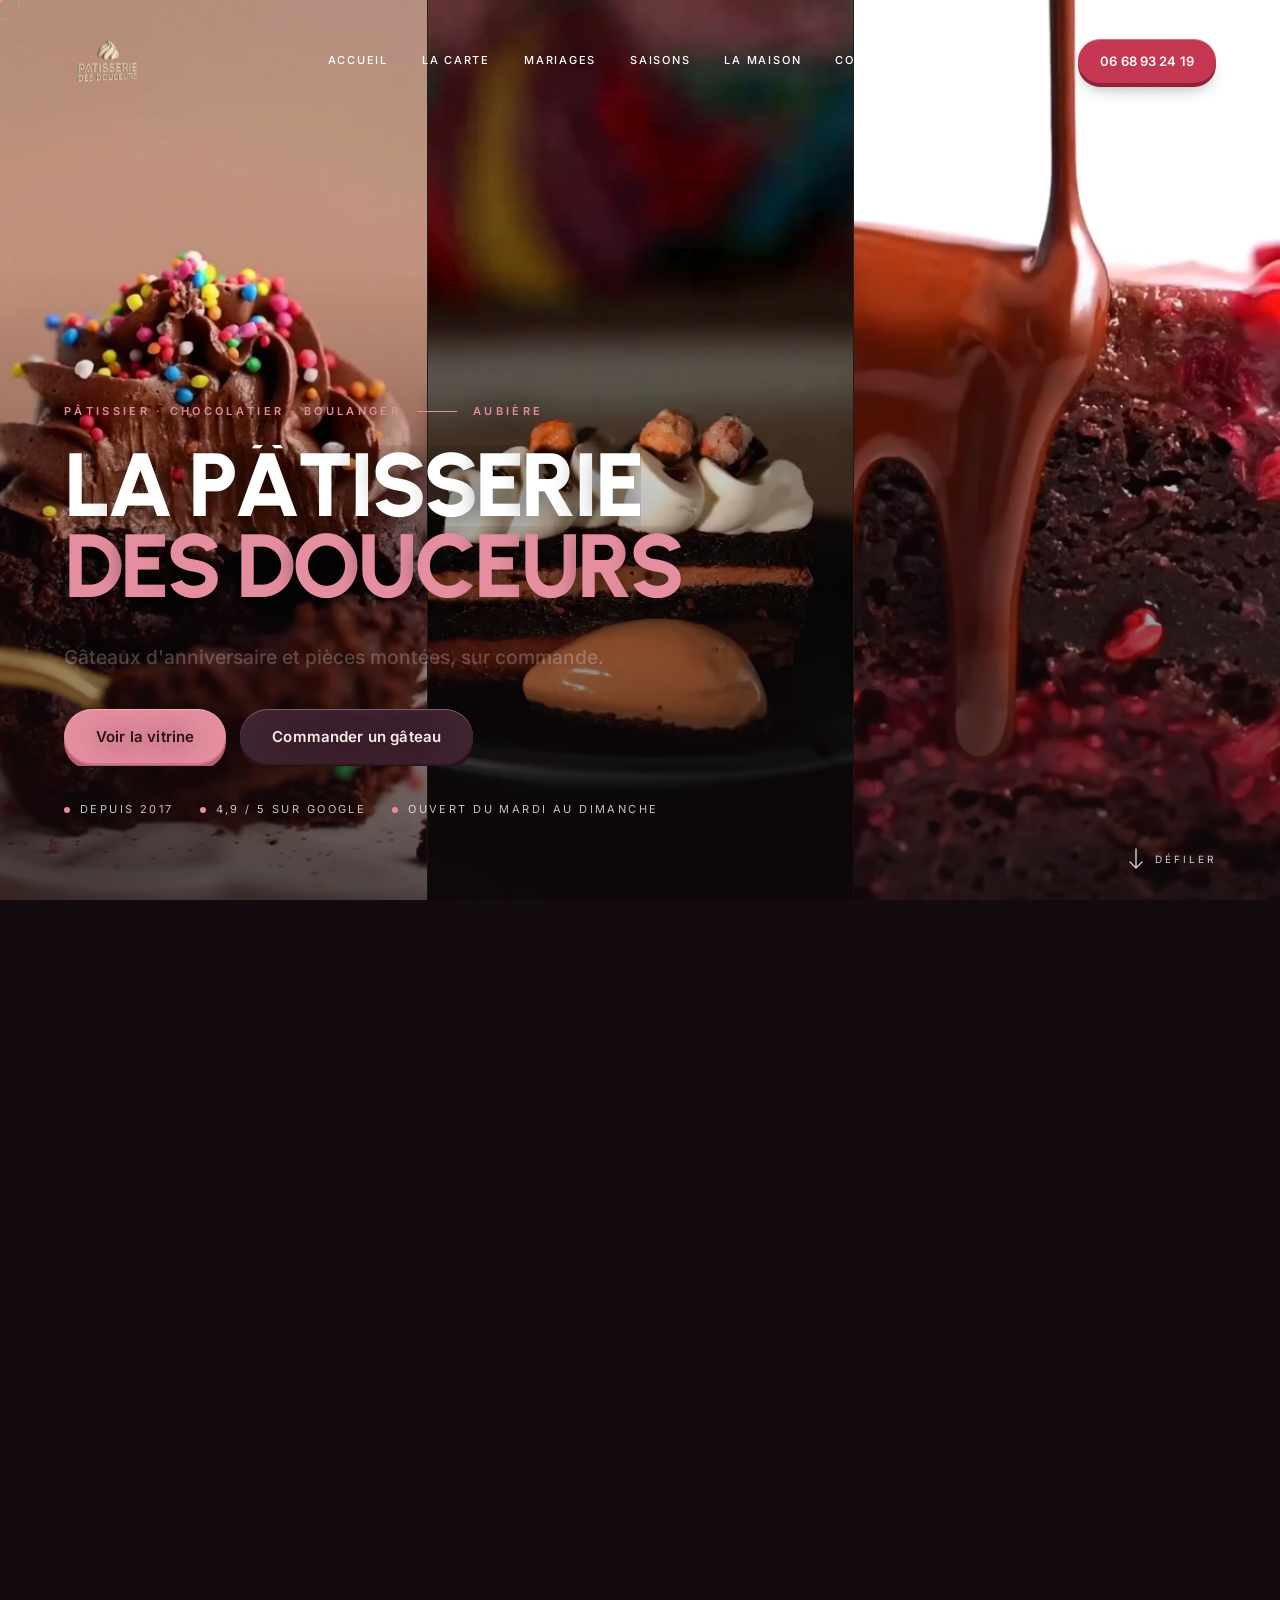
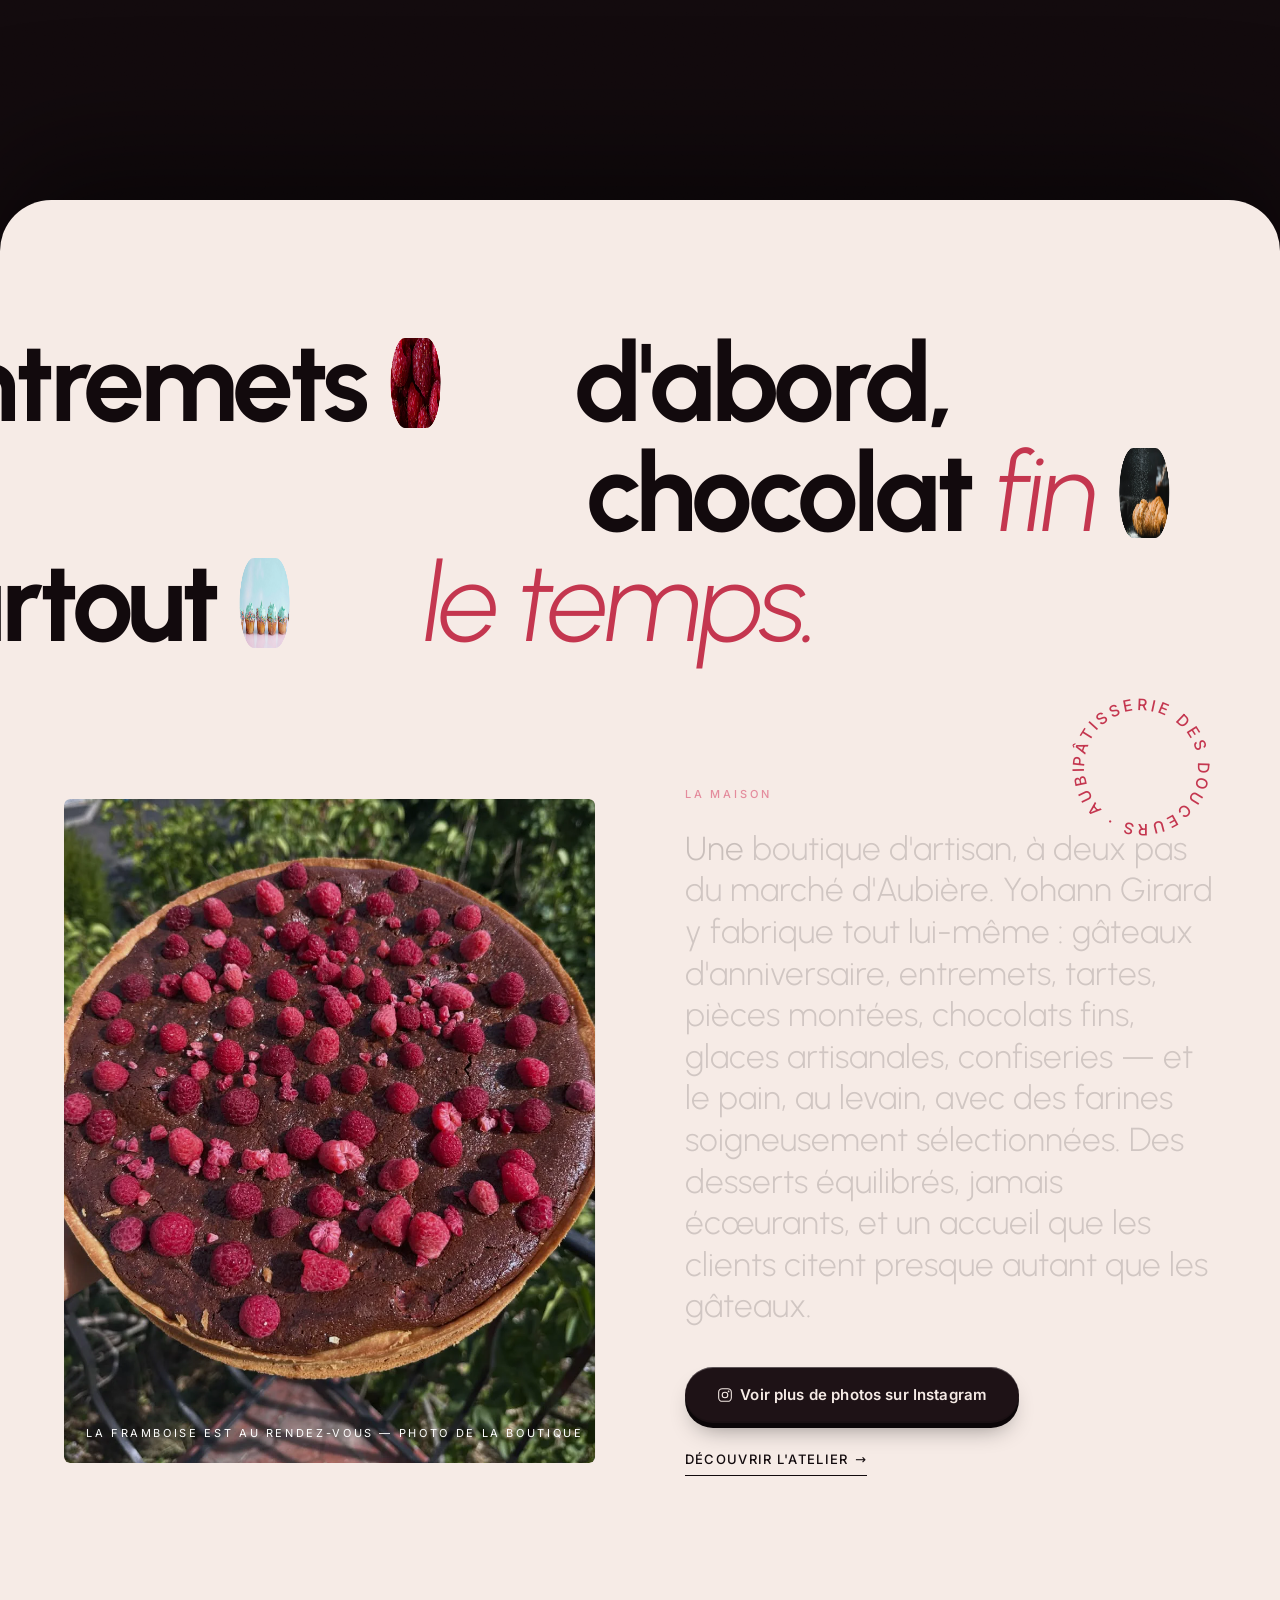
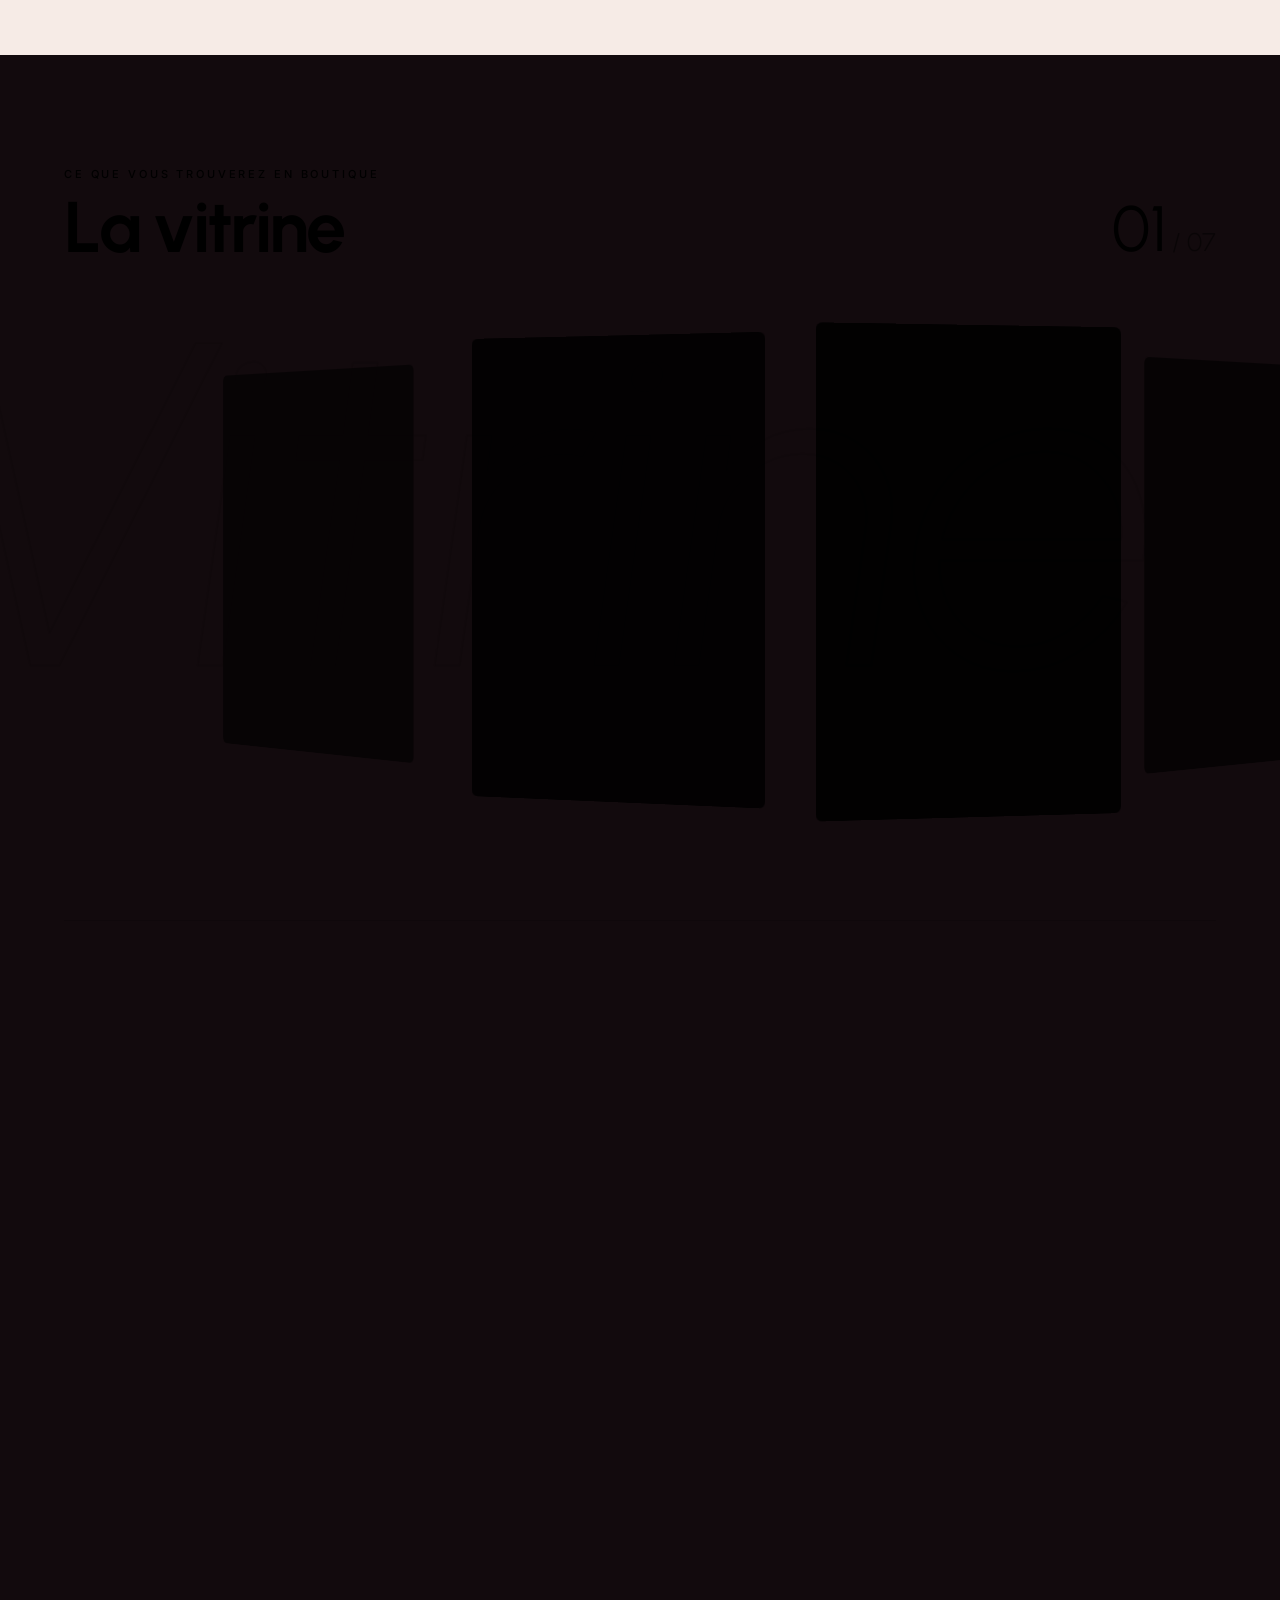
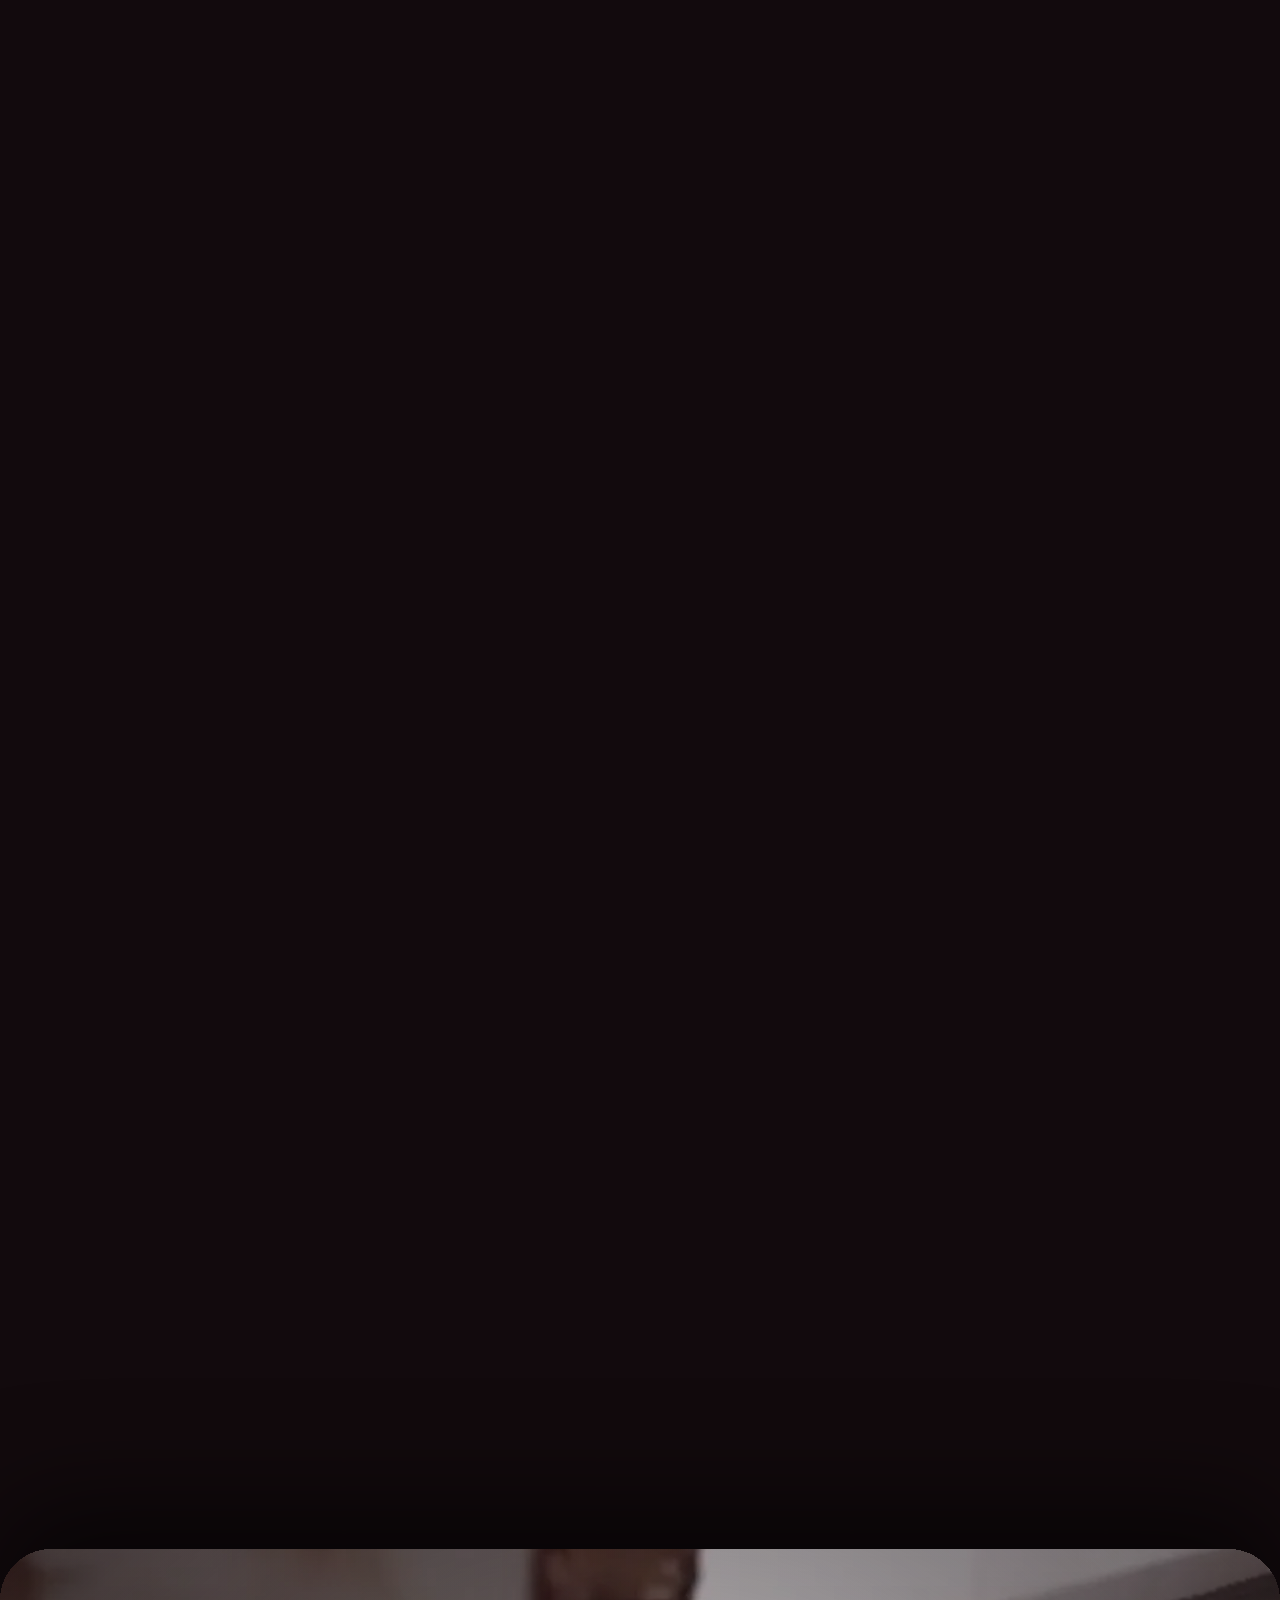
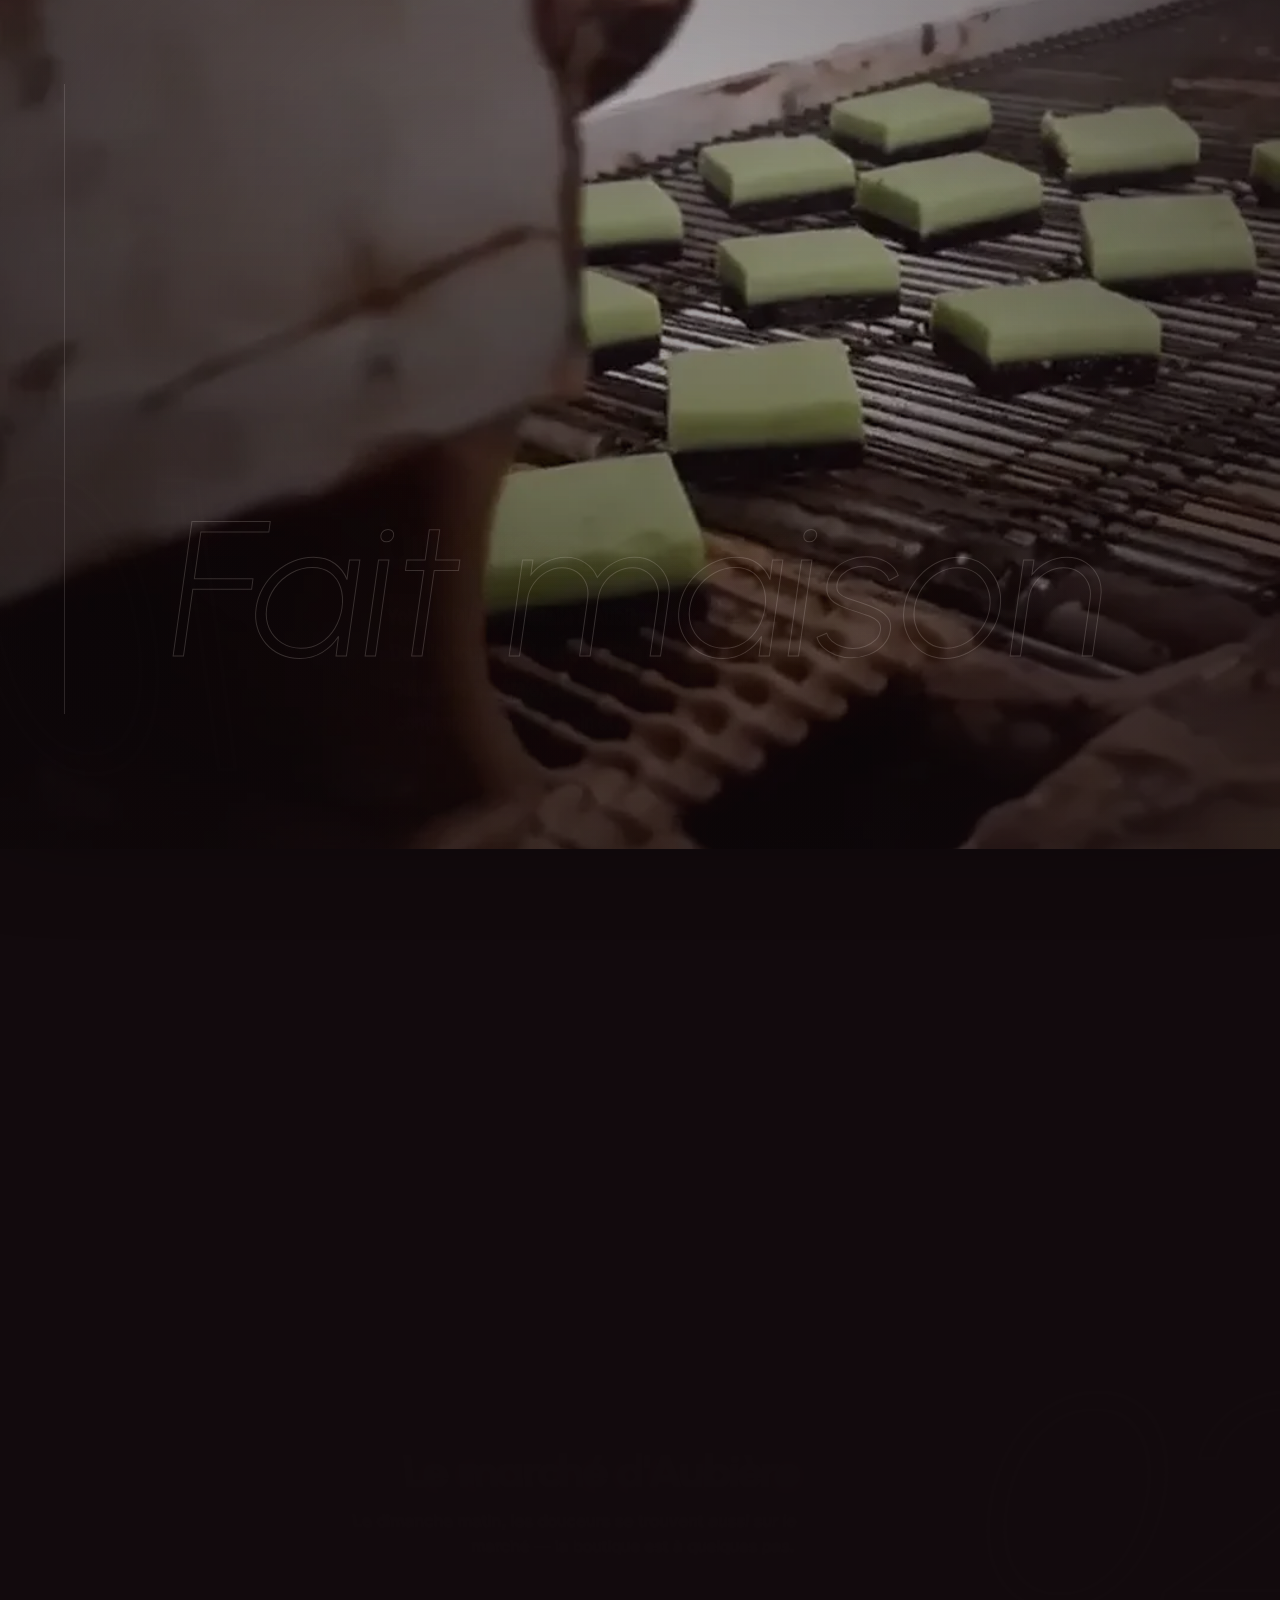
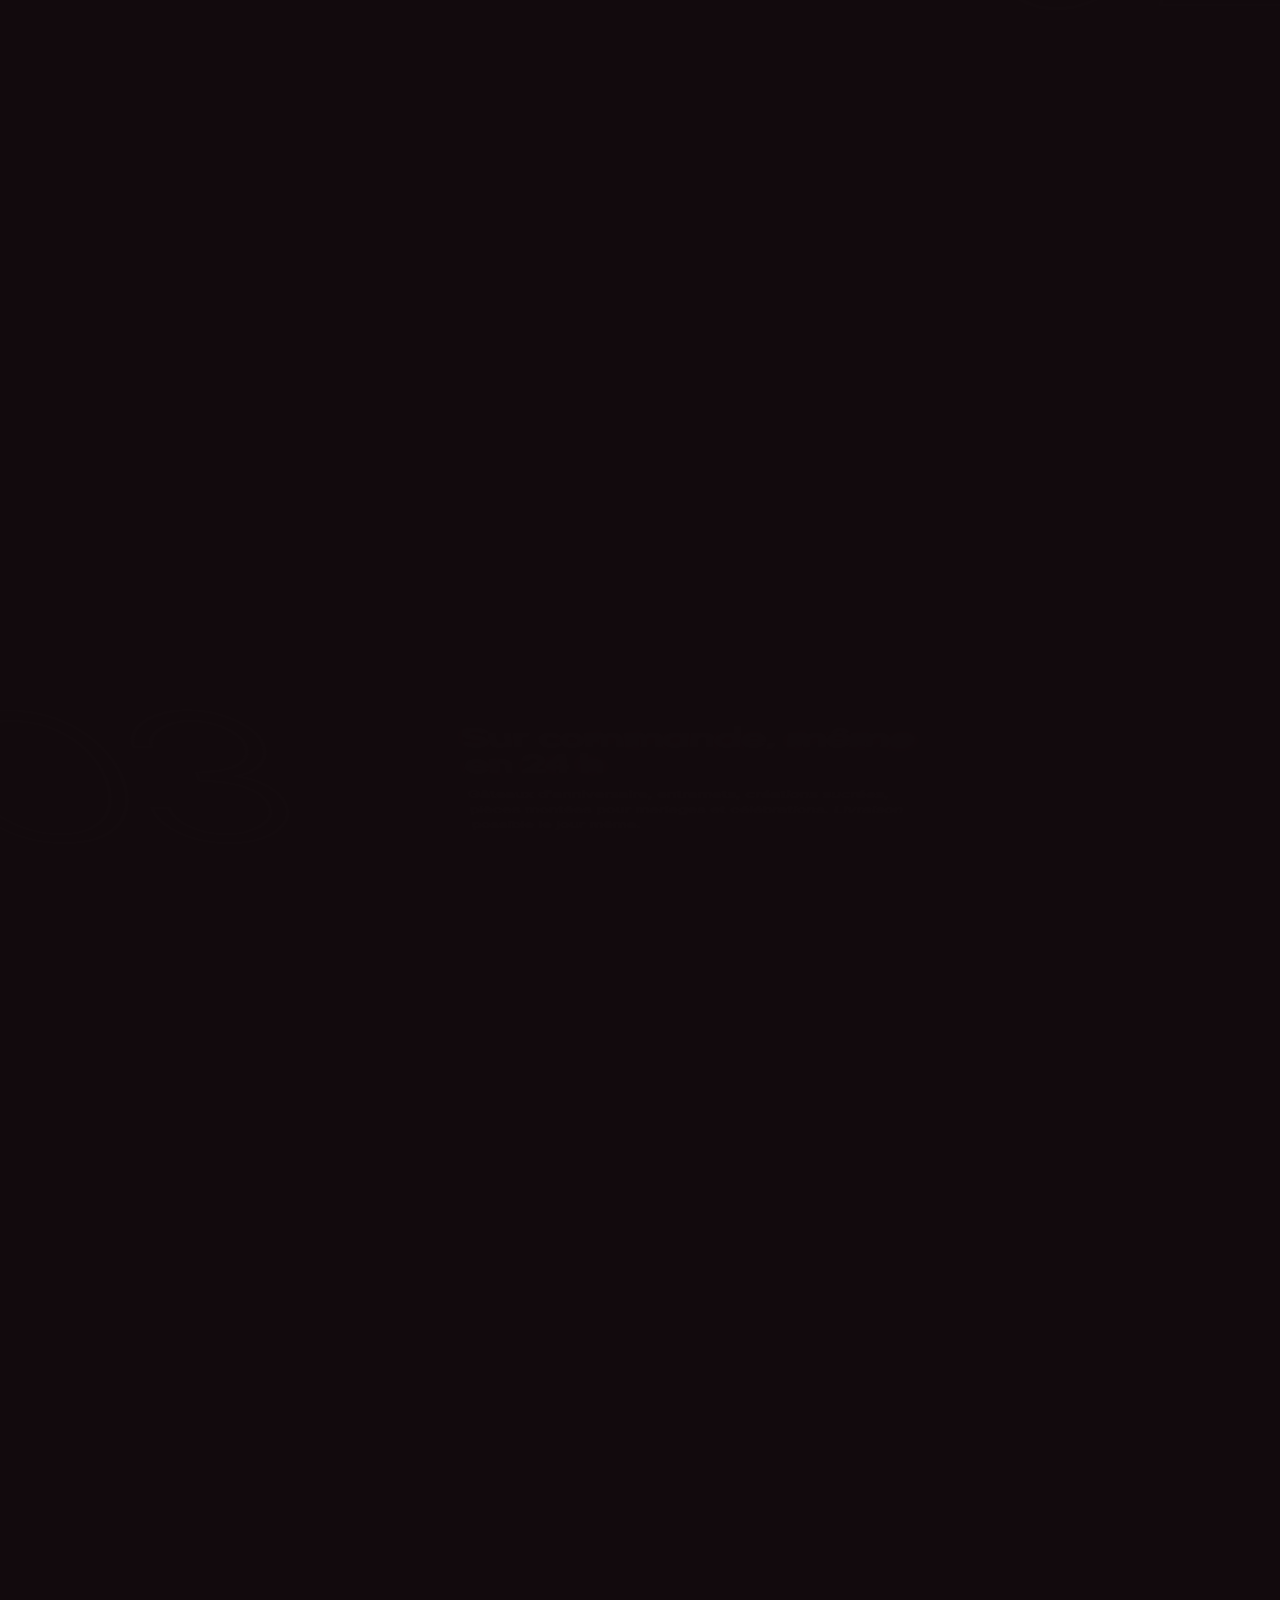
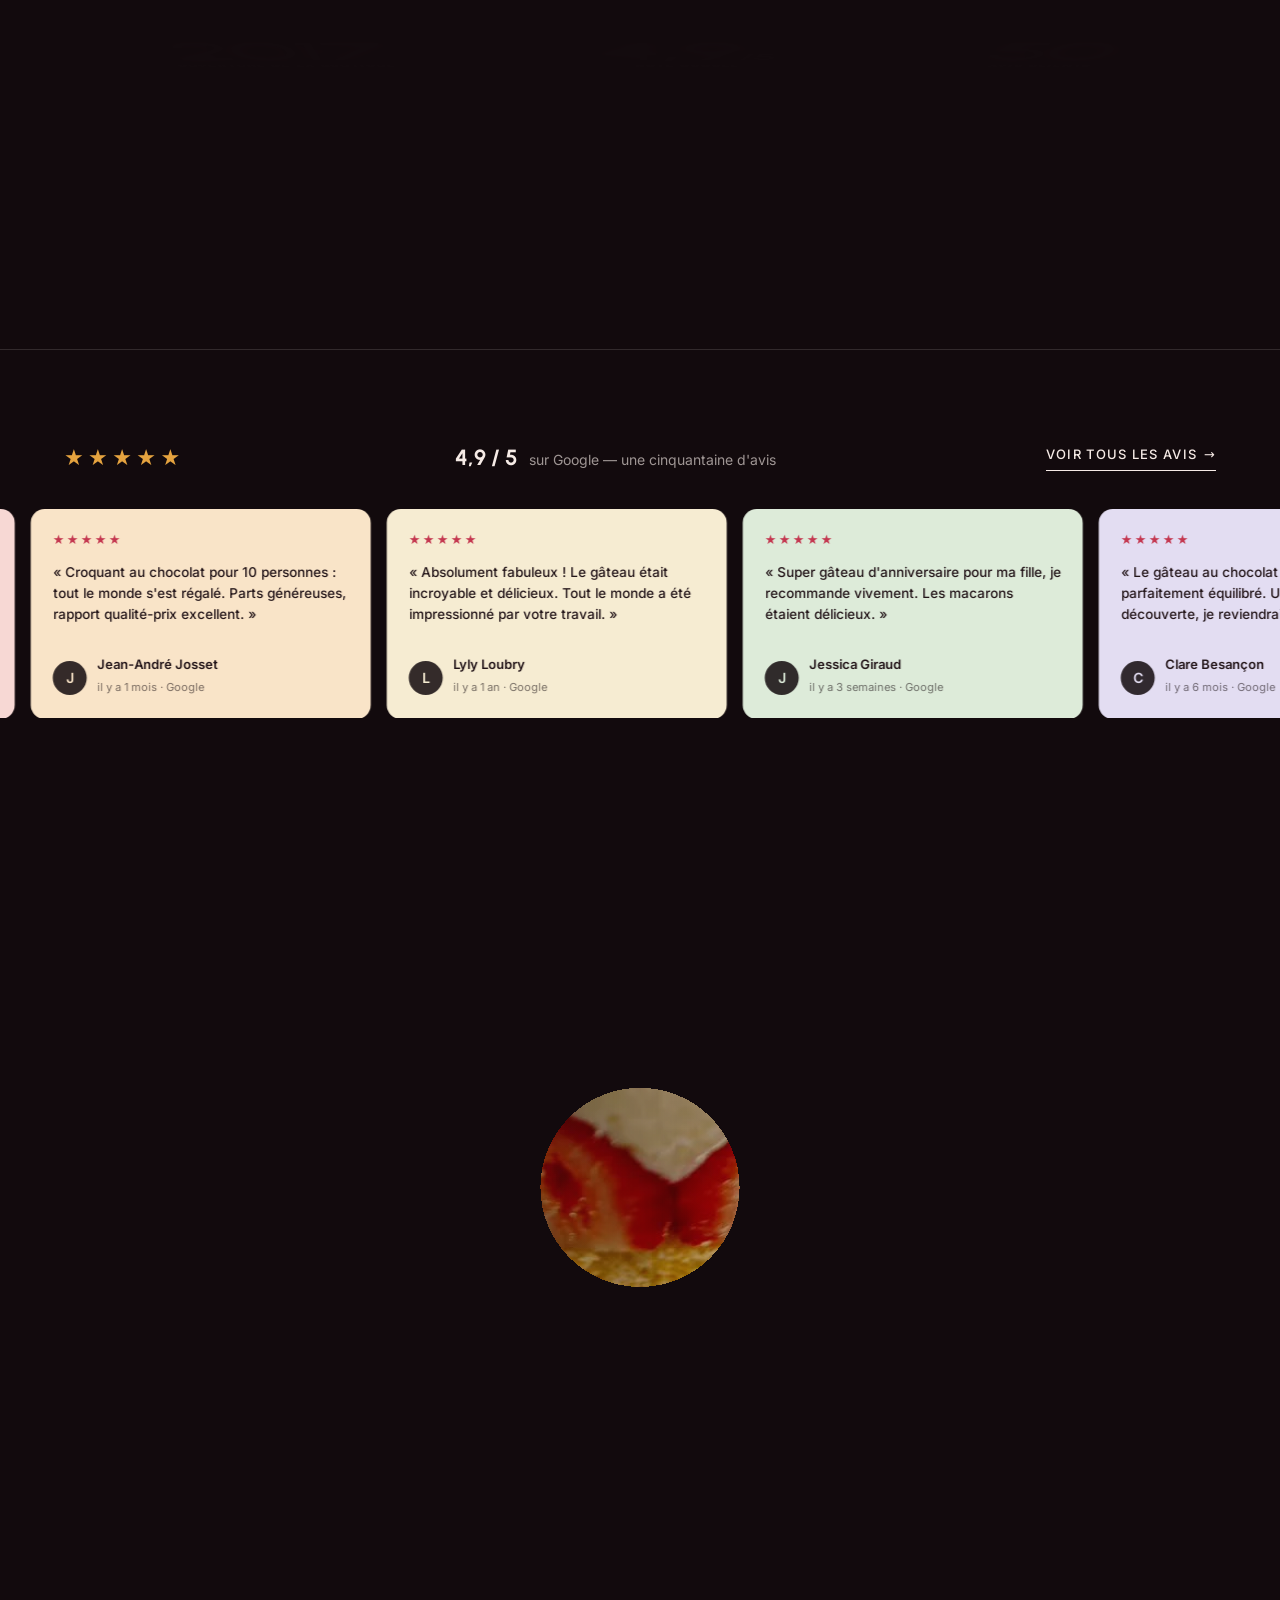
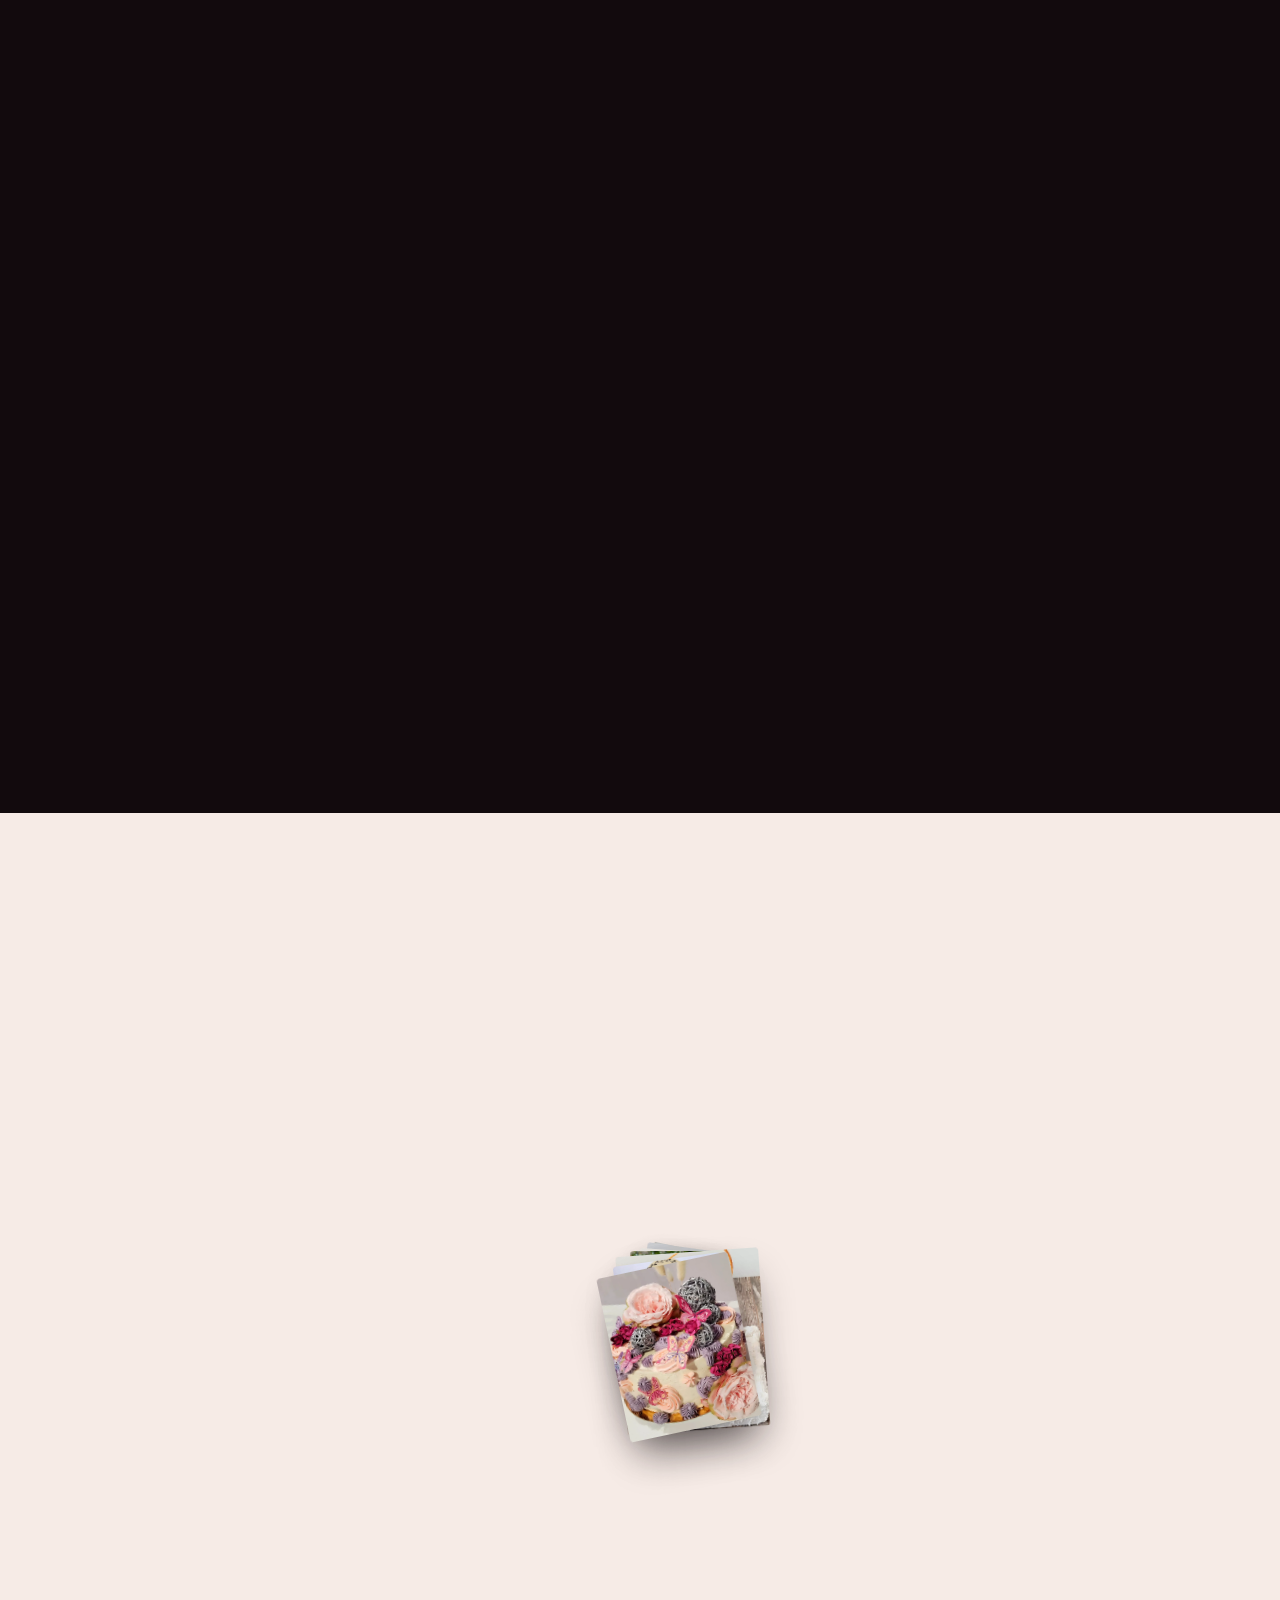
<file: index.html>
<!doctype html>
<html lang="fr">
<head>
<meta charset="utf-8">
<meta name="viewport" content="width=device-width, initial-scale=1">
<title>La Pâtisserie Des Douceurs — Pâtissier chocolatier à Aubière (63)</title>
<meta name="description" content="La Pâtisserie Des Douceurs, Yohann Girard, pâtissier chocolatier à Aubière (63) depuis 2017. Gâteaux d'anniversaire, entremets, tartes, pièces montées de mariage, chocolats fins, glaces artisanales, pain au levain et baguettes tradition. Sur commande au 06 68 93 24 19.">
<link rel="canonical" href="https://lapatisseriedesdouceurs.fr/">
<meta property="og:title" content="La Pâtisserie Des Douceurs — Aubière">
<meta property="og:description" content="Artisan pâtissier chocolatier à Aubière. Entremets, tartes, chocolats, glaces, gâteaux sur commande. Noté 4,9/5 sur Google.">
<meta property="og:image" content="img/hero.webp">
<meta property="og:locale" content="fr_FR">
<link rel="icon" href="data:image/svg+xml,%3Csvg xmlns='http://www.w3.org/2000/svg' viewBox='0 0 32 32'%3E%3Crect width='32' height='32' rx='8' fill='%23120A0D'/%3E%3Ccircle cx='16' cy='17' r='8' fill='%23E48C9D'/%3E%3Ccircle cx='13' cy='13' r='2.2' fill='%23C4364F'/%3E%3Ccircle cx='19' cy='13' r='2.2' fill='%23C4364F'/%3E%3Ccircle cx='16' cy='10' r='2.2' fill='%23C4364F'/%3E%3C/svg%3E">
<link rel="preload" href="fonts/urbanist-latin-800-normal.woff2" as="font" type="font/woff2" crossorigin>
<link rel="preload" href="fonts/urbanist-latin-300-normal.woff2" as="font" type="font/woff2" crossorigin>
<link rel="preload" href="fonts/inter-latin-400-normal.woff2" as="font" type="font/woff2" crossorigin>
<link rel="stylesheet" href="vendor/lenis.css">
<link rel="stylesheet" href="styles.css">
<script type="application/ld+json">
{
  "@context": "https://schema.org",
  "@type": "Bakery",
  "name": "La Pâtisserie Des Douceurs",
  "alternateName": "La Patisserie Des Douceurs",
  "description": "Pâtisserie générale à Aubière : gâteaux d'anniversaire, entremets, tartes et créations sucrées sur commande, pièces montées pour mariages et célébrations, chocolats fins, glaces artisanales, confiseries, pain au levain et baguettes de tradition.",
  "email": "yohann.girard63@gmail.com",
  "founder": { "@type": "Person", "name": "Yohann Girard" },
  "foundingDate": "2017-11",
  "telephone": "+33668932419",
  "address": { "@type": "PostalAddress", "streetAddress": "7 rue des Ramacles", "postalCode": "63170", "addressLocality": "Aubière", "addressRegion": "Auvergne-Rhône-Alpes", "addressCountry": "FR" },
  "geo": { "@type": "GeoCoordinates", "latitude": 45.7500017, "longitude": 3.1126129 },
  "hasMap": "https://www.google.com/maps/place/La+P%C3%A2tisserie+Des+Douceurs/@45.7500017,3.1126129,17z/data=!3m1!4b1!4m6!3m5!1s0x47f71c6318a7c699:0xd2ce1351e3a34133!8m2!3d45.7500017!4d3.1126129!16s%2Fg%2F11g0hn_td8",
  "openingHoursSpecification": [
    { "@type": "OpeningHoursSpecification", "dayOfWeek": ["Tuesday","Wednesday","Thursday","Friday"], "opens": "09:00", "closes": "12:30" },
    { "@type": "OpeningHoursSpecification", "dayOfWeek": ["Tuesday","Wednesday","Thursday","Friday"], "opens": "15:00", "closes": "18:30" },
    { "@type": "OpeningHoursSpecification", "dayOfWeek": "Saturday", "opens": "09:00", "closes": "13:30" },
    { "@type": "OpeningHoursSpecification", "dayOfWeek": "Sunday", "opens": "09:00", "closes": "12:30" }
  ],
  "aggregateRating": { "@type": "AggregateRating", "ratingValue": "4.9", "bestRating": "5", "reviewCount": "50" },
  "sameAs": ["https://www.instagram.com/lapatisseriedesdouceurs/", "https://www.facebook.com/p/La-p%C3%A2tisserie-des-douceurs-100042399776991/"],
  "paymentAccepted": "Carte bancaire, sans contact, espèces",
  "priceRange": "€€",
  "servesCuisine": "Pâtisserie française",
  "isAccessibleForFree": false,
  "amenityFeature": [{ "@type": "LocationFeatureSpecification", "name": "Accès PMR", "value": true }]
}
</script>
</head>
<body>

<div class="grain" aria-hidden="true"></div>

<!-- ══════════ LOADER ══════════ -->
<div class="loader" id="loader">
  <div class="loader__inner">
    <img class="loader__logo" src="img/logo.webp" alt="">
    <span class="loader__mark" data-letters>Pâtisserie des Douceurs</span>
    <span class="loader__sub">Aubière · Depuis 2017</span>
  </div>
  <span class="loader__count"><b id="loadCount">00</b></span>
</div>

<!-- ══════════ CURSEUR ══════════ -->
<div class="cursor" aria-hidden="true"><span class="cursor__dot"></span><span class="cursor__ring"><span class="cursor__label"></span></span></div>

<!-- ══════════ NAV ══════════ -->
<header class="nav" id="nav">
  <button class="nav__burger" id="burger" aria-label="Menu"><i></i><i></i></button>
  <a class="nav__logo" href="index.html" aria-label="Pâtisserie des Douceurs">
    <img class="nav__logo-img" src="img/logo.webp" alt="Pâtisserie des Douceurs">
  </a>
  <nav class="nav__links"><a href="index.html">Accueil</a><a href="carte.html">La carte</a><a href="mariages.html">Mariages</a><a href="saisons.html">Saisons</a><a href="a-propos.html">La maison</a><a href="contact.html">Contact</a></nav>
  <a class="btn btn--pill" href="tel:+33668932419" data-cursor="Appeler" data-magnet>06 68 93 24 19</a>
</header>
<div class="menu" id="menu">
  <a href="index.html">Accueil</a><a href="carte.html">La carte</a><a href="mariages.html">Mariages</a><a href="saisons.html">Saisons</a><a href="a-propos.html">La maison</a><a href="contact.html">Contact</a>
</div>

<main id="top">

<!-- ══════════ 1. HERO — vidéo plein écran, phrases en séquence ══════════ -->
<div class="hero-wrap">
<section class="hero" id="hero">
  <div class="hero__media">
    <div class="hero__cell"><video class="hero__video" autoplay muted loop playsinline poster="img/hero-left.webp" data-src-hd="video/hero-left.mp4" data-src-sd="video/hero-left-720.mp4"></video></div>
    <div class="hero__cell hero__cell--mid"><video class="hero__video" id="heroVideo" autoplay muted loop playsinline poster="img/hero-portrait.webp" data-src-hd="video/hero-portrait.mp4" data-src-sd="video/hero-portrait-720.mp4"></video></div>
    <div class="hero__cell"><video class="hero__video" autoplay muted loop playsinline poster="img/hero-right.webp" data-src-hd="video/hero-right.mp4" data-src-sd="video/hero-right-720.mp4"></video></div>
    <div class="hero__veil"></div>
  </div>
  <script>(function(){var hd=(window.innerWidth>760||window.devicePixelRatio>2);document.querySelectorAll('.hero__video').forEach(function(v){v.src=hd?v.dataset.srcHd:v.dataset.srcSd;});})();</script>
  <div class="hero__text">
    <p class="hero__eyebrow"><span data-letters>Pâtissier · Chocolatier · Boulanger</span><i></i><span data-letters>Aubière</span></p>
    <h1 class="hero__title">
      <span class="hero__line" data-letters>La Pâtisserie</span>
      <span class="hero__line" data-letters>Des Douceurs</span>
    </h1>
    <div class="hero__lines" aria-live="polite">
      <p>Gâteaux d'anniversaire et pièces montées, sur commande.</p>
      <p>Chocolats fins, glaces artisanales, confiseries.</p>
      <p>Pain au levain et baguettes de tradition, chaque matin.</p>
      <p>Tout est fait à l'atelier, 7 rue des Ramacles à Aubière.</p>
    </div>
    <div class="hero__actions">
      <a class="btn btn--light" href="#produits" data-cursor="Découvrir" data-magnet>Voir la vitrine</a>
      <a class="btn btn--ghost" href="mariages.html" data-magnet>Commander un gâteau</a>
    </div>
    <ul class="hero__meta"><li>Depuis 2017</li><li>4,9 / 5 sur Google</li><li>Ouvert du mardi au dimanche</li></ul>
  </div>
  <a class="hero__scroll" href="#manifeste" aria-label="Défiler">
    <svg width="14" height="22" viewBox="0 0 14 22" fill="none"><path d="M7 1v19M1 14l6 6 6-6" stroke="currentColor" stroke-width="1.4" stroke-linecap="round" stroke-linejoin="round"/></svg>
    <span>Défiler</span>
  </a>
</section>
</div>

<!-- ══════════ 2. MANIFESTE — lignes géantes en contre-sens ══════════ -->
<section class="manifeste" id="manifeste">
  <div class="mani__lines" aria-label="Entremets, chocolat fin, et surtout le temps.">
    <div class="mani__line" data-shift="-1"><span>Entremets</span><img class="mani__inline" src="img/berries.webp" alt=""><span>d'abord,</span></div>
    <div class="mani__line mani__line--right" data-shift="1"><span>chocolat</span><span class="it">fin</span><img class="mani__inline" src="img/croissant.webp" alt=""><span>&amp;</span></div>
    <div class="mani__line" data-shift="-1"><span>surtout</span><img class="mani__inline" src="img/hands.webp" alt=""><span class="it">le temps.</span></div>
  </div>
  <div class="mani__grid">
    <figure class="mani__fig" data-reveal-clip>
      <img src="img/maison-framboise.webp" alt="La tarte chocolat-framboise de la boutique, cuite du matin" loading="lazy" data-parallax-img>
      <figcaption>La framboise est au rendez-vous — photo de la boutique</figcaption>
    </figure>
    <div class="mani__text">
      <p class="eyebrow" data-reveal>La maison</p>
      <p class="mani__p" data-scrub-words>Une boutique d'artisan, à deux pas du marché d'Aubière. Yohann Girard y fabrique tout lui-même : gâteaux d'anniversaire, entremets, tartes, pièces montées, chocolats fins, glaces artisanales, confiseries — et le pain, au levain, avec des farines soigneusement sélectionnées. Des desserts équilibrés, jamais écœurants, et un accueil que les clients citent presque autant que les gâteaux.</p>
      <div class="mani__ctas" data-reveal>
        <a class="btn btn--noir" href="https://www.instagram.com/lapatisseriedesdouceurs/" target="_blank" rel="noopener" data-cursor="Ouvrir" data-magnet><svg width="16" height="16" viewBox="0 0 24 24" fill="none" aria-hidden="true"><rect x="2.5" y="2.5" width="19" height="19" rx="5.5" stroke="currentColor" stroke-width="1.6"/><circle cx="12" cy="12" r="4.2" stroke="currentColor" stroke-width="1.6"/><circle cx="17.4" cy="6.6" r="1.3" fill="currentColor"/></svg>Voir plus de photos sur Instagram</a>
        <a class="link" href="#atelier">Découvrir l'atelier <i>→</i></a>
      </div>
    </div>
    <span class="mani__badge" data-speed="-0.5" aria-hidden="true"><svg viewBox="0 0 100 100"><path id="circ" d="M50,50 m-38,0 a38,38 0 1,1 76,0 a38,38 0 1,1 -76,0" fill="none"/><text><textPath href="#circ">PÂTISSERIE DES DOUCEURS · AUBIÈRE · DEPUIS 2017 · </textPath></text></svg></span>
  </div>
</section>

<!-- ══════════ 3. VITRINE — cartes qui volent en profondeur ══════════ -->
<section class="vitrine" id="produits">
  <div class="vitrine__pin">
    <span class="vitrine__ghost" aria-hidden="true">Vitrine</span>
    <header class="vitrine__head">
      <div><p class="eyebrow" data-reveal>Ce que vous trouverez en boutique</p><h2 class="h2" data-letters>La vitrine</h2></div>
      <p class="vitrine__count"><b id="vCur">01</b><span>/ 07</span></p>
    </header>
    <div class="vitrine__track" id="track">
      <article class="card" data-cursor="Voir">
        <div class="card__img"><img src="img/cake-1.webp" alt="" loading="lazy"></div>
        <div class="card__body"><span class="card__n">01</span><h3>Entremets</h3><p>Mousses légères, biscuits moelleux, glaçages soignés — la pièce maîtresse de la vitrine</p><b>Prix en boutique</b></div>
      </article>
      <article class="card" data-cursor="Voir">
        <div class="card__img"><img src="img/cake-6.webp" alt="" loading="lazy"></div>
        <div class="card__body"><span class="card__n">02</span><h3>Tartes</h3><p>Tarte aux myrtilles, tartes de saison, pâte fine et garniture généreuse</p><b>Prix en boutique</b></div>
      </article>
      <article class="card" data-cursor="Voir">
        <div class="card__img"><img src="img/cake-3.webp" alt="" loading="lazy"></div>
        <div class="card__body"><span class="card__n">03</span><h3>Forêt-noire</h3><p>Le classique chocolat-cerise, revisité avec justesse</p><b>Prix en boutique</b></div>
      </article>
      <article class="card" data-cursor="Voir">
        <div class="card__img"><img src="img/macaron.webp" alt="" loading="lazy"></div>
        <div class="card__body"><span class="card__n">04</span><h3>Chocolats &amp; confiserie</h3><p>Bonbons de chocolat et confiseries faits maison — « un superbe chocolatier »</p><b>Prix en boutique</b></div>
      </article>
      <article class="card" data-cursor="Voir">
        <div class="card__img"><img src="img/cake-5.webp" alt="" loading="lazy"></div>
        <div class="card__body"><span class="card__n">05</span><h3>Glaces</h3><p>Glaces et sorbets artisanaux à la belle saison</p><b>Prix en boutique</b></div>
      </article>
      <article class="card" data-cursor="Voir">
        <div class="card__img"><img src="img/tart.webp" alt="" loading="lazy"></div>
        <div class="card__body"><span class="card__n">06</span><h3>Galettes &amp; bûches</h3><p>Galette individuelle au feuilletage croustillant en janvier, bûches maison à Noël</p><b>Selon saison</b></div>
      </article>
      <article class="card" data-cursor="Voir">
        <div class="card__img"><img src="img/atelier.webp" alt="" loading="lazy"></div>
        <div class="card__body"><span class="card__n">07</span><h3>Pain au levain &amp; tradition</h3><p>Baguettes de tradition et pains au levain, farines soigneusement sélectionnées</p><b>Prix en boutique</b></div>
      </article>
      <article class="card card--end">
        <p>La vitrine change avec les saisons. Suivez-la sur Instagram.</p>
        <a class="btn btn--light" href="https://www.instagram.com/lapatisseriedesdouceurs/" target="_blank" rel="noopener" data-cursor="Ouvrir" data-magnet><svg class="ig-ico" viewBox="0 0 24 24" fill="none" aria-hidden="true"><rect x="2.5" y="2.5" width="19" height="19" rx="5.5" stroke="currentColor" stroke-width="1.8"/><circle cx="12" cy="12" r="4.2" stroke="currentColor" stroke-width="1.8"/><circle cx="17.4" cy="6.6" r="1.4" fill="currentColor"/></svg>@lapatisseriedesdouceurs</a>
      </article>
    </div>
    <div class="vitrine__bar"><i id="vBar"></i></div>
  </div>
</section>

<!-- ══════════ 4. ATELIER — chiffres géants ══════════ -->
<section class="atelier" id="atelier">
  <div class="atelier__sticky">
    <video class="atelier__video" autoplay muted loop playsinline poster="img/atelier-bg.webp" data-src-hd="video/atelier-bg.mp4" data-src-sd="video/atelier-bg-720.mp4"></video>
    <div class="atelier__veil"></div>
    <p class="atelier__word" data-speed="0.3">Fait maison</p>
    <div class="atelier__line"><i id="aLine"></i></div>
  </div>
  <div class="atelier__steps">
    <div class="step" data-3d>
      <span class="step__n">01</span>
      <div class="step__body"><h3>Un artisan, un atelier</h3><p>Yohann Girard s'installe à Aubière en novembre 2017. Depuis, tout ce qui est en vitrine est fabriqué sur place : pâtisserie générale, chocolats fins, glaces artisanales, confiseries, pain au levain et baguettes de tradition.</p></div>
    </div>
    <div class="step step--right" data-3d>
      <span class="step__n">02</span>
      <div class="step__body"><h3>Le marché d'Aubière</h3><p>Le dimanche matin, les douceurs se trouvent aussi sur le marché — la boutique est à quelques pas.</p></div>
    </div>
    <div class="step" data-3d>
      <span class="step__n">03</span>
      <div class="step__body"><h3>Sur commande, même en 24 h</h3><p>Gâteaux d'anniversaire, entremets, créations sucrées, pièces montées pour mariages et célébrations. Livraison possible le jour même.</p></div>
    </div>
    <div class="step step--stats" data-3d>
      <div><b data-count="2017">0</b><span>Ouverture de la boutique</span></div>
      <div><b>4,9<small>/5</small></b><span>Note Google</span></div>
      <div><b data-count="50">0</b><span>Avis clients</span></div>
    </div>
  </div>
</section>


<!-- ══════════ 4b. AVIS GOOGLE — bandeau défilant ══════════ -->
<section class="avis-band" aria-label="Avis Google">
  <div class="avis-band__head">
    <span class="avis-band__stars" aria-hidden="true">★★★★★</span>
    <p class="avis-band__note"><b>4,9 / 5</b> sur Google — une cinquantaine d'avis</p>
    <a class="link" href="https://share.google/u4BPhog5sqUFzvgVQ" target="_blank" rel="noopener" data-cursor="Ouvrir">Voir tous les avis <i>→</i></a>
  </div>
  <div class="marquee avis-band__row"><div class="marquee__row" data-marquee><span class="avis-band__set"><article class="acard" style="--t:#F7D8D4"><div class="acard__stars" aria-label="5 étoiles sur 5">★★★★★</div><p>« Une magnifique Pavlova, subtilement équilibrée et dosée… et je ne vous parle pas des chocolats ! À consommer sans modération. »</p><footer><i>N</i><div><b>NathR63</b><span>il y a 7 mois · Google</span></div></footer></article><article class="acard" style="--t:#F9E4C8"><div class="acard__stars" aria-label="5 étoiles sur 5">★★★★★</div><p>« Croquant au chocolat pour 10 personnes : tout le monde s'est régalé. Parts généreuses, rapport qualité-prix excellent. »</p><footer><i>J</i><div><b>Jean-André Josset</b><span>il y a 1 mois · Google</span></div></footer></article><article class="acard" style="--t:#F6ECD2"><div class="acard__stars" aria-label="5 étoiles sur 5">★★★★★</div><p>« Absolument fabuleux ! Le gâteau était incroyable et délicieux. Tout le monde a été impressionné par votre travail. »</p><footer><i>L</i><div><b>Lyly Loubry</b><span>il y a 1 an · Google</span></div></footer></article><article class="acard" style="--t:#DDEBD9"><div class="acard__stars" aria-label="5 étoiles sur 5">★★★★★</div><p>« Super gâteau d'anniversaire pour ma fille, je recommande vivement. Les macarons étaient délicieux. »</p><footer><i>J</i><div><b>Jessica Giraud</b><span>il y a 3 semaines · Google</span></div></footer></article><article class="acard" style="--t:#E3DDF2"><div class="acard__stars" aria-label="5 étoiles sur 5">★★★★★</div><p>« Le gâteau au chocolat était fin, subtil et parfaitement équilibré. Une très belle découverte, je reviendrai sans hésiter ! »</p><footer><i>C</i><div><b>Clare Besançon</b><span>il y a 6 mois · Google</span></div></footer></article><article class="acard" style="--t:#F3D7E4"><div class="acard__stars" aria-label="5 étoiles sur 5">★★★★★</div><p>« Superbe tarte aux myrtilles, extraordinaire tarte aux framboises. Un régal — merci et bravo ! »</p><footer><i>B</i><div><b>Benoît T.</b><span>il y a 9 mois · Google</span></div></footer></article><article class="acard" style="--t:#F7D8D4"><div class="acard__stars" aria-label="5 étoiles sur 5">★★★★★</div><p>« Pièce montée pour un baptême : tout a été respecté, livrée sur place à la salle des fêtes. Tout le monde s'est régalé. »</p><footer><i>A</i><div><b>Amandine Girard</b><span>avril 2023 · Google</span></div></footer></article><article class="acard" style="--t:#F9E4C8"><div class="acard__stars" aria-label="5 étoiles sur 5">★★★★★</div><p>« Du chocolat et des gâteaux qui sont à tomber. Sans aucun doute un des meilleurs pâtissiers de la région. »</p><footer><i>N</i><div><b>Nicolas</b><span>juin 2023 · Google</span></div></footer></article><article class="acard" style="--t:#F6ECD2"><div class="acard__stars" aria-label="5 étoiles sur 5">★★★★★</div><p>« Gâteau d'anniversaire commandé à peine 24 h avant, excellent et magnifique ! Je recommande fortement. »</p><footer><i>C</i><div><b>Charlotte C.</b><span>août 2024 · Google</span></div></footer></article><article class="acard" style="--t:#DDEBD9"><div class="acard__stars" aria-label="5 étoiles sur 5">★★★★★</div><p>« Les desserts sont parfaitement équilibrés, pas écœurants ni trop sucrés. C'est un sans-faute, et le pâtissier est très accueillant. »</p><footer><i>S</i><div><b>Sanaa Brm</b><span>décembre 2024 · Google</span></div></footer></article><article class="acard" style="--t:#E3DDF2"><div class="acard__stars" aria-label="5 étoiles sur 5">★★★★★</div><p>« Superbe prestation pour un mariage de 120 convives, avec un support sur mesure. Rapport qualité-prix excellent. »</p><footer><i>G</i><div><b>Guillaume Desgache</b><span>juillet 2025 · Google</span></div></footer></article><article class="acard" style="--t:#F3D7E4"><div class="acard__stars" aria-label="5 étoiles sur 5">★★★★★</div><p>« Tout est bon : le chocolat maison, la guimauve… et le tiramisu ! J'y vais dès que je peux depuis des années. »</p><footer><i>A</i><div><b>Aminou</b><span>il y a 8 mois · Google</span></div></footer></article></span><span class="avis-band__set" aria-hidden="true"><article class="acard" style="--t:#F7D8D4"><div class="acard__stars" aria-label="5 étoiles sur 5">★★★★★</div><p>« Une magnifique Pavlova, subtilement équilibrée et dosée… et je ne vous parle pas des chocolats ! À consommer sans modération. »</p><footer><i>N</i><div><b>NathR63</b><span>il y a 7 mois · Google</span></div></footer></article><article class="acard" style="--t:#F9E4C8"><div class="acard__stars" aria-label="5 étoiles sur 5">★★★★★</div><p>« Croquant au chocolat pour 10 personnes : tout le monde s'est régalé. Parts généreuses, rapport qualité-prix excellent. »</p><footer><i>J</i><div><b>Jean-André Josset</b><span>il y a 1 mois · Google</span></div></footer></article><article class="acard" style="--t:#F6ECD2"><div class="acard__stars" aria-label="5 étoiles sur 5">★★★★★</div><p>« Absolument fabuleux ! Le gâteau était incroyable et délicieux. Tout le monde a été impressionné par votre travail. »</p><footer><i>L</i><div><b>Lyly Loubry</b><span>il y a 1 an · Google</span></div></footer></article><article class="acard" style="--t:#DDEBD9"><div class="acard__stars" aria-label="5 étoiles sur 5">★★★★★</div><p>« Super gâteau d'anniversaire pour ma fille, je recommande vivement. Les macarons étaient délicieux. »</p><footer><i>J</i><div><b>Jessica Giraud</b><span>il y a 3 semaines · Google</span></div></footer></article><article class="acard" style="--t:#E3DDF2"><div class="acard__stars" aria-label="5 étoiles sur 5">★★★★★</div><p>« Le gâteau au chocolat était fin, subtil et parfaitement équilibré. Une très belle découverte, je reviendrai sans hésiter ! »</p><footer><i>C</i><div><b>Clare Besançon</b><span>il y a 6 mois · Google</span></div></footer></article><article class="acard" style="--t:#F3D7E4"><div class="acard__stars" aria-label="5 étoiles sur 5">★★★★★</div><p>« Superbe tarte aux myrtilles, extraordinaire tarte aux framboises. Un régal — merci et bravo ! »</p><footer><i>B</i><div><b>Benoît T.</b><span>il y a 9 mois · Google</span></div></footer></article><article class="acard" style="--t:#F7D8D4"><div class="acard__stars" aria-label="5 étoiles sur 5">★★★★★</div><p>« Pièce montée pour un baptême : tout a été respecté, livrée sur place à la salle des fêtes. Tout le monde s'est régalé. »</p><footer><i>A</i><div><b>Amandine Girard</b><span>avril 2023 · Google</span></div></footer></article><article class="acard" style="--t:#F9E4C8"><div class="acard__stars" aria-label="5 étoiles sur 5">★★★★★</div><p>« Du chocolat et des gâteaux qui sont à tomber. Sans aucun doute un des meilleurs pâtissiers de la région. »</p><footer><i>N</i><div><b>Nicolas</b><span>juin 2023 · Google</span></div></footer></article><article class="acard" style="--t:#F6ECD2"><div class="acard__stars" aria-label="5 étoiles sur 5">★★★★★</div><p>« Gâteau d'anniversaire commandé à peine 24 h avant, excellent et magnifique ! Je recommande fortement. »</p><footer><i>C</i><div><b>Charlotte C.</b><span>août 2024 · Google</span></div></footer></article><article class="acard" style="--t:#DDEBD9"><div class="acard__stars" aria-label="5 étoiles sur 5">★★★★★</div><p>« Les desserts sont parfaitement équilibrés, pas écœurants ni trop sucrés. C'est un sans-faute, et le pâtissier est très accueillant. »</p><footer><i>S</i><div><b>Sanaa Brm</b><span>décembre 2024 · Google</span></div></footer></article><article class="acard" style="--t:#E3DDF2"><div class="acard__stars" aria-label="5 étoiles sur 5">★★★★★</div><p>« Superbe prestation pour un mariage de 120 convives, avec un support sur mesure. Rapport qualité-prix excellent. »</p><footer><i>G</i><div><b>Guillaume Desgache</b><span>juillet 2025 · Google</span></div></footer></article><article class="acard" style="--t:#F3D7E4"><div class="acard__stars" aria-label="5 étoiles sur 5">★★★★★</div><p>« Tout est bon : le chocolat maison, la guimauve… et le tiramisu ! J'y vais dès que je peux depuis des années. »</p><footer><i>A</i><div><b>Aminou</b><span>il y a 8 mois · Google</span></div></footer></article></span></div></div>
</section>

<!-- ══════════ 5. SUR COMMANDE — déformation WebGL ══════════ -->
<section class="signature" id="signature">
  <div class="sig__pin">
    <canvas class="sig__canvas" id="sigCanvas"></canvas>
    <img class="sig__fallback" src="img/sig-1.webp" alt="" aria-hidden="true">
    <div class="sig__veil"></div>
    <div class="sig__ghost" aria-hidden="true"><span>D</span><span>O</span><span>U</span><span>C</span><span>E</span><span>U</span><span>R</span><span>S</span></div>
    <div class="sig__slides">
      <article class="sig__slide is-active">
        <p class="eyebrow">01 — Sur commande</p>
        <h2><span data-letters>Gâteaux</span><span data-letters>d'anniversaire</span></h2>
        <p>« Commandé à peine 24 h avant, et qui était excellent et magnifique ! » — Charlotte C., avis Google. Photo : le fraisier du 24 août.</p>
        <b>Sur devis</b>
      </article>
      <article class="sig__slide">
        <p class="eyebrow">02 — Sur commande</p>
        <h2><span data-letters>Pièces</span><span data-letters>montées</span></h2>
        <p>Mariages et célébrations : la pièce montée conçue avec vous, livrée sur place le jour J.</p>
        <b>Sur devis</b>
      </article>
      <article class="sig__slide">
        <p class="eyebrow">03 — Sur commande</p>
        <h2><span data-letters>Buffets</span><span data-letters>de desserts</span></h2>
        <p>Entremets, tartes et pièces individuelles dressés sur présentoirs — pour vos réceptions et fêtes de famille.</p>
        <b>Sur devis</b>
      </article>
    </div>
    <div class="sig__progress"><i id="sBar"></i></div>
    <a class="btn btn--light sig__cta" href="tel:+33668932419" data-cursor="Appeler" data-magnet>Commander · 06 68 93 24 19</a>
  </div>
</section>

<!-- ══════════ 6. GALERIE — éventail depuis une pile ══════════ -->
<section class="galerie" id="galerie">
  <div class="gal__pin">
    <div class="gal__stage">
      <figure class="gal__item" style="--x:-34;--y:-24;--r:-7deg;--w:19"><div><img src="img/gal-2.webp" alt="Wedding cake aux fleurs" loading="lazy"></div></figure>
      <figure class="gal__item" style="--x:31;--y:-27;--r:6deg;--w:16"><div><img src="img/gal-3.webp" alt="Wedding cake deux étages" loading="lazy"></div></figure>
      <figure class="gal__item" style="--x:-8;--y:20;--r:-3deg;--w:22"><div><img src="img/gal-5.webp" alt="Pièce montée en choux" loading="lazy"></div></figure>
      <figure class="gal__item" style="--x:34;--y:22;--r:8deg;--w:17"><div><img src="img/gal-6.webp" alt="Tarte à la framboise" loading="lazy"></div></figure>
      <figure class="gal__item" style="--x:-37;--y:18;--r:5deg;--w:14"><div><img src="img/gal-1.webp" alt="Bugnes maison" loading="lazy"></div></figure>
      <figure class="gal__item" style="--x:9;--y:-28;--r:-5deg;--w:15"><div><img src="img/gal-4.webp" alt="Gâteau d’anniversaire" loading="lazy"></div></figure>
      <figure class="gal__item" style="--x:-14;--y:-6;--r:2deg;--w:13"><div><img src="img/gal-7.webp" alt="Caroline, choux garni de crème pâtissière" loading="lazy"></div></figure>
    </div>
    <header class="gal__head">
      <p class="eyebrow">Galerie</p>
      <h2 class="gal__title" data-letters>Instants de vitrine</h2>
    </header>
  </div>
</section>

<!-- ══════════ 7. BOUTIQUE ══════════ -->
<section class="boutique" id="boutique">
  <div class="boutique__grid">
    <div class="boutique__text">
      <p class="eyebrow" data-reveal>La boutique</p>
      <h2 class="h2" data-letters>Venez la goûter</h2>
      <dl class="boutique__info">
        <div data-reveal><dt>Adresse</dt><dd><a href="https://www.google.com/maps/place/La+P%C3%A2tisserie+Des+Douceurs/@45.7500017,3.1126129,17z/data=!3m1!4b1!4m6!3m5!1s0x47f71c6318a7c699:0xd2ce1351e3a34133!8m2!3d45.7500017!4d3.1126129!16s%2Fg%2F11g0hn_td8" target="_blank" rel="noopener" data-cursor="Itinéraire">7 rue des Ramacles<br>63170 Aubière</a><br><small>Bus P40 · E1 · E6 à 20 m · Tram A à 1 km</small></dd></div>
        <div data-reveal><dt>Horaires</dt><dd>Mar – Ven · 9 h – 12 h 30 &amp; 15 h – 18 h 30<br>Sam · 9 h – 13 h 30 · Dim · 9 h – 12 h 30<br><small>Fermé le lundi</small></dd></div>
        <div data-reveal><dt>Commandes</dt><dd><a href="tel:+33668932419">06 68 93 24 19</a><br><a href="mailto:yohann.girard63@gmail.com">yohann.girard63@gmail.com</a><br><small><a href="https://www.instagram.com/lapatisseriedesdouceurs/" target="_blank" rel="noopener"><svg class="ig-ico" viewBox="0 0 24 24" fill="none" aria-hidden="true"><rect x="2.5" y="2.5" width="19" height="19" rx="5.5" stroke="currentColor" stroke-width="1.8"/><circle cx="12" cy="12" r="4.2" stroke="currentColor" stroke-width="1.8"/><circle cx="17.4" cy="6.6" r="1.4" fill="currentColor"/></svg>Instagram</a> · <a href="https://www.facebook.com/p/La-p%C3%A2tisserie-des-douceurs-100042399776991/" target="_blank" rel="noopener">Facebook</a></small></dd></div>
        <div data-reveal><dt>Bon à savoir</dt><dd><small>Accès PMR (entrée de plain-pied, parking et toilettes adaptés) · CB &amp; sans contact · Livraison le jour même possible</small></dd></div>
      </dl>
      <form class="boutique__form" data-reveal id="orderForm">
        <input type="text" name="nom" placeholder="Votre nom" required>
        <input type="tel" name="tel" placeholder="Votre téléphone" required>
        <input type="date" name="date" aria-label="Date souhaitée" required>
        <textarea name="msg" rows="3" placeholder="Votre commande : gâteau d'anniversaire, pièce montée, nombre de parts, parfums…" required></textarea>
        <button class="btn btn--light" type="submit" data-cursor="Envoyer" data-magnet>Envoyer la demande</button>
        <a class="btn btn--ghost" href="https://www.google.com/maps/place/La+P%C3%A2tisserie+Des+Douceurs/@45.7500017,3.1126129,17z/data=!3m1!4b1!4m6!3m5!1s0x47f71c6318a7c699:0xd2ce1351e3a34133!8m2!3d45.7500017!4d3.1126129!16s%2Fg%2F11g0hn_td8" target="_blank" rel="noopener" data-magnet>Itinéraire</a>
        <p class="boutique__ok">La demande s'ouvre dans votre messagerie — il ne reste qu'à l'envoyer.</p>
      </form>
    </div>
    <figure class="boutique__img tilt" data-tilt data-reveal-clip>
      <div class="tilt__inner"><img src="img/boutique.webp" alt="La vitrine de la boutique, rue des Ramacles" loading="lazy" data-parallax-img></div>
      <span class="boutique__stamp" data-speed="-0.4">4,9 / 5<br><small>Google</small></span>
    </figure>
  </div>

  <footer class="footer">
    <p class="footer__giant" aria-hidden="true">Douceurs</p>
    <div class="marquee footer__marquee" aria-hidden="true"><div class="marquee__row" data-marquee data-dir="-1"><span>Pâtisserie · Chocolaterie · Glaces · Confiserie — Aubière — </span><span>Pâtisserie · Chocolaterie · Glaces · Confiserie — Aubière — </span><span>Pâtisserie · Chocolaterie · Glaces · Confiserie — Aubière — </span></div></div>
    <img class="footer__logo" src="img/logo.webp" alt="Pâtisserie des Douceurs">
    <div class="footer__row">
      <span>© 2026 La Pâtisserie Des Douceurs · Yohann Girard, entrepreneur individuel · 7 rue des Ramacles, 63170 Aubière · SIRET 833 167 109 00010 · TVA FR04833167109</span>
      <span><a href="carte.html">La carte</a> · <a href="mariages.html">Mariages</a> · <a href="saisons.html">Saisons</a> · <a href="a-propos.html">La maison</a> · <a href="contact.html">Contact</a> · <a href="mentions-legales.html">Mentions légales</a></span>
    </div>
  </footer>
</section>

</main>

<script src="vendor/gsap.min.js"></script>
<script src="vendor/ScrollTrigger.min.js"></script>
<script src="vendor/lenis.min.js"></script>
<script src="gl.js"></script>
<script src="main.js"></script>
</body>
</html>
</file>
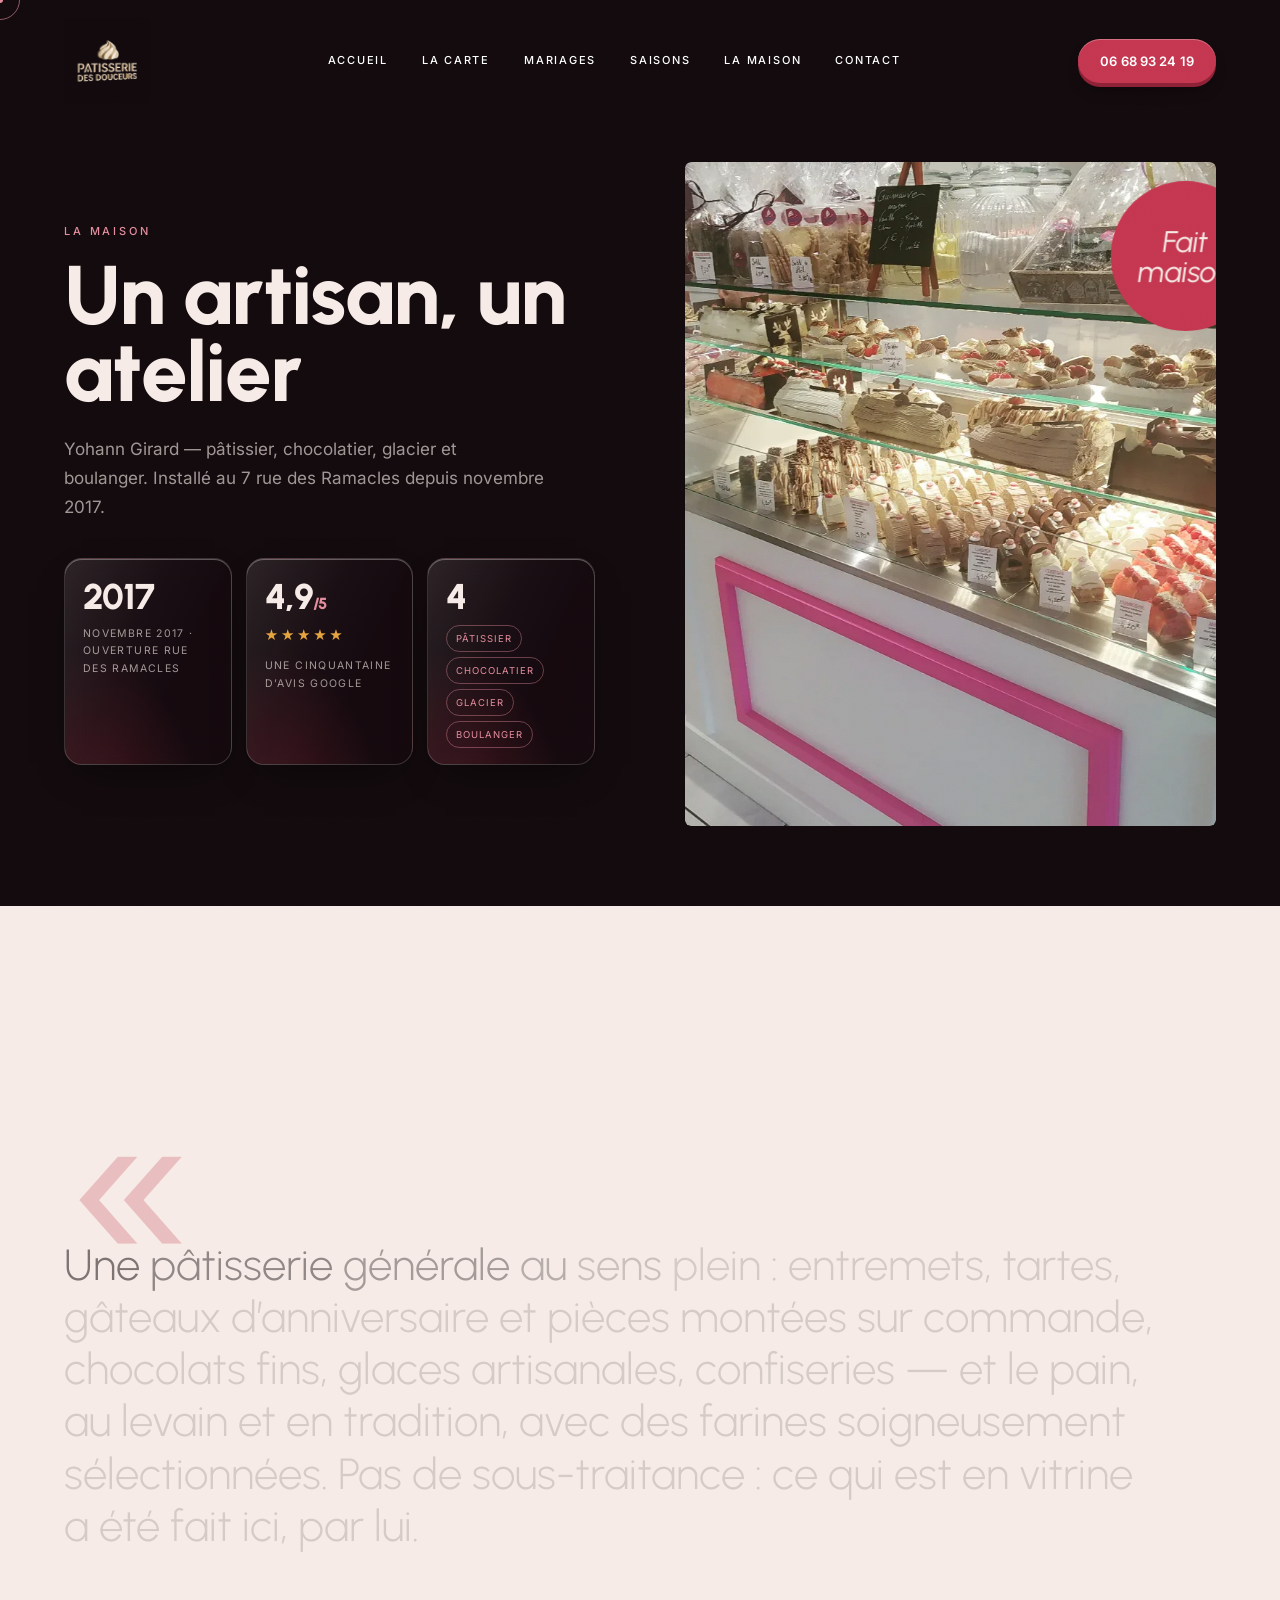
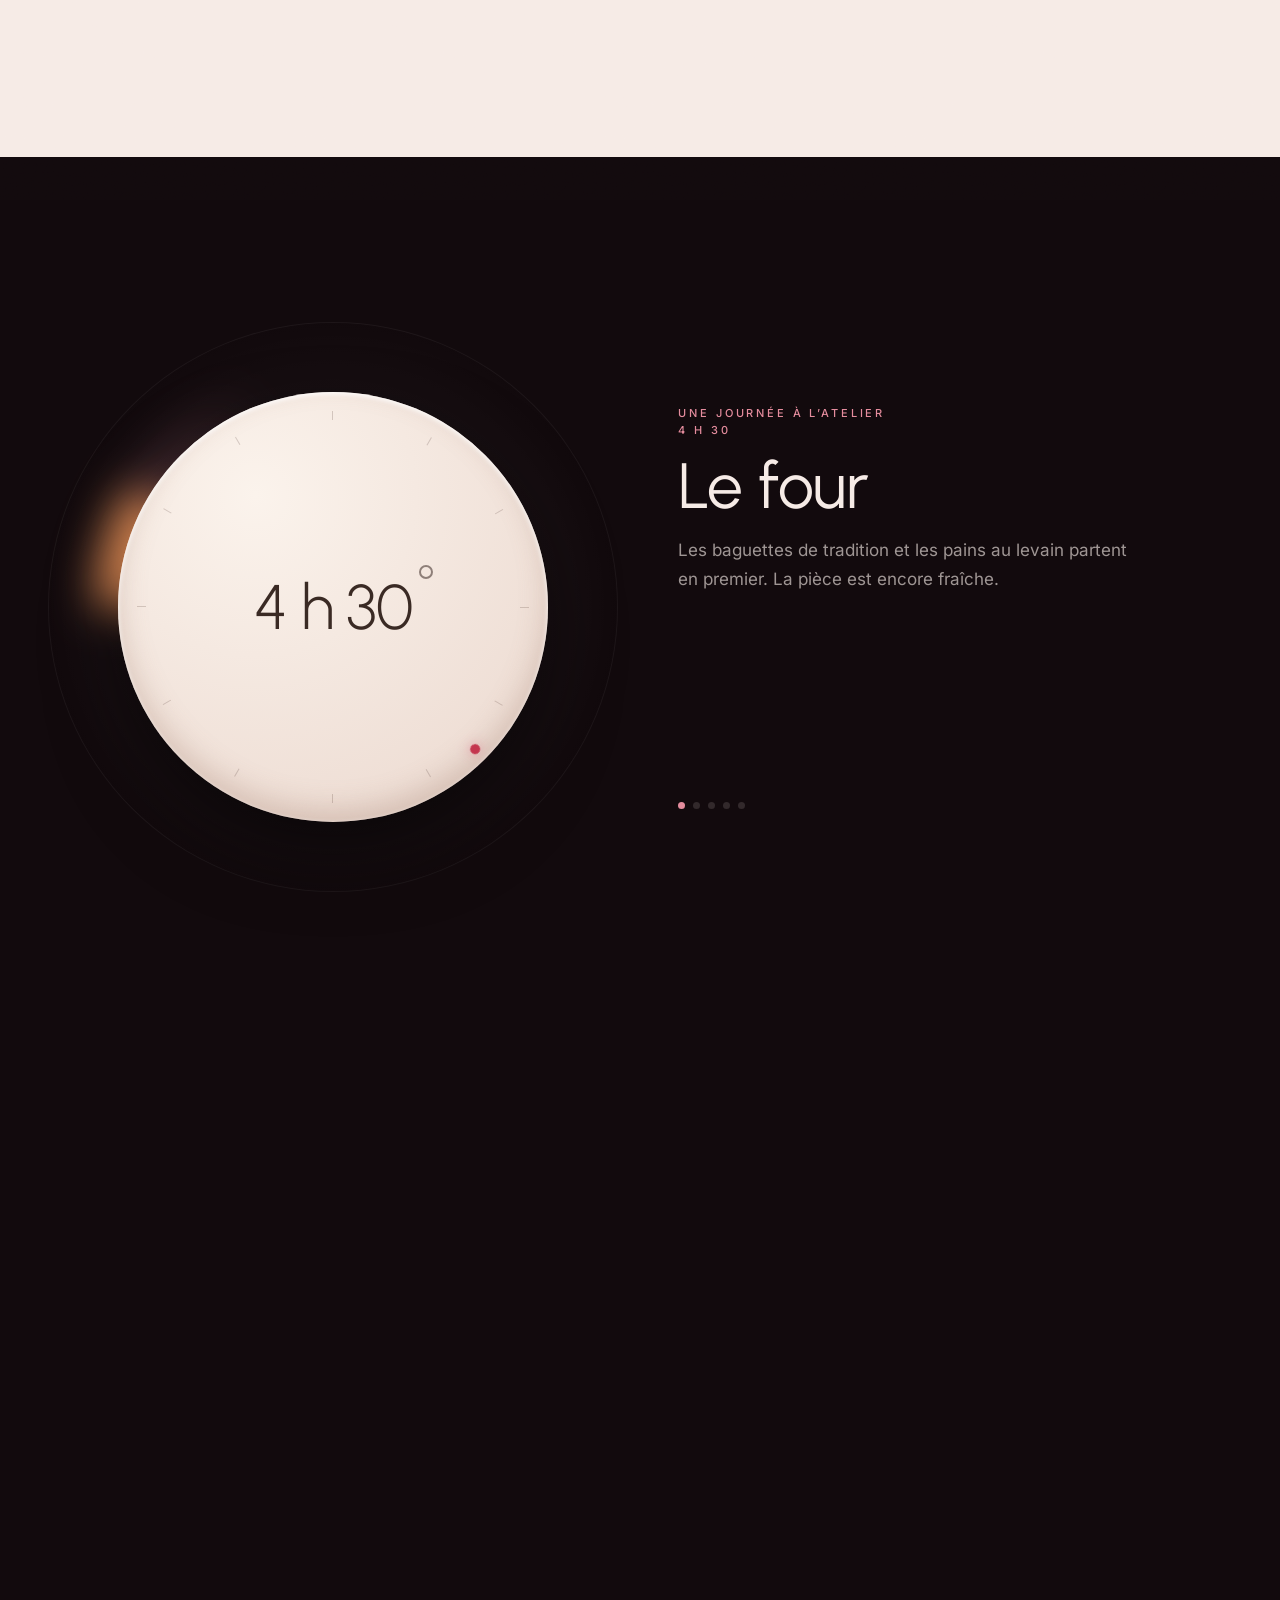
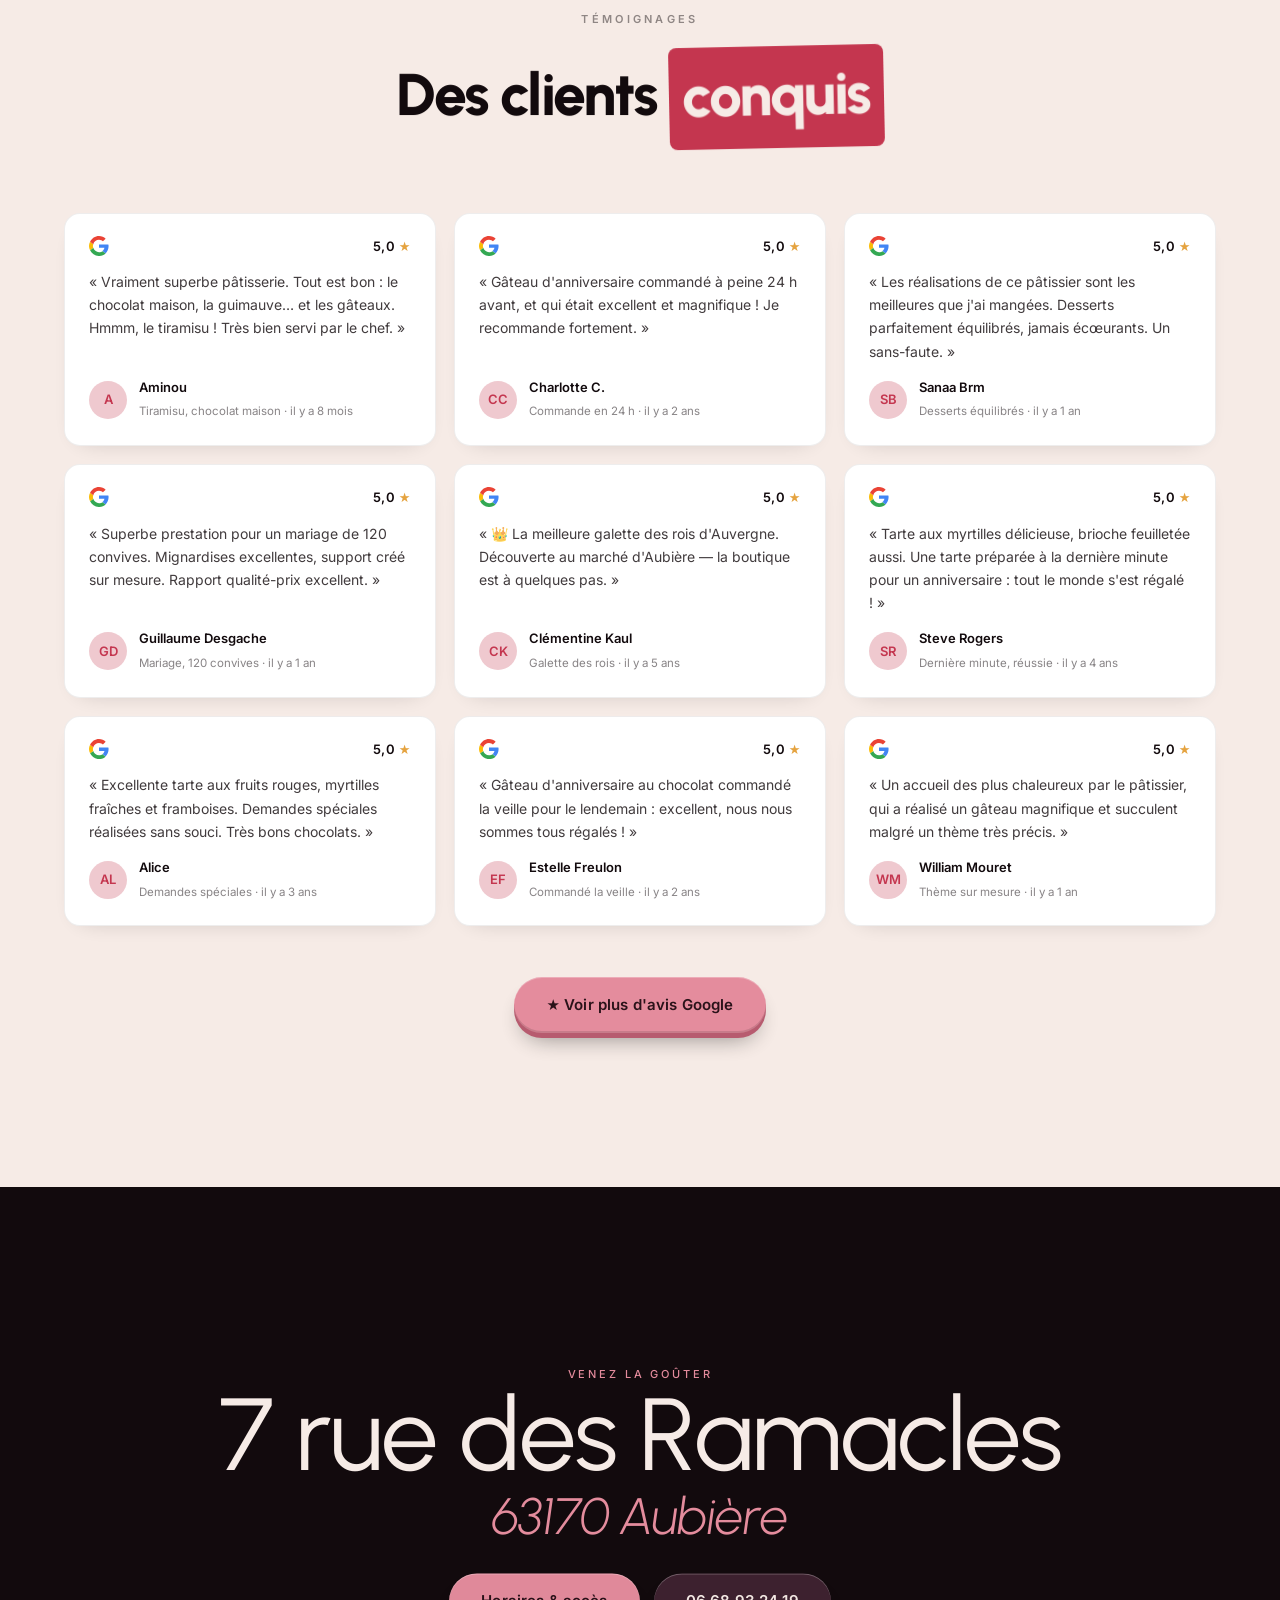
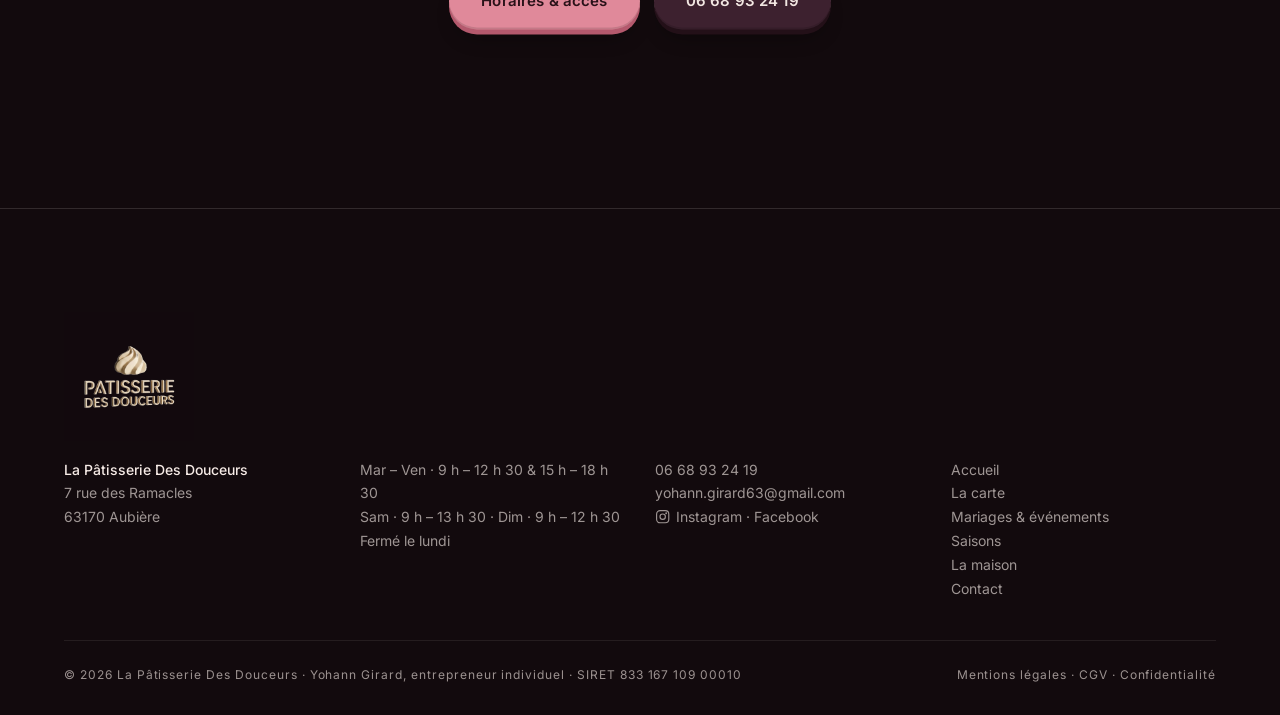
<file: a-propos.html>
<!doctype html>
<html lang="fr">
<head>
<meta charset="utf-8">
<meta name="viewport" content="width=device-width, initial-scale=1">
<title>La maison — Yohann Girard, pâtissier chocolatier à Aubière</title>
<meta name="description" content="Yohann Girard a ouvert La Pâtisserie Des Douceurs à Aubière en 2017 : pâtisserie générale, chocolats fins, glaces artisanales, pain au levain — tout est fait à l’atelier.">
<meta property="og:title" content="La maison — Yohann Girard, pâtissier chocolatier à Aubière">
<meta property="og:description" content="Yohann Girard a ouvert La Pâtisserie Des Douceurs à Aubière en 2017 : pâtisserie générale, chocolats fins, glaces artisanales, pain au levain — tout est fait à l’atelier.">
<meta property="og:image" content="img/hero.webp">
<meta property="og:locale" content="fr_FR">
<link rel="icon" href="data:image/svg+xml,%3Csvg xmlns='http://www.w3.org/2000/svg' viewBox='0 0 32 32'%3E%3Crect width='32' height='32' rx='8' fill='%23120A0D'/%3E%3Ccircle cx='16' cy='17' r='8' fill='%23E48C9D'/%3E%3Ccircle cx='13' cy='13' r='2.2' fill='%23C4364F'/%3E%3Ccircle cx='19' cy='13' r='2.2' fill='%23C4364F'/%3E%3Ccircle cx='16' cy='10' r='2.2' fill='%23C4364F'/%3E%3C/svg%3E">
<link rel="preload" href="fonts/urbanist-latin-800-normal.woff2" as="font" type="font/woff2" crossorigin>
<link rel="preload" href="fonts/inter-latin-400-normal.woff2" as="font" type="font/woff2" crossorigin>
<link rel="stylesheet" href="vendor/lenis.css">
<link rel="stylesheet" href="styles.css">
<link rel="stylesheet" href="pages.css">
</head>
<body class="sub p-maison">

<div class="grain" aria-hidden="true"></div>
<div class="cursor" aria-hidden="true"><span class="cursor__dot"></span><span class="cursor__ring"><span class="cursor__label"></span></span></div>
<header class="nav" id="nav">
  <button class="nav__burger" id="burger" aria-label="Menu"><i></i><i></i></button>
  <a class="nav__logo" href="index.html" aria-label="Pâtisserie des Douceurs">
    <img class="nav__logo-img" src="img/logo.webp" alt="Pâtisserie des Douceurs">
  </a>
  <nav class="nav__links"><a href="index.html">Accueil</a><a href="carte.html">La carte</a><a href="mariages.html">Mariages</a><a href="saisons.html">Saisons</a><a href="a-propos.html" aria-current=page>La maison</a><a href="contact.html">Contact</a></nav>
  <a class="btn btn--pill" href="tel:+33668932419" data-cursor="Appeler" data-magnet>06 68 93 24 19</a>
</header>
<div class="menu" id="menu">
  <a href="index.html">Accueil</a><a href="carte.html">La carte</a><a href="mariages.html">Mariages</a><a href="saisons.html">Saisons</a><a href="a-propos.html" aria-current=page>La maison</a><a href="contact.html">Contact</a>
</div>
<main id="top">
<section class="portrait-hero">
  <div class="portrait-hero__text">
    <p class="eyebrow" data-reveal>La maison</p>
    <h1 class="portrait-hero__title" data-letters>Un artisan, un atelier</h1>
    <p class="portrait-hero__lead" data-reveal>Yohann Girard — pâtissier, chocolatier, glacier et boulanger. Installé au 7 rue des Ramacles depuis novembre 2017.</p>
    <div class="facts" data-reveal>
      <div class="fact"><b><span data-count="2017">0</span></b><span class="fact__label">Novembre 2017 · ouverture rue des Ramacles</span></div>
      <div class="fact"><b><span class="fact__note">4,9</span><i>/5</i></b><span class="fact__stars" aria-label="4,9 sur 5">★★★★★</span><span class="fact__label">Une cinquantaine d’avis Google</span></div>
      <div class="fact"><b><span data-count="4">0</span></b><span class="fact__tags"><i>Pâtissier</i><i>Chocolatier</i><i>Glacier</i><i>Boulanger</i></span></div>
    </div>
  </div>
  <figure class="portrait-hero__fig tilt" data-tilt data-reveal-clip>
    <div class="tilt__inner"><img src="img/maison-hero.webp" alt="La vitrine de la boutique, rue des Ramacles" data-parallax-img></div>
    <span class="portrait-hero__stamp" data-speed="-0.4">Fait<br>maison</span>
  </figure>
</section>

<section class="quote">
  <p class="quote__mark" aria-hidden="true">«</p>
  <p class="quote__text" data-scrub-words>Une pâtisserie générale au sens plein : entremets, tartes, gâteaux d’anniversaire et pièces montées sur commande, chocolats fins, glaces artisanales, confiseries — et le pain, au levain et en tradition, avec des farines soigneusement sélectionnées. Pas de sous-traitance : ce qui est en vitrine a été fait ici, par lui.</p>
</section>

<section class="day" id="journee">
  <div class="day__pin">
    <div class="day__clock" aria-hidden="true">
      <span class="day__halo"></span>
      <span class="day__glow" id="clockGlow"></span>
      <span class="day__disc">
        <span class="day__ticks" id="clockTicks"></span>
        <i class="day__hand" id="clockHand"><b></b></i>
        <span class="day__time" id="clockTime">4 h 30</span>
      </span>
    </div>
    <div class="day__text">
      <p class="eyebrow">Une journée à l’atelier</p>
      <div class="day__moments"><div class="day__moment" data-moment="0"><b>4 h 30</b><h3>Le four</h3><p>Les baguettes de tradition et les pains au levain partent en premier. La pièce est encore fraîche.</p></div><div class="day__moment" data-moment="1"><b>6 h</b><h3>Les entremets</h3><p>Montage à la poche, repos au froid, glaçage velours. Ce qui a été fait la veille sort de cellule.</p></div><div class="day__moment" data-moment="2"><b>9 h</b><h3>La boutique ouvre</h3><p>Vitrine dressée. Les premières commandes du jour se retirent — parfois passées la veille.</p></div><div class="day__moment" data-moment="3"><b>12 h 30</b><h3>Pause</h3><p>Fermeture jusqu’à 15 h. Le temps de couler le chocolat, de turbiner les glaces en été.</p></div><div class="day__moment" data-moment="4"><b>15 h</b><h3>Réouverture</h3><p>Jusqu’à 18 h 30. On prend les commandes de la semaine, on parle pièces montées.</p></div></div>
      <div class="day__dots" aria-hidden="true"><i></i><i></i><i></i><i></i><i></i></div>
    </div>
  </div>
</section>

<section class="trev">
  <p class="trev__eyebrow" data-reveal>Témoignages</p>
  <h2 class="trev__title" data-reveal>Des clients <span>conquis</span></h2>
  <div class="trev__grid">
    <article class="trev__card" data-reveal>
      <header><svg class="trev__g" viewBox="0 0 24 24" width="20" height="20" aria-label="Google"><path fill="#4285F4" d="M23.5 12.3c0-.9-.1-1.5-.3-2.2H12v4.1h6.5c-.1 1.1-.8 2.7-2.4 3.8l3.7 2.9c2.2-2.1 3.7-5.1 3.7-8.6z"/><path fill="#34A853" d="M12 24c3.2 0 6-1.1 7.9-2.9l-3.7-2.9c-1 .7-2.4 1.2-4.2 1.2-3.2 0-6-2.2-6.9-5.2L1.3 17.1C3.3 21.2 7.3 24 12 24z"/><path fill="#FBBC05" d="M5.1 14.2c-.3-.7-.4-1.4-.4-2.2s.1-1.5.4-2.2L1.3 6.9C.5 8.5 0 10.2 0 12s.5 3.5 1.3 5.1l3.8-2.9z"/><path fill="#EA4335" d="M12 4.6c2.3 0 3.8 1 4.7 1.8l3.3-3.2C18 1.2 15.2 0 12 0 7.3 0 3.3 2.8 1.3 6.9l3.8 2.9c.9-3 3.7-5.2 6.9-5.2z"/></svg><span class="trev__score">5,0 <i>★</i></span></header>
      <p class="trev__quote">« Vraiment superbe pâtisserie. Tout est bon : le chocolat maison, la guimauve… et les gâteaux. Hmmm, le tiramisu ! Très bien servi par le chef. »</p>
      <footer><b>A</b><div><strong>Aminou</strong><span>Tiramisu, chocolat maison · il y a 8 mois</span></div></footer>
    </article>
    <article class="trev__card" data-reveal>
      <header><svg class="trev__g" viewBox="0 0 24 24" width="20" height="20" aria-label="Google"><path fill="#4285F4" d="M23.5 12.3c0-.9-.1-1.5-.3-2.2H12v4.1h6.5c-.1 1.1-.8 2.7-2.4 3.8l3.7 2.9c2.2-2.1 3.7-5.1 3.7-8.6z"/><path fill="#34A853" d="M12 24c3.2 0 6-1.1 7.9-2.9l-3.7-2.9c-1 .7-2.4 1.2-4.2 1.2-3.2 0-6-2.2-6.9-5.2L1.3 17.1C3.3 21.2 7.3 24 12 24z"/><path fill="#FBBC05" d="M5.1 14.2c-.3-.7-.4-1.4-.4-2.2s.1-1.5.4-2.2L1.3 6.9C.5 8.5 0 10.2 0 12s.5 3.5 1.3 5.1l3.8-2.9z"/><path fill="#EA4335" d="M12 4.6c2.3 0 3.8 1 4.7 1.8l3.3-3.2C18 1.2 15.2 0 12 0 7.3 0 3.3 2.8 1.3 6.9l3.8 2.9c.9-3 3.7-5.2 6.9-5.2z"/></svg><span class="trev__score">5,0 <i>★</i></span></header>
      <p class="trev__quote">« Gâteau d'anniversaire commandé à peine 24 h avant, et qui était excellent et magnifique ! Je recommande fortement. »</p>
      <footer><b>CC</b><div><strong>Charlotte C.</strong><span>Commande en 24 h · il y a 2 ans</span></div></footer>
    </article>
    <article class="trev__card" data-reveal>
      <header><svg class="trev__g" viewBox="0 0 24 24" width="20" height="20" aria-label="Google"><path fill="#4285F4" d="M23.5 12.3c0-.9-.1-1.5-.3-2.2H12v4.1h6.5c-.1 1.1-.8 2.7-2.4 3.8l3.7 2.9c2.2-2.1 3.7-5.1 3.7-8.6z"/><path fill="#34A853" d="M12 24c3.2 0 6-1.1 7.9-2.9l-3.7-2.9c-1 .7-2.4 1.2-4.2 1.2-3.2 0-6-2.2-6.9-5.2L1.3 17.1C3.3 21.2 7.3 24 12 24z"/><path fill="#FBBC05" d="M5.1 14.2c-.3-.7-.4-1.4-.4-2.2s.1-1.5.4-2.2L1.3 6.9C.5 8.5 0 10.2 0 12s.5 3.5 1.3 5.1l3.8-2.9z"/><path fill="#EA4335" d="M12 4.6c2.3 0 3.8 1 4.7 1.8l3.3-3.2C18 1.2 15.2 0 12 0 7.3 0 3.3 2.8 1.3 6.9l3.8 2.9c.9-3 3.7-5.2 6.9-5.2z"/></svg><span class="trev__score">5,0 <i>★</i></span></header>
      <p class="trev__quote">« Les réalisations de ce pâtissier sont les meilleures que j'ai mangées. Desserts parfaitement équilibrés, jamais écœurants. Un sans-faute. »</p>
      <footer><b>SB</b><div><strong>Sanaa Brm</strong><span>Desserts équilibrés · il y a 1 an</span></div></footer>
    </article>
    <article class="trev__card" data-reveal>
      <header><svg class="trev__g" viewBox="0 0 24 24" width="20" height="20" aria-label="Google"><path fill="#4285F4" d="M23.5 12.3c0-.9-.1-1.5-.3-2.2H12v4.1h6.5c-.1 1.1-.8 2.7-2.4 3.8l3.7 2.9c2.2-2.1 3.7-5.1 3.7-8.6z"/><path fill="#34A853" d="M12 24c3.2 0 6-1.1 7.9-2.9l-3.7-2.9c-1 .7-2.4 1.2-4.2 1.2-3.2 0-6-2.2-6.9-5.2L1.3 17.1C3.3 21.2 7.3 24 12 24z"/><path fill="#FBBC05" d="M5.1 14.2c-.3-.7-.4-1.4-.4-2.2s.1-1.5.4-2.2L1.3 6.9C.5 8.5 0 10.2 0 12s.5 3.5 1.3 5.1l3.8-2.9z"/><path fill="#EA4335" d="M12 4.6c2.3 0 3.8 1 4.7 1.8l3.3-3.2C18 1.2 15.2 0 12 0 7.3 0 3.3 2.8 1.3 6.9l3.8 2.9c.9-3 3.7-5.2 6.9-5.2z"/></svg><span class="trev__score">5,0 <i>★</i></span></header>
      <p class="trev__quote">« Superbe prestation pour un mariage de 120 convives. Mignardises excellentes, support créé sur mesure. Rapport qualité-prix excellent. »</p>
      <footer><b>GD</b><div><strong>Guillaume Desgache</strong><span>Mariage, 120 convives · il y a 1 an</span></div></footer>
    </article>
    <article class="trev__card" data-reveal>
      <header><svg class="trev__g" viewBox="0 0 24 24" width="20" height="20" aria-label="Google"><path fill="#4285F4" d="M23.5 12.3c0-.9-.1-1.5-.3-2.2H12v4.1h6.5c-.1 1.1-.8 2.7-2.4 3.8l3.7 2.9c2.2-2.1 3.7-5.1 3.7-8.6z"/><path fill="#34A853" d="M12 24c3.2 0 6-1.1 7.9-2.9l-3.7-2.9c-1 .7-2.4 1.2-4.2 1.2-3.2 0-6-2.2-6.9-5.2L1.3 17.1C3.3 21.2 7.3 24 12 24z"/><path fill="#FBBC05" d="M5.1 14.2c-.3-.7-.4-1.4-.4-2.2s.1-1.5.4-2.2L1.3 6.9C.5 8.5 0 10.2 0 12s.5 3.5 1.3 5.1l3.8-2.9z"/><path fill="#EA4335" d="M12 4.6c2.3 0 3.8 1 4.7 1.8l3.3-3.2C18 1.2 15.2 0 12 0 7.3 0 3.3 2.8 1.3 6.9l3.8 2.9c.9-3 3.7-5.2 6.9-5.2z"/></svg><span class="trev__score">5,0 <i>★</i></span></header>
      <p class="trev__quote">« 👑 La meilleure galette des rois d'Auvergne. Découverte au marché d'Aubière — la boutique est à quelques pas. »</p>
      <footer><b>CK</b><div><strong>Clémentine Kaul</strong><span>Galette des rois · il y a 5 ans</span></div></footer>
    </article>
    <article class="trev__card" data-reveal>
      <header><svg class="trev__g" viewBox="0 0 24 24" width="20" height="20" aria-label="Google"><path fill="#4285F4" d="M23.5 12.3c0-.9-.1-1.5-.3-2.2H12v4.1h6.5c-.1 1.1-.8 2.7-2.4 3.8l3.7 2.9c2.2-2.1 3.7-5.1 3.7-8.6z"/><path fill="#34A853" d="M12 24c3.2 0 6-1.1 7.9-2.9l-3.7-2.9c-1 .7-2.4 1.2-4.2 1.2-3.2 0-6-2.2-6.9-5.2L1.3 17.1C3.3 21.2 7.3 24 12 24z"/><path fill="#FBBC05" d="M5.1 14.2c-.3-.7-.4-1.4-.4-2.2s.1-1.5.4-2.2L1.3 6.9C.5 8.5 0 10.2 0 12s.5 3.5 1.3 5.1l3.8-2.9z"/><path fill="#EA4335" d="M12 4.6c2.3 0 3.8 1 4.7 1.8l3.3-3.2C18 1.2 15.2 0 12 0 7.3 0 3.3 2.8 1.3 6.9l3.8 2.9c.9-3 3.7-5.2 6.9-5.2z"/></svg><span class="trev__score">5,0 <i>★</i></span></header>
      <p class="trev__quote">« Tarte aux myrtilles délicieuse, brioche feuilletée aussi. Une tarte préparée à la dernière minute pour un anniversaire : tout le monde s'est régalé ! »</p>
      <footer><b>SR</b><div><strong>Steve Rogers</strong><span>Dernière minute, réussie · il y a 4 ans</span></div></footer>
    </article>
    <article class="trev__card" data-reveal>
      <header><svg class="trev__g" viewBox="0 0 24 24" width="20" height="20" aria-label="Google"><path fill="#4285F4" d="M23.5 12.3c0-.9-.1-1.5-.3-2.2H12v4.1h6.5c-.1 1.1-.8 2.7-2.4 3.8l3.7 2.9c2.2-2.1 3.7-5.1 3.7-8.6z"/><path fill="#34A853" d="M12 24c3.2 0 6-1.1 7.9-2.9l-3.7-2.9c-1 .7-2.4 1.2-4.2 1.2-3.2 0-6-2.2-6.9-5.2L1.3 17.1C3.3 21.2 7.3 24 12 24z"/><path fill="#FBBC05" d="M5.1 14.2c-.3-.7-.4-1.4-.4-2.2s.1-1.5.4-2.2L1.3 6.9C.5 8.5 0 10.2 0 12s.5 3.5 1.3 5.1l3.8-2.9z"/><path fill="#EA4335" d="M12 4.6c2.3 0 3.8 1 4.7 1.8l3.3-3.2C18 1.2 15.2 0 12 0 7.3 0 3.3 2.8 1.3 6.9l3.8 2.9c.9-3 3.7-5.2 6.9-5.2z"/></svg><span class="trev__score">5,0 <i>★</i></span></header>
      <p class="trev__quote">« Excellente tarte aux fruits rouges, myrtilles fraîches et framboises. Demandes spéciales réalisées sans souci. Très bons chocolats. »</p>
      <footer><b>AL</b><div><strong>Alice</strong><span>Demandes spéciales · il y a 3 ans</span></div></footer>
    </article>
    <article class="trev__card" data-reveal>
      <header><svg class="trev__g" viewBox="0 0 24 24" width="20" height="20" aria-label="Google"><path fill="#4285F4" d="M23.5 12.3c0-.9-.1-1.5-.3-2.2H12v4.1h6.5c-.1 1.1-.8 2.7-2.4 3.8l3.7 2.9c2.2-2.1 3.7-5.1 3.7-8.6z"/><path fill="#34A853" d="M12 24c3.2 0 6-1.1 7.9-2.9l-3.7-2.9c-1 .7-2.4 1.2-4.2 1.2-3.2 0-6-2.2-6.9-5.2L1.3 17.1C3.3 21.2 7.3 24 12 24z"/><path fill="#FBBC05" d="M5.1 14.2c-.3-.7-.4-1.4-.4-2.2s.1-1.5.4-2.2L1.3 6.9C.5 8.5 0 10.2 0 12s.5 3.5 1.3 5.1l3.8-2.9z"/><path fill="#EA4335" d="M12 4.6c2.3 0 3.8 1 4.7 1.8l3.3-3.2C18 1.2 15.2 0 12 0 7.3 0 3.3 2.8 1.3 6.9l3.8 2.9c.9-3 3.7-5.2 6.9-5.2z"/></svg><span class="trev__score">5,0 <i>★</i></span></header>
      <p class="trev__quote">« Gâteau d'anniversaire au chocolat commandé la veille pour le lendemain : excellent, nous nous sommes tous régalés ! »</p>
      <footer><b>EF</b><div><strong>Estelle Freulon</strong><span>Commandé la veille · il y a 2 ans</span></div></footer>
    </article>
    <article class="trev__card" data-reveal>
      <header><svg class="trev__g" viewBox="0 0 24 24" width="20" height="20" aria-label="Google"><path fill="#4285F4" d="M23.5 12.3c0-.9-.1-1.5-.3-2.2H12v4.1h6.5c-.1 1.1-.8 2.7-2.4 3.8l3.7 2.9c2.2-2.1 3.7-5.1 3.7-8.6z"/><path fill="#34A853" d="M12 24c3.2 0 6-1.1 7.9-2.9l-3.7-2.9c-1 .7-2.4 1.2-4.2 1.2-3.2 0-6-2.2-6.9-5.2L1.3 17.1C3.3 21.2 7.3 24 12 24z"/><path fill="#FBBC05" d="M5.1 14.2c-.3-.7-.4-1.4-.4-2.2s.1-1.5.4-2.2L1.3 6.9C.5 8.5 0 10.2 0 12s.5 3.5 1.3 5.1l3.8-2.9z"/><path fill="#EA4335" d="M12 4.6c2.3 0 3.8 1 4.7 1.8l3.3-3.2C18 1.2 15.2 0 12 0 7.3 0 3.3 2.8 1.3 6.9l3.8 2.9c.9-3 3.7-5.2 6.9-5.2z"/></svg><span class="trev__score">5,0 <i>★</i></span></header>
      <p class="trev__quote">« Un accueil des plus chaleureux par le pâtissier, qui a réalisé un gâteau magnifique et succulent malgré un thème très précis. »</p>
      <footer><b>WM</b><div><strong>William Mouret</strong><span>Thème sur mesure · il y a 1 an</span></div></footer>
    </article>
  </div>
  <div class="trev__more" data-reveal><a class="btn btn--light" href="https://share.google/u4BPhog5sqUFzvgVQ" target="_blank" rel="noopener" data-cursor="Ouvrir" data-magnet>★ Voir plus d'avis Google</a></div>
</section>

<section class="addr-band">
  <p class="eyebrow" data-reveal>Venez la goûter</p>
  <a class="addr-band__line" href="https://www.google.com/maps/place/La+P%C3%A2tisserie+Des+Douceurs/@45.7500017,3.1126129,17z/data=!3m1!4b1!4m6!3m5!1s0x47f71c6318a7c699:0xd2ce1351e3a34133!8m2!3d45.7500017!4d3.1126129!16s%2Fg%2F11g0hn_td8" target="_blank" rel="noopener" data-letters data-cursor="Itinéraire">7 rue des Ramacles</a>
  <a class="addr-band__line addr-band__line--small" href="https://www.google.com/maps/place/La+P%C3%A2tisserie+Des+Douceurs/@45.7500017,3.1126129,17z/data=!3m1!4b1!4m6!3m5!1s0x47f71c6318a7c699:0xd2ce1351e3a34133!8m2!3d45.7500017!4d3.1126129!16s%2Fg%2F11g0hn_td8" target="_blank" rel="noopener" data-letters>63170 Aubière</a>
  <div class="cta-band__actions" data-reveal><a class="btn btn--light" href="contact.html" data-magnet>Horaires &amp; accès</a><a class="btn btn--ghost" href="tel:+33668932419" data-magnet>06 68 93 24 19</a></div>
</section>
</main><footer class="footer footer--page">
  <img class="footer__logo" src="img/logo.webp" alt="Pâtisserie des Douceurs">
  <div class="footer__cols">
    <div><b>La Pâtisserie Des Douceurs</b><br>7 rue des Ramacles<br>63170 Aubière</div>
    <div>Mar – Ven · 9 h – 12 h 30 &amp; 15 h – 18 h 30<br>Sam · 9 h – 13 h 30 · Dim · 9 h – 12 h 30<br>Fermé le lundi</div>
    <div><a href="tel:+33668932419">06 68 93 24 19</a><br><a href="mailto:yohann.girard63@gmail.com">yohann.girard63@gmail.com</a><br><a href="https://www.instagram.com/lapatisseriedesdouceurs/" target="_blank" rel="noopener"><svg class="ig-ico" viewBox="0 0 24 24" fill="none" aria-hidden="true"><rect x="2.5" y="2.5" width="19" height="19" rx="5.5" stroke="currentColor" stroke-width="1.8"/><circle cx="12" cy="12" r="4.2" stroke="currentColor" stroke-width="1.8"/><circle cx="17.4" cy="6.6" r="1.4" fill="currentColor"/></svg>Instagram</a> · <a href="https://www.facebook.com/p/La-p%C3%A2tisserie-des-douceurs-100042399776991/" target="_blank" rel="noopener">Facebook</a></div>
    <div><a href="index.html">Accueil</a><br><a href="carte.html">La carte</a><br><a href="mariages.html">Mariages &amp; événements</a><br><a href="saisons.html">Saisons</a><br><a href="a-propos.html">La maison</a><br><a href="contact.html">Contact</a></div>
  </div>
  <div class="footer__row">
    <span>© 2026 La Pâtisserie Des Douceurs · Yohann Girard, entrepreneur individuel · SIRET 833 167 109 00010</span>
    <span><a href="mentions-legales.html">Mentions légales · CGV · Confidentialité</a></span>
  </div>
</footer>

<script src="vendor/gsap.min.js"></script>
<script src="vendor/ScrollTrigger.min.js"></script>
<script src="vendor/lenis.min.js"></script>
<script src="main.js"></script>

</body>
</html>
</file>
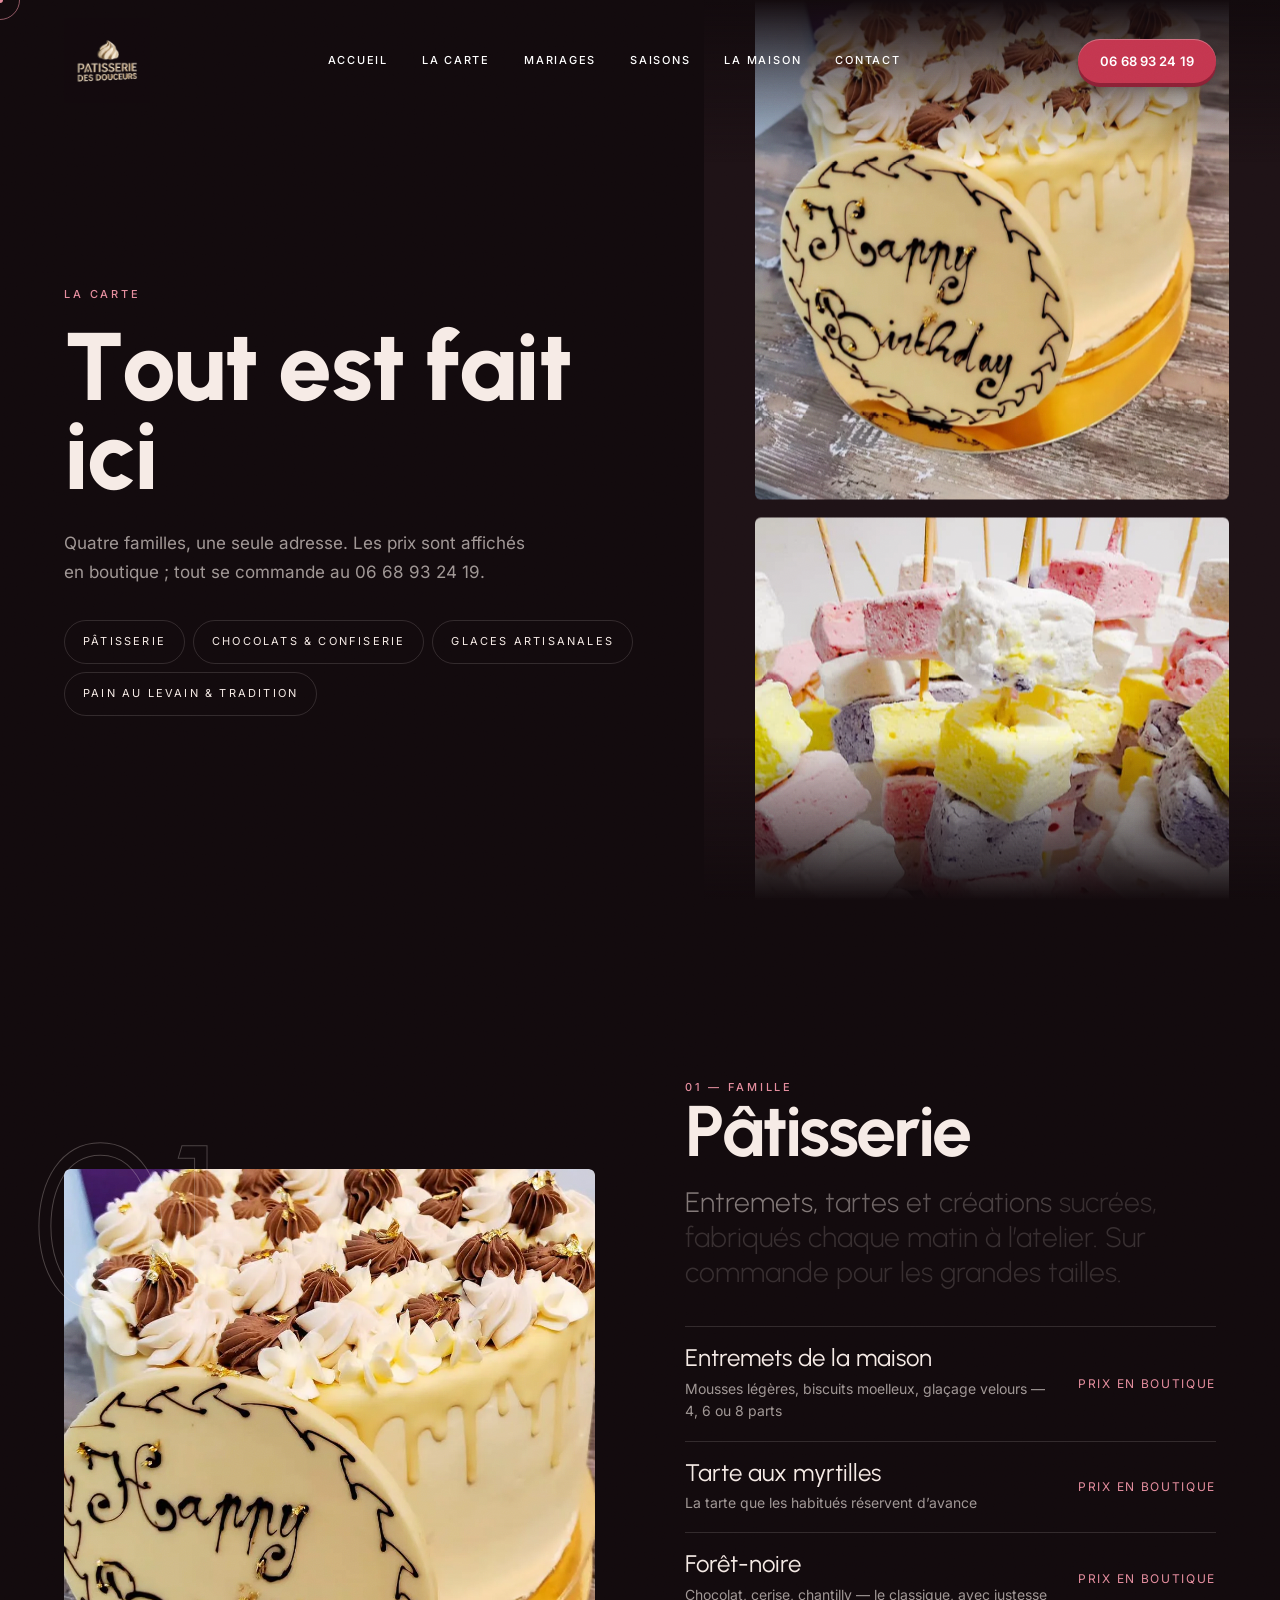
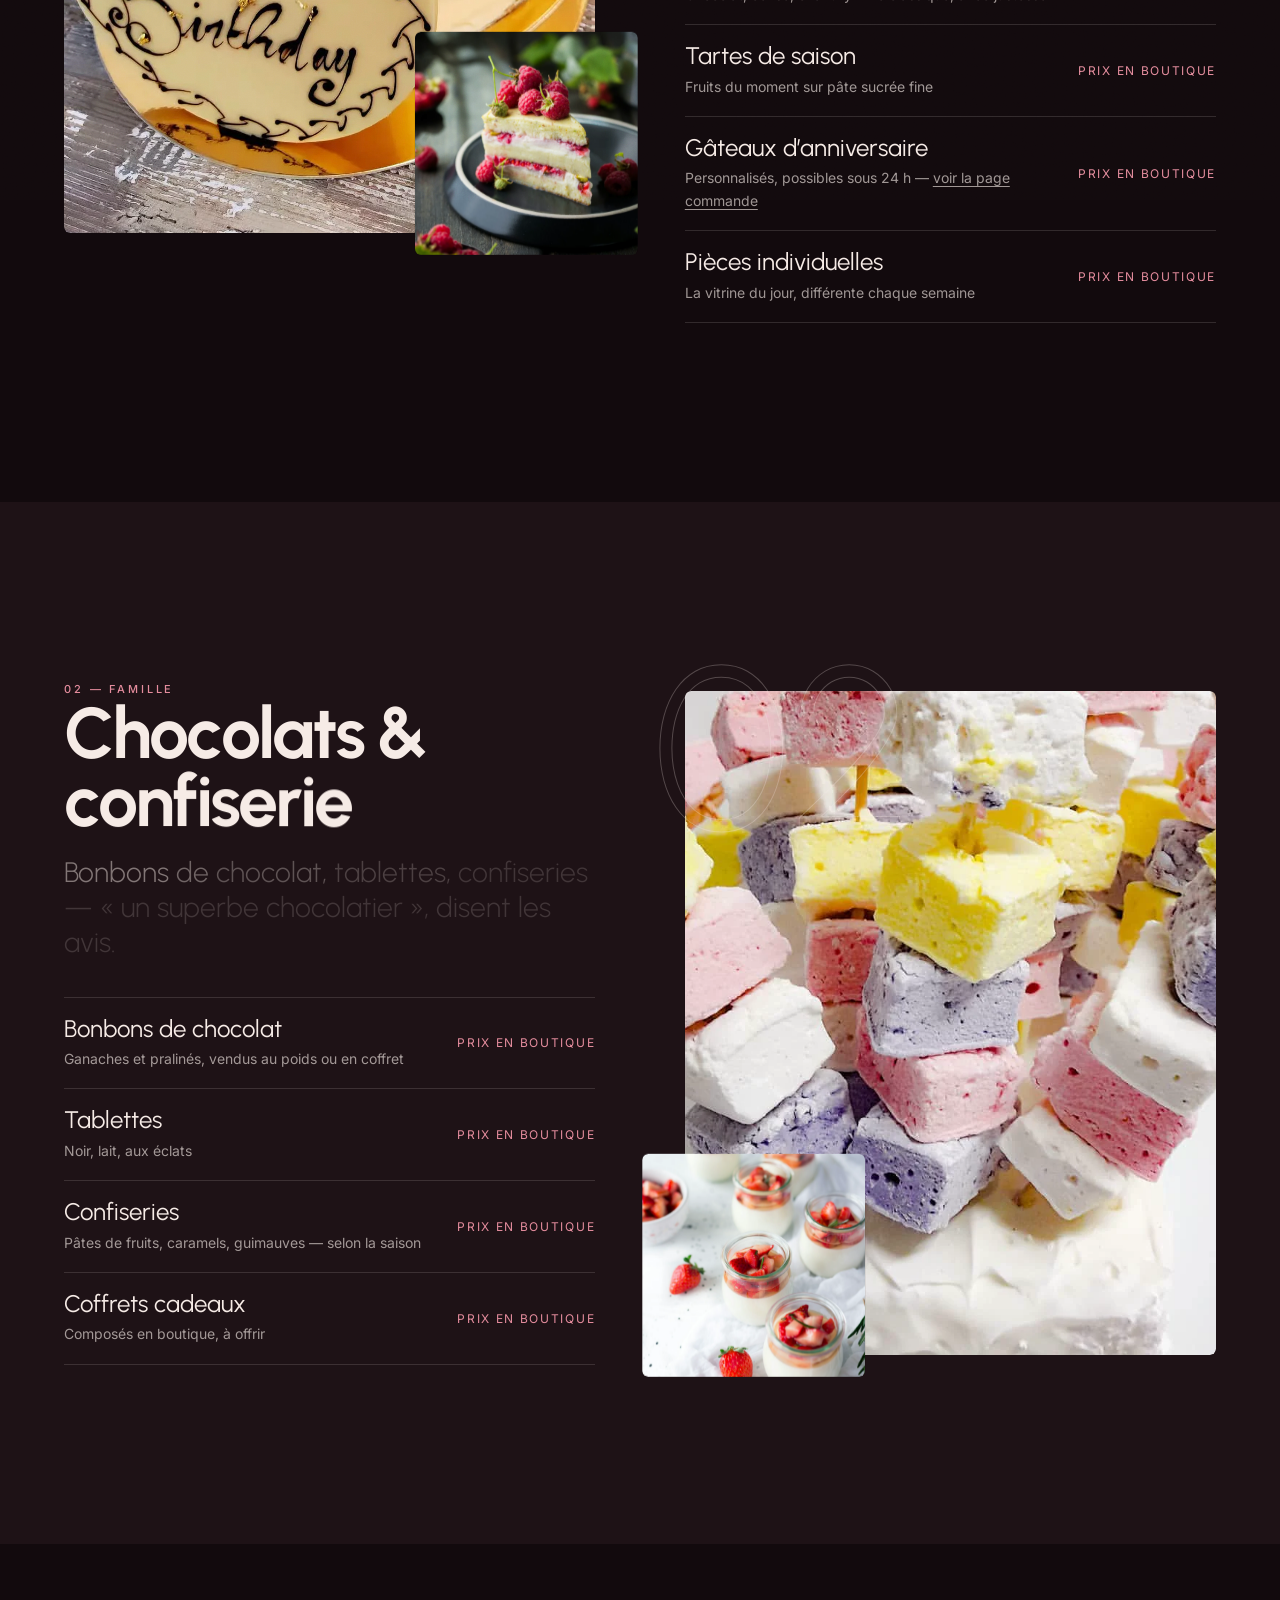
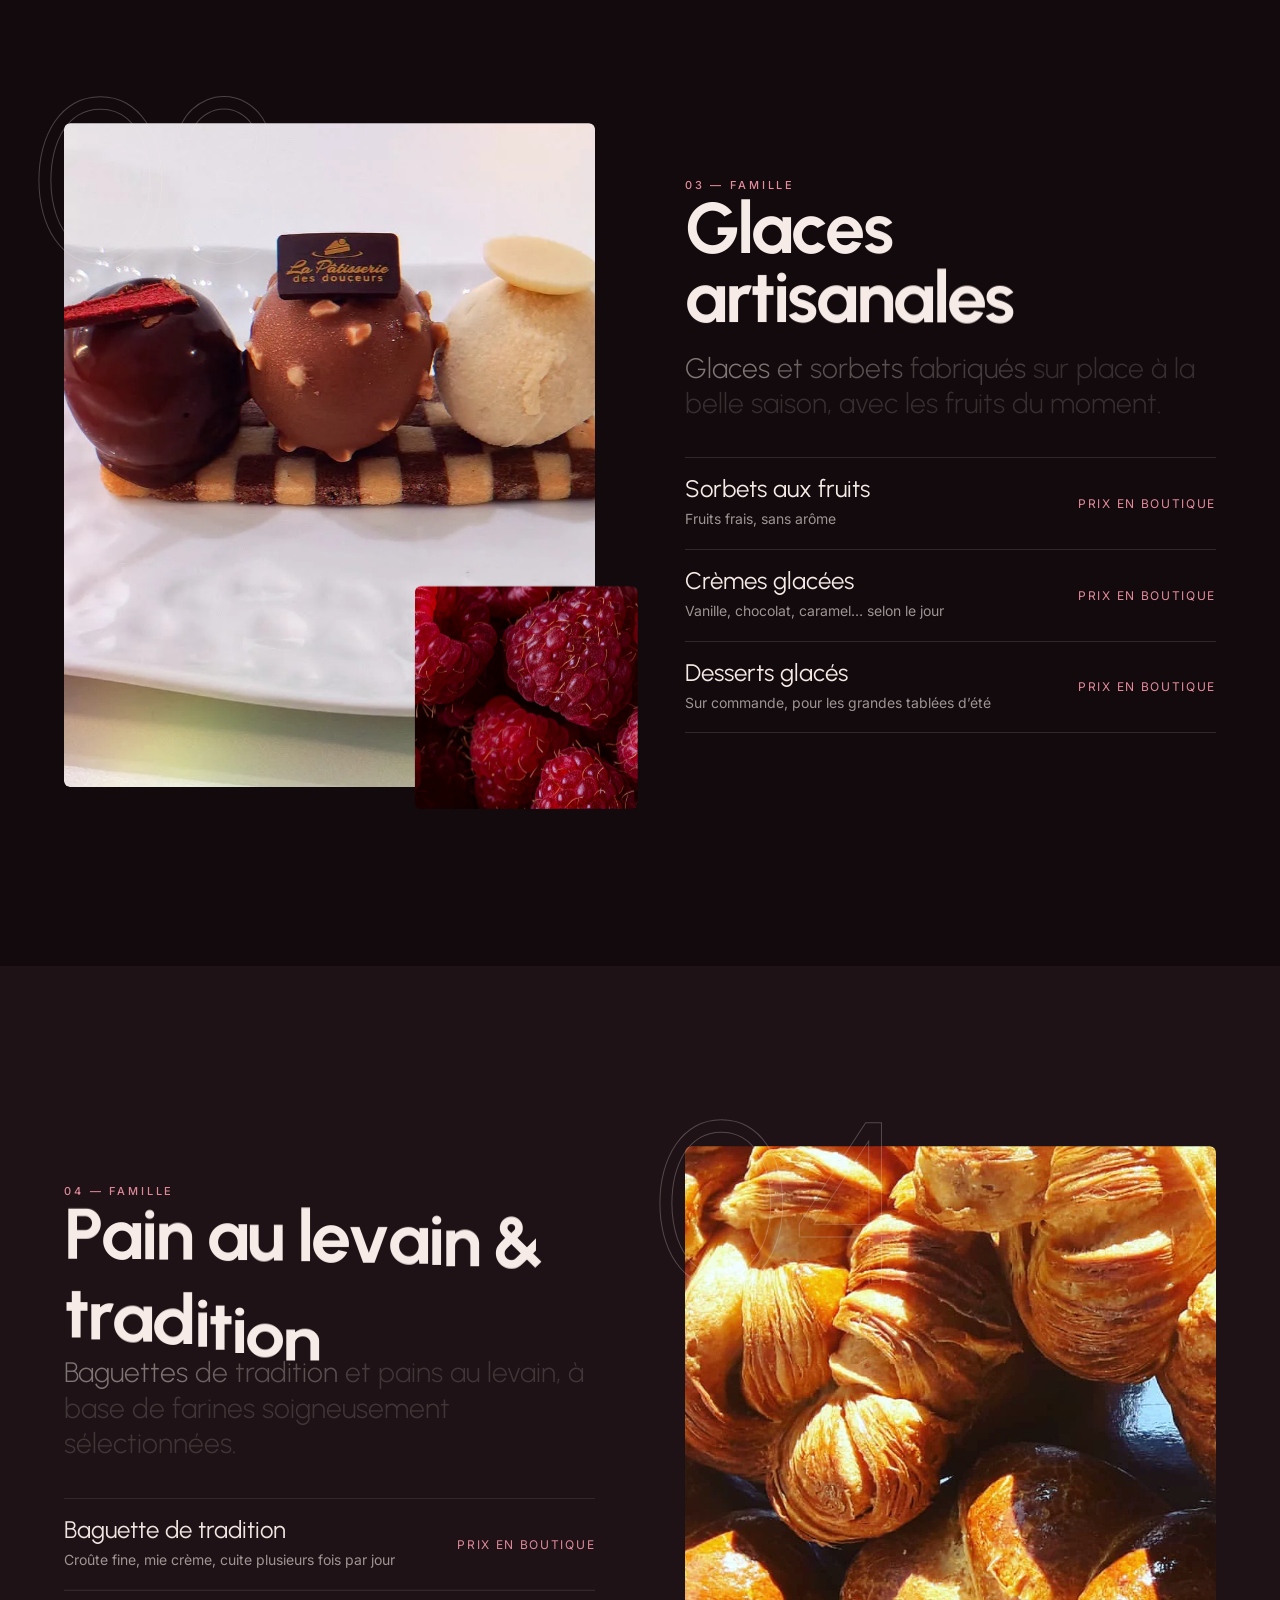
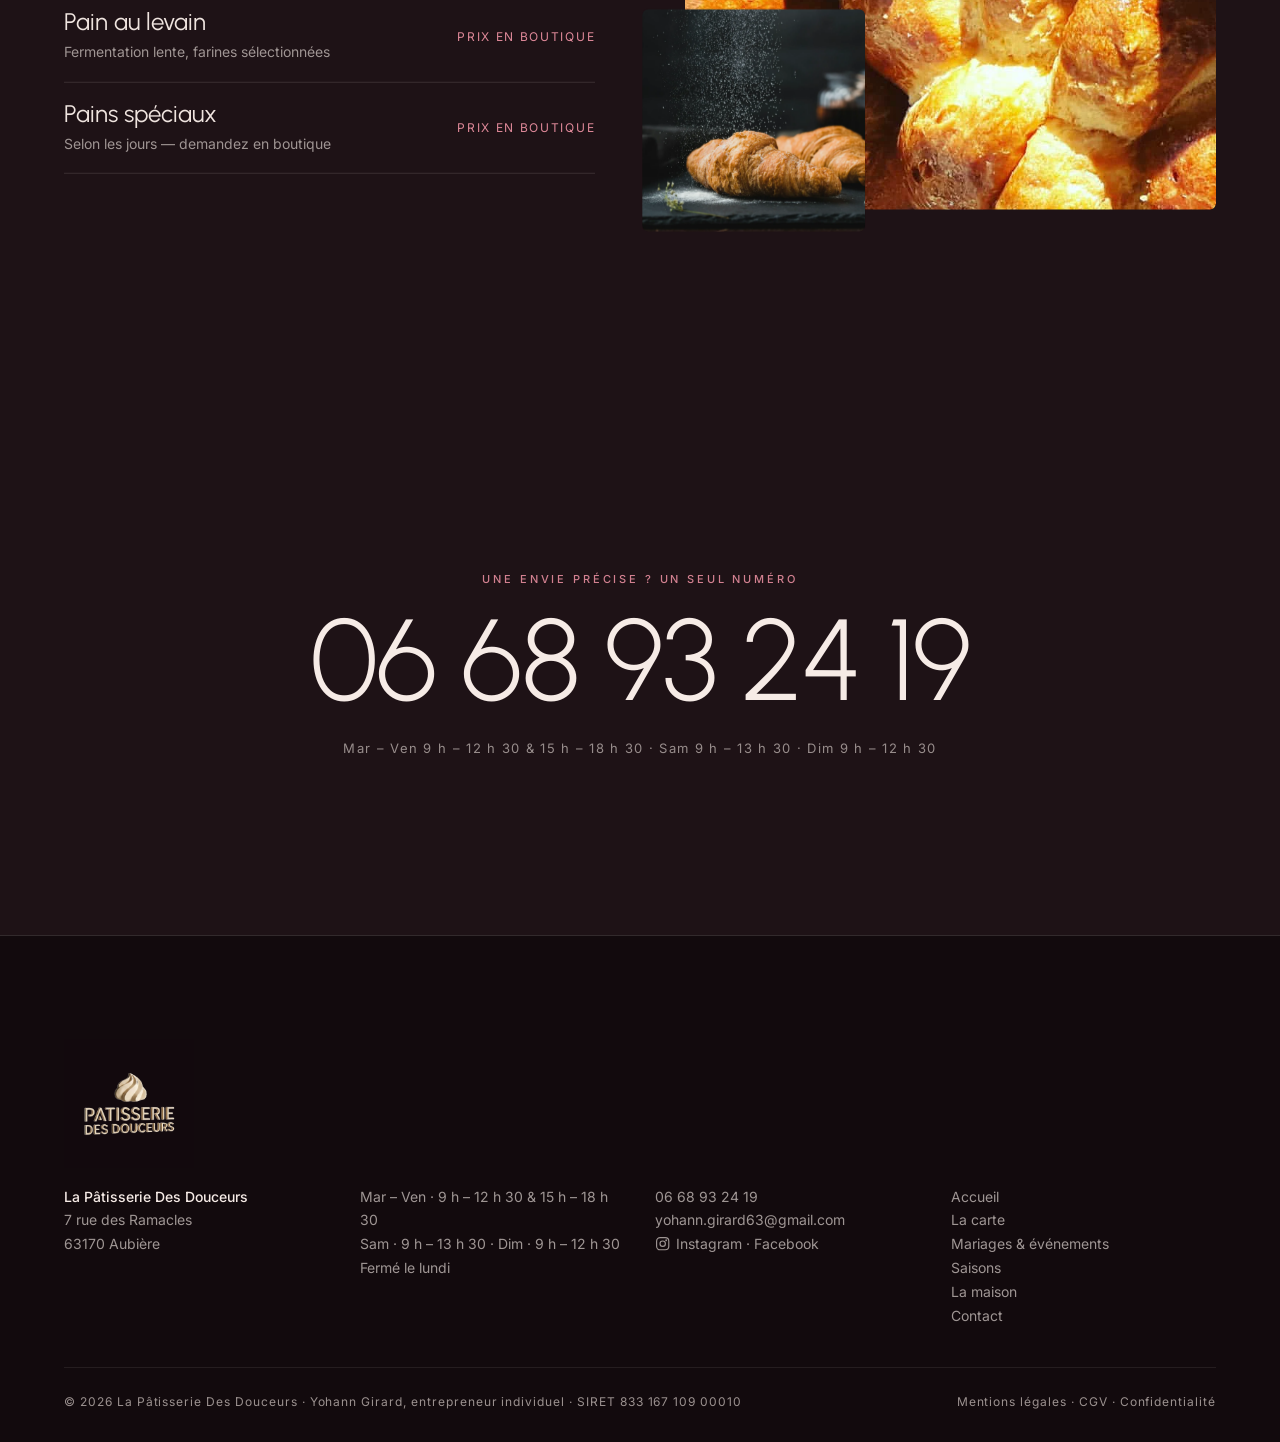
<file: carte.html>
<!doctype html>
<html lang="fr">
<head>
<meta charset="utf-8">
<meta name="viewport" content="width=device-width, initial-scale=1">
<title>La carte — La Pâtisserie Des Douceurs, Aubière</title>
<meta name="description" content="Pâtisserie, chocolats, glaces artisanales et pain au levain : toute la carte de La Pâtisserie Des Douceurs à Aubière.">
<meta property="og:title" content="La carte — La Pâtisserie Des Douceurs, Aubière">
<meta property="og:description" content="Pâtisserie, chocolats, glaces artisanales et pain au levain : toute la carte de La Pâtisserie Des Douceurs à Aubière.">
<meta property="og:image" content="img/hero.webp">
<meta property="og:locale" content="fr_FR">
<link rel="icon" href="data:image/svg+xml,%3Csvg xmlns='http://www.w3.org/2000/svg' viewBox='0 0 32 32'%3E%3Crect width='32' height='32' rx='8' fill='%23120A0D'/%3E%3Ccircle cx='16' cy='17' r='8' fill='%23E48C9D'/%3E%3Ccircle cx='13' cy='13' r='2.2' fill='%23C4364F'/%3E%3Ccircle cx='19' cy='13' r='2.2' fill='%23C4364F'/%3E%3Ccircle cx='16' cy='10' r='2.2' fill='%23C4364F'/%3E%3C/svg%3E">
<link rel="preload" href="fonts/urbanist-latin-800-normal.woff2" as="font" type="font/woff2" crossorigin>
<link rel="preload" href="fonts/inter-latin-400-normal.woff2" as="font" type="font/woff2" crossorigin>
<link rel="stylesheet" href="vendor/lenis.css">
<link rel="stylesheet" href="styles.css">
<link rel="stylesheet" href="pages.css">
</head>
<body class="sub p-carte">

<div class="grain" aria-hidden="true"></div>
<div class="cursor" aria-hidden="true"><span class="cursor__dot"></span><span class="cursor__ring"><span class="cursor__label"></span></span></div>
<header class="nav" id="nav">
  <button class="nav__burger" id="burger" aria-label="Menu"><i></i><i></i></button>
  <a class="nav__logo" href="index.html" aria-label="Pâtisserie des Douceurs">
    <img class="nav__logo-img" src="img/logo.webp" alt="Pâtisserie des Douceurs">
  </a>
  <nav class="nav__links"><a href="index.html">Accueil</a><a href="carte.html" aria-current=page>La carte</a><a href="mariages.html">Mariages</a><a href="saisons.html">Saisons</a><a href="a-propos.html">La maison</a><a href="contact.html">Contact</a></nav>
  <a class="btn btn--pill" href="tel:+33668932419" data-cursor="Appeler" data-magnet>06 68 93 24 19</a>
</header>
<div class="menu" id="menu">
  <a href="index.html">Accueil</a><a href="carte.html" aria-current=page>La carte</a><a href="mariages.html">Mariages</a><a href="saisons.html">Saisons</a><a href="a-propos.html">La maison</a><a href="contact.html">Contact</a>
</div>
<main id="top">
<section class="split-hero">
  <div class="split-hero__text">
    <p class="eyebrow" data-reveal>La carte</p>
    <h1 class="split-hero__title" data-letters>Tout est fait ici</h1>
    <p class="split-hero__lead" data-reveal>Quatre familles, une seule adresse. Les prix sont affichés en boutique ; tout se commande au 06 68 93 24 19.</p>
    <nav class="split-hero__nav" data-reveal><a href="#patisserie">Pâtisserie</a><a href="#chocolat">Chocolats & confiserie</a><a href="#glaces">Glaces artisanales</a><a href="#pain">Pain au levain & tradition</a></nav>
  </div>
  <div class="split-hero__col" aria-hidden="true">
    <div class="vmarquee" data-vmarquee><div class="vmarquee__row"><img src="img/carte-5.webp" alt="" loading="eager"><img src="img/carte-3.webp" alt="" loading="eager"><img src="img/carte-4.webp" alt="" loading="eager"><img src="img/carte-2.webp" alt="" loading="eager"><img src="img/carte-1.webp" alt="" loading="eager"><img src="img/gal-6.webp" alt="" loading="eager"></div><div class="vmarquee__row"><img src="img/carte-5.webp" alt="" loading="eager"><img src="img/carte-3.webp" alt="" loading="eager"><img src="img/carte-4.webp" alt="" loading="eager"><img src="img/carte-2.webp" alt="" loading="eager"><img src="img/carte-1.webp" alt="" loading="eager"><img src="img/gal-6.webp" alt="" loading="eager"></div></div>
  </div>
</section>

<section class="fam" id="patisserie">
  <div class="fam__visual">
    <figure class="fam__fig" data-reveal-clip><img src="img/carte-5.webp" alt="" loading="lazy" data-parallax-img></figure>
    <figure class="fam__small" data-speed="-0.35" data-reveal-clip><img src="img/cake-2.webp" alt="" loading="lazy"></figure>
    <span class="fam__num" data-speed="0.25" aria-hidden="true">01</span>
  </div>
  <div class="fam__text">
    <p class="eyebrow" data-reveal>01 — Famille</p>
    <h2 class="h2" data-letters>Pâtisserie</h2>
    <p class="fam__lead" data-scrub-words>Entremets, tartes et créations sucrées, fabriqués chaque matin à l’atelier. Sur commande pour les grandes tailles.</p>
    <ul class="fam__list"><li data-reveal><h3>Entremets de la maison</h3><p>Mousses légères, biscuits moelleux, glaçage velours — 4, 6 ou 8 parts</p><b>Prix en boutique</b></li><li data-reveal><h3>Tarte aux myrtilles</h3><p>La tarte que les habitués réservent d’avance</p><b>Prix en boutique</b></li><li data-reveal><h3>Forêt-noire</h3><p>Chocolat, cerise, chantilly — le classique, avec justesse</p><b>Prix en boutique</b></li><li data-reveal><h3>Tartes de saison</h3><p>Fruits du moment sur pâte sucrée fine</p><b>Prix en boutique</b></li><li data-reveal><h3>Gâteaux d’anniversaire</h3><p>Personnalisés, possibles sous 24 h — <a href="mariages.html">voir la page commande</a></p><b>Prix en boutique</b></li><li data-reveal><h3>Pièces individuelles</h3><p>La vitrine du jour, différente chaque semaine</p><b>Prix en boutique</b></li></ul>
  </div>
</section>
<section class="fam fam--alt" id="chocolat">
  <div class="fam__visual">
    <figure class="fam__fig" data-reveal-clip><img src="img/carte-3.webp" alt="" loading="lazy" data-parallax-img></figure>
    <figure class="fam__small" data-speed="-0.35" data-reveal-clip><img src="img/cake-3.webp" alt="" loading="lazy"></figure>
    <span class="fam__num" data-speed="0.25" aria-hidden="true">02</span>
  </div>
  <div class="fam__text">
    <p class="eyebrow" data-reveal>02 — Famille</p>
    <h2 class="h2" data-letters>Chocolats & confiserie</h2>
    <p class="fam__lead" data-scrub-words>Bonbons de chocolat, tablettes, confiseries — « un superbe chocolatier », disent les avis.</p>
    <ul class="fam__list"><li data-reveal><h3>Bonbons de chocolat</h3><p>Ganaches et pralinés, vendus au poids ou en coffret</p><b>Prix en boutique</b></li><li data-reveal><h3>Tablettes</h3><p>Noir, lait, aux éclats</p><b>Prix en boutique</b></li><li data-reveal><h3>Confiseries</h3><p>Pâtes de fruits, caramels, guimauves — selon la saison</p><b>Prix en boutique</b></li><li data-reveal><h3>Coffrets cadeaux</h3><p>Composés en boutique, à offrir</p><b>Prix en boutique</b></li></ul>
  </div>
</section>
<section class="fam" id="glaces">
  <div class="fam__visual">
    <figure class="fam__fig" data-reveal-clip><img src="img/carte-4.webp" alt="" loading="lazy" data-parallax-img></figure>
    <figure class="fam__small" data-speed="-0.35" data-reveal-clip><img src="img/berries.webp" alt="" loading="lazy"></figure>
    <span class="fam__num" data-speed="0.25" aria-hidden="true">03</span>
  </div>
  <div class="fam__text">
    <p class="eyebrow" data-reveal>03 — Famille</p>
    <h2 class="h2" data-letters>Glaces artisanales</h2>
    <p class="fam__lead" data-scrub-words>Glaces et sorbets fabriqués sur place à la belle saison, avec les fruits du moment.</p>
    <ul class="fam__list"><li data-reveal><h3>Sorbets aux fruits</h3><p>Fruits frais, sans arôme</p><b>Prix en boutique</b></li><li data-reveal><h3>Crèmes glacées</h3><p>Vanille, chocolat, caramel… selon le jour</p><b>Prix en boutique</b></li><li data-reveal><h3>Desserts glacés</h3><p>Sur commande, pour les grandes tablées d’été</p><b>Prix en boutique</b></li></ul>
  </div>
</section>
<section class="fam fam--alt" id="pain">
  <div class="fam__visual">
    <figure class="fam__fig" data-reveal-clip><img src="img/carte-2.webp" alt="" loading="lazy" data-parallax-img></figure>
    <figure class="fam__small" data-speed="-0.35" data-reveal-clip><img src="img/croissant.webp" alt="" loading="lazy"></figure>
    <span class="fam__num" data-speed="0.25" aria-hidden="true">04</span>
  </div>
  <div class="fam__text">
    <p class="eyebrow" data-reveal>04 — Famille</p>
    <h2 class="h2" data-letters>Pain au levain & tradition</h2>
    <p class="fam__lead" data-scrub-words>Baguettes de tradition et pains au levain, à base de farines soigneusement sélectionnées.</p>
    <ul class="fam__list"><li data-reveal><h3>Baguette de tradition</h3><p>Croûte fine, mie crème, cuite plusieurs fois par jour</p><b>Prix en boutique</b></li><li data-reveal><h3>Pain au levain</h3><p>Fermentation lente, farines sélectionnées</p><b>Prix en boutique</b></li><li data-reveal><h3>Pains spéciaux</h3><p>Selon les jours — demandez en boutique</p><b>Prix en boutique</b></li></ul>
  </div>
</section>
<section class="phone-band">
  <p class="eyebrow" data-reveal>Une envie précise ? Un seul numéro</p>
  <a class="phone-band__num" href="tel:+33668932419" data-letters data-cursor="Appeler">06 68 93 24 19</a>
  <p class="phone-band__sub" data-reveal>Mar – Ven 9 h – 12 h 30 &amp; 15 h – 18 h 30 · Sam 9 h – 13 h 30 · Dim 9 h – 12 h 30</p>
</section>
</main><footer class="footer footer--page">
  <img class="footer__logo" src="img/logo.webp" alt="Pâtisserie des Douceurs">
  <div class="footer__cols">
    <div><b>La Pâtisserie Des Douceurs</b><br>7 rue des Ramacles<br>63170 Aubière</div>
    <div>Mar – Ven · 9 h – 12 h 30 &amp; 15 h – 18 h 30<br>Sam · 9 h – 13 h 30 · Dim · 9 h – 12 h 30<br>Fermé le lundi</div>
    <div><a href="tel:+33668932419">06 68 93 24 19</a><br><a href="mailto:yohann.girard63@gmail.com">yohann.girard63@gmail.com</a><br><a href="https://www.instagram.com/lapatisseriedesdouceurs/" target="_blank" rel="noopener"><svg class="ig-ico" viewBox="0 0 24 24" fill="none" aria-hidden="true"><rect x="2.5" y="2.5" width="19" height="19" rx="5.5" stroke="currentColor" stroke-width="1.8"/><circle cx="12" cy="12" r="4.2" stroke="currentColor" stroke-width="1.8"/><circle cx="17.4" cy="6.6" r="1.4" fill="currentColor"/></svg>Instagram</a> · <a href="https://www.facebook.com/p/La-p%C3%A2tisserie-des-douceurs-100042399776991/" target="_blank" rel="noopener">Facebook</a></div>
    <div><a href="index.html">Accueil</a><br><a href="carte.html">La carte</a><br><a href="mariages.html">Mariages &amp; événements</a><br><a href="saisons.html">Saisons</a><br><a href="a-propos.html">La maison</a><br><a href="contact.html">Contact</a></div>
  </div>
  <div class="footer__row">
    <span>© 2026 La Pâtisserie Des Douceurs · Yohann Girard, entrepreneur individuel · SIRET 833 167 109 00010</span>
    <span><a href="mentions-legales.html">Mentions légales · CGV · Confidentialité</a></span>
  </div>
</footer>

<script src="vendor/gsap.min.js"></script>
<script src="vendor/ScrollTrigger.min.js"></script>
<script src="vendor/lenis.min.js"></script>
<script src="main.js"></script>

</body>
</html>
</file>
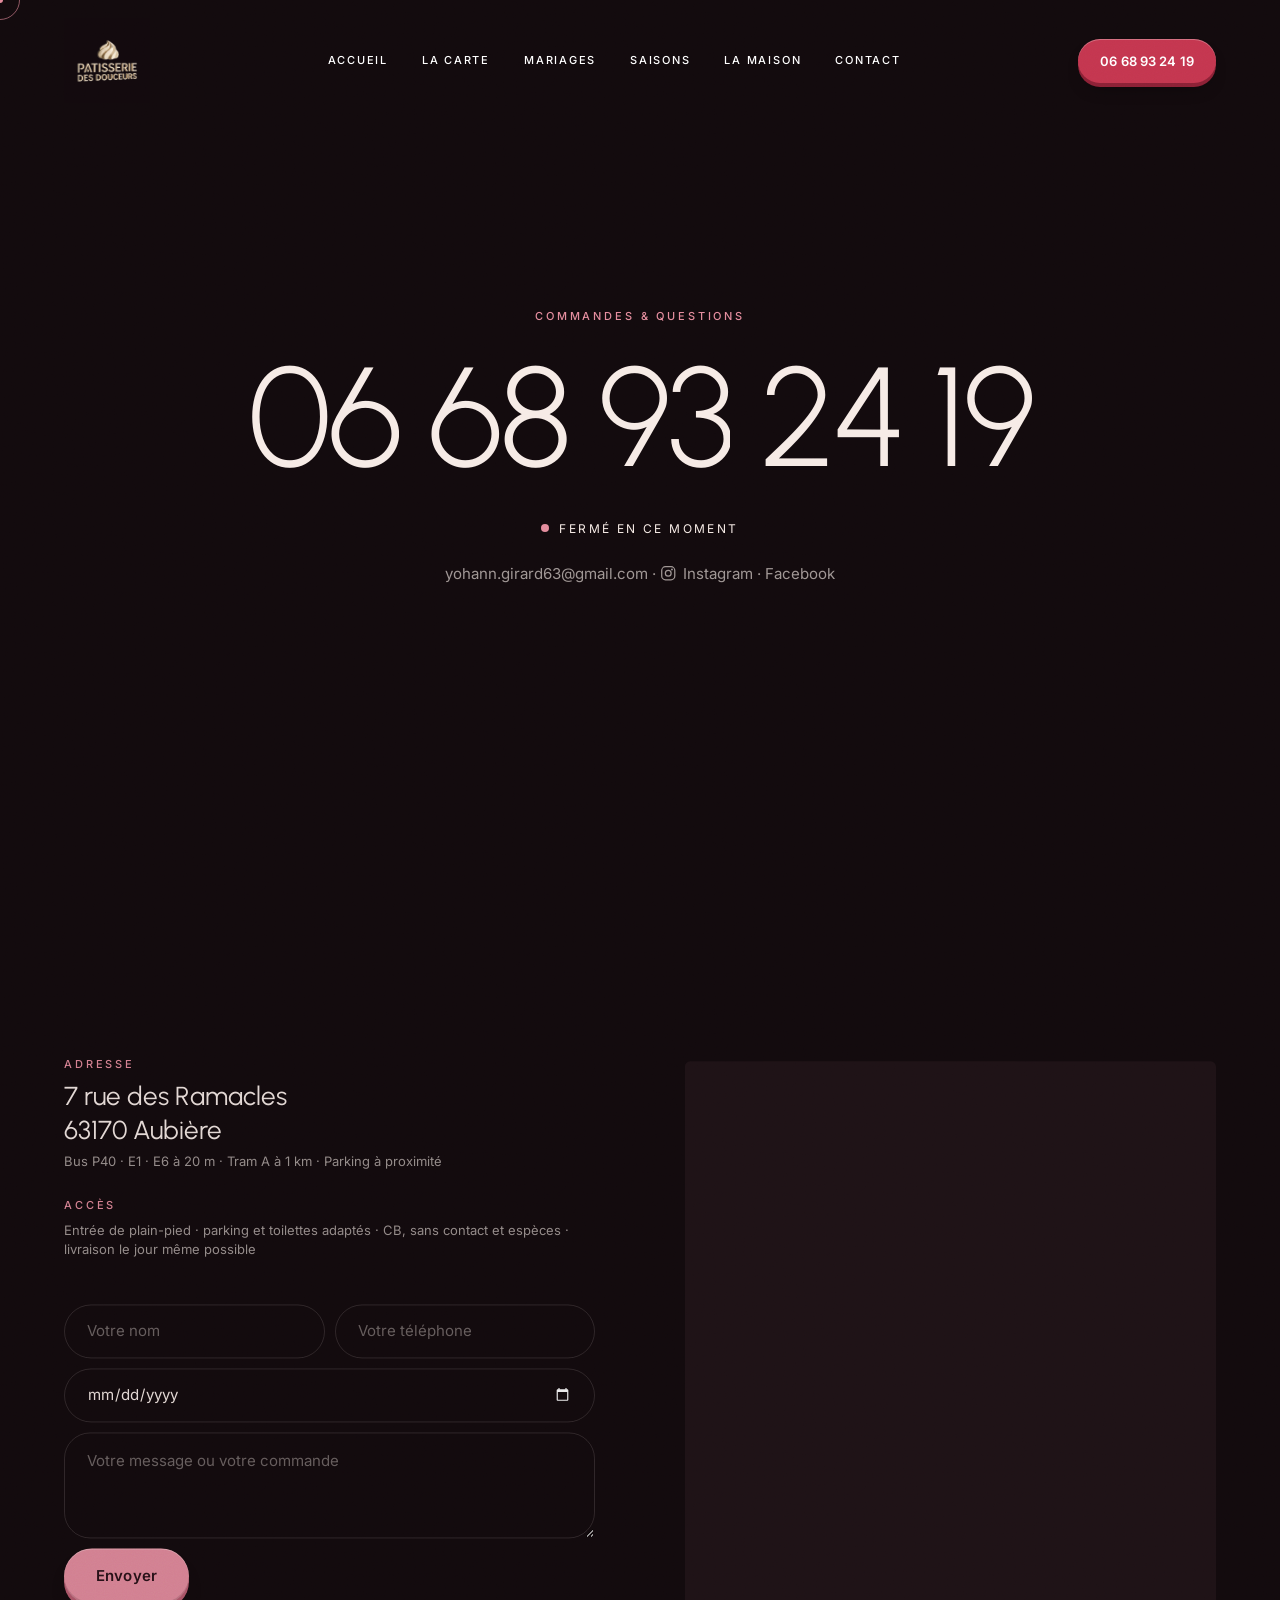
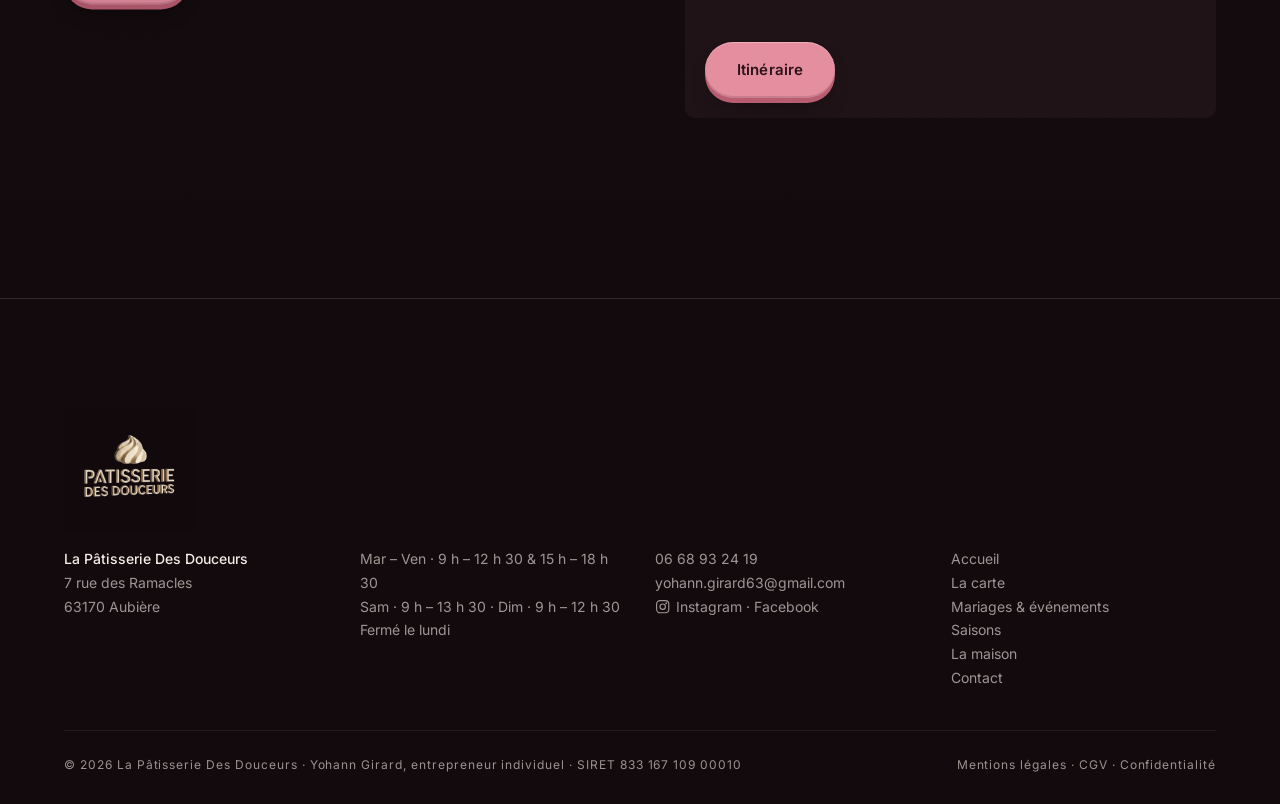
<file: contact.html>
<!doctype html>
<html lang="fr">
<head>
<meta charset="utf-8">
<meta name="viewport" content="width=device-width, initial-scale=1">
<title>Contact & horaires — La Pâtisserie Des Douceurs, 7 rue des Ramacles, Aubière</title>
<meta name="description" content="Horaires, adresse, téléphone et accès de La Pâtisserie Des Douceurs à Aubière (63170). Commandes au 06 68 93 24 19.">
<meta property="og:title" content="Contact & horaires — La Pâtisserie Des Douceurs, 7 rue des Ramacles, Aubière">
<meta property="og:description" content="Horaires, adresse, téléphone et accès de La Pâtisserie Des Douceurs à Aubière (63170). Commandes au 06 68 93 24 19.">
<meta property="og:image" content="img/hero.webp">
<meta property="og:locale" content="fr_FR">
<link rel="icon" href="data:image/svg+xml,%3Csvg xmlns='http://www.w3.org/2000/svg' viewBox='0 0 32 32'%3E%3Crect width='32' height='32' rx='8' fill='%23120A0D'/%3E%3Ccircle cx='16' cy='17' r='8' fill='%23E48C9D'/%3E%3Ccircle cx='13' cy='13' r='2.2' fill='%23C4364F'/%3E%3Ccircle cx='19' cy='13' r='2.2' fill='%23C4364F'/%3E%3Ccircle cx='16' cy='10' r='2.2' fill='%23C4364F'/%3E%3C/svg%3E">
<link rel="preload" href="fonts/urbanist-latin-800-normal.woff2" as="font" type="font/woff2" crossorigin>
<link rel="preload" href="fonts/inter-latin-400-normal.woff2" as="font" type="font/woff2" crossorigin>
<link rel="stylesheet" href="vendor/lenis.css">
<link rel="stylesheet" href="styles.css">
<link rel="stylesheet" href="pages.css">
</head>
<body class="sub p-contact">

<div class="grain" aria-hidden="true"></div>
<div class="cursor" aria-hidden="true"><span class="cursor__dot"></span><span class="cursor__ring"><span class="cursor__label"></span></span></div>
<header class="nav" id="nav">
  <button class="nav__burger" id="burger" aria-label="Menu"><i></i><i></i></button>
  <a class="nav__logo" href="index.html" aria-label="Pâtisserie des Douceurs">
    <img class="nav__logo-img" src="img/logo.webp" alt="Pâtisserie des Douceurs">
  </a>
  <nav class="nav__links"><a href="index.html">Accueil</a><a href="carte.html">La carte</a><a href="mariages.html">Mariages</a><a href="saisons.html">Saisons</a><a href="a-propos.html">La maison</a><a href="contact.html" aria-current=page>Contact</a></nav>
  <a class="btn btn--pill" href="tel:+33668932419" data-cursor="Appeler" data-magnet>06 68 93 24 19</a>
</header>
<div class="menu" id="menu">
  <a href="index.html">Accueil</a><a href="carte.html">La carte</a><a href="mariages.html">Mariages</a><a href="saisons.html">Saisons</a><a href="a-propos.html">La maison</a><a href="contact.html" aria-current=page>Contact</a>
</div>
<main id="top">
<section class="tel-hero">
  <p class="eyebrow" data-reveal>Commandes &amp; questions</p>
  <a class="tel-hero__num" href="tel:+33668932419" data-letters data-cursor="Appeler">06 68 93 24 19</a>
  <p class="tel-hero__now" id="openNow" data-reveal></p>
  <div class="tel-hero__alt" data-reveal><a href="mailto:yohann.girard63@gmail.com">yohann.girard63@gmail.com</a> · <a href="https://www.instagram.com/lapatisseriedesdouceurs/" target="_blank" rel="noopener"><svg class="ig-ico" viewBox="0 0 24 24" fill="none" aria-hidden="true"><rect x="2.5" y="2.5" width="19" height="19" rx="5.5" stroke="currentColor" stroke-width="1.8"/><circle cx="12" cy="12" r="4.2" stroke="currentColor" stroke-width="1.8"/><circle cx="17.4" cy="6.6" r="1.4" fill="currentColor"/></svg>Instagram</a> · <a href="https://www.facebook.com/p/La-p%C3%A2tisserie-des-douceurs-100042399776991/" target="_blank" rel="noopener">Facebook</a></div>
</section>

<section class="hours">
  <div class="hours__grid">
    <div class="hours__day" data-3d><b>Lun</b><span class="hours__closed">Fermé</span></div>
    <div class="hours__day" data-3d><b>Mar</b><span>9 h – 12 h 30</span><span>15 h – 18 h 30</span></div>
    <div class="hours__day" data-3d><b>Mer</b><span>9 h – 12 h 30</span><span>15 h – 18 h 30</span></div>
    <div class="hours__day" data-3d><b>Jeu</b><span>9 h – 12 h 30</span><span>15 h – 18 h 30</span></div>
    <div class="hours__day" data-3d><b>Ven</b><span>9 h – 12 h 30</span><span>15 h – 18 h 30</span></div>
    <div class="hours__day" data-3d><b>Sam</b><span>9 h – 13 h 30</span></div>
    <div class="hours__day" data-3d><b>Dim</b><span>9 h – 12 h 30</span></div>
  </div>
</section>

<section class="contact">
  <div class="contact__grid">
    <div class="contact__info">
      <dl class="boutique__info">
        <div data-reveal><dt>Adresse</dt><dd><a href="https://www.google.com/maps/place/La+P%C3%A2tisserie+Des+Douceurs/@45.7500017,3.1126129,17z/data=!3m1!4b1!4m6!3m5!1s0x47f71c6318a7c699:0xd2ce1351e3a34133!8m2!3d45.7500017!4d3.1126129!16s%2Fg%2F11g0hn_td8" target="_blank" rel="noopener" data-cursor="Itinéraire">7 rue des Ramacles<br>63170 Aubière</a><br><small>Bus P40 · E1 · E6 à 20 m · Tram A à 1 km · Parking à proximité</small></dd></div>
        <div data-reveal><dt>Accès</dt><dd><small>Entrée de plain-pied · parking et toilettes adaptés · CB, sans contact et espèces · livraison le jour même possible</small></dd></div>
      </dl>
      <form class="boutique__form" data-reveal id="orderForm">
        <input type="text" name="nom" placeholder="Votre nom" required>
        <input type="tel" name="tel" placeholder="Votre téléphone" required>
        <input type="date" name="date" aria-label="Date souhaitée">
        <textarea name="msg" rows="3" placeholder="Votre message ou votre commande" required></textarea>
        <button class="btn btn--light" type="submit" data-cursor="Envoyer" data-magnet>Envoyer</button>
        <p class="boutique__ok">Votre message s’ouvre dans votre messagerie — il ne reste qu’à l’envoyer.</p>
      </form>
    </div>
    <div class="contact__map" data-reveal-clip>
      <iframe title="Plan — La Pâtisserie Des Douceurs" src="https://www.google.com/maps?q=La+P%C3%A2tisserie+Des+Douceurs,+7+Rue+des+Ramacles,+63170+Aubi%C3%A8re&output=embed&z=16" loading="lazy" referrerpolicy="no-referrer-when-downgrade" allowfullscreen></iframe>
      <a class="btn btn--light contact__go" href="https://www.google.com/maps/place/La+P%C3%A2tisserie+Des+Douceurs/@45.7500017,3.1126129,17z/data=!3m1!4b1!4m6!3m5!1s0x47f71c6318a7c699:0xd2ce1351e3a34133!8m2!3d45.7500017!4d3.1126129!16s%2Fg%2F11g0hn_td8" target="_blank" rel="noopener" data-magnet>Itinéraire</a>
    </div>
  </div>
</section>
</main><footer class="footer footer--page">
  <img class="footer__logo" src="img/logo.webp" alt="Pâtisserie des Douceurs">
  <div class="footer__cols">
    <div><b>La Pâtisserie Des Douceurs</b><br>7 rue des Ramacles<br>63170 Aubière</div>
    <div>Mar – Ven · 9 h – 12 h 30 &amp; 15 h – 18 h 30<br>Sam · 9 h – 13 h 30 · Dim · 9 h – 12 h 30<br>Fermé le lundi</div>
    <div><a href="tel:+33668932419">06 68 93 24 19</a><br><a href="mailto:yohann.girard63@gmail.com">yohann.girard63@gmail.com</a><br><a href="https://www.instagram.com/lapatisseriedesdouceurs/" target="_blank" rel="noopener"><svg class="ig-ico" viewBox="0 0 24 24" fill="none" aria-hidden="true"><rect x="2.5" y="2.5" width="19" height="19" rx="5.5" stroke="currentColor" stroke-width="1.8"/><circle cx="12" cy="12" r="4.2" stroke="currentColor" stroke-width="1.8"/><circle cx="17.4" cy="6.6" r="1.4" fill="currentColor"/></svg>Instagram</a> · <a href="https://www.facebook.com/p/La-p%C3%A2tisserie-des-douceurs-100042399776991/" target="_blank" rel="noopener">Facebook</a></div>
    <div><a href="index.html">Accueil</a><br><a href="carte.html">La carte</a><br><a href="mariages.html">Mariages &amp; événements</a><br><a href="saisons.html">Saisons</a><br><a href="a-propos.html">La maison</a><br><a href="contact.html">Contact</a></div>
  </div>
  <div class="footer__row">
    <span>© 2026 La Pâtisserie Des Douceurs · Yohann Girard, entrepreneur individuel · SIRET 833 167 109 00010</span>
    <span><a href="mentions-legales.html">Mentions légales · CGV · Confidentialité</a></span>
  </div>
</footer>

<script src="vendor/gsap.min.js"></script>
<script src="vendor/ScrollTrigger.min.js"></script>
<script src="vendor/lenis.min.js"></script>
<script src="main.js"></script>

</body>
</html>
</file>
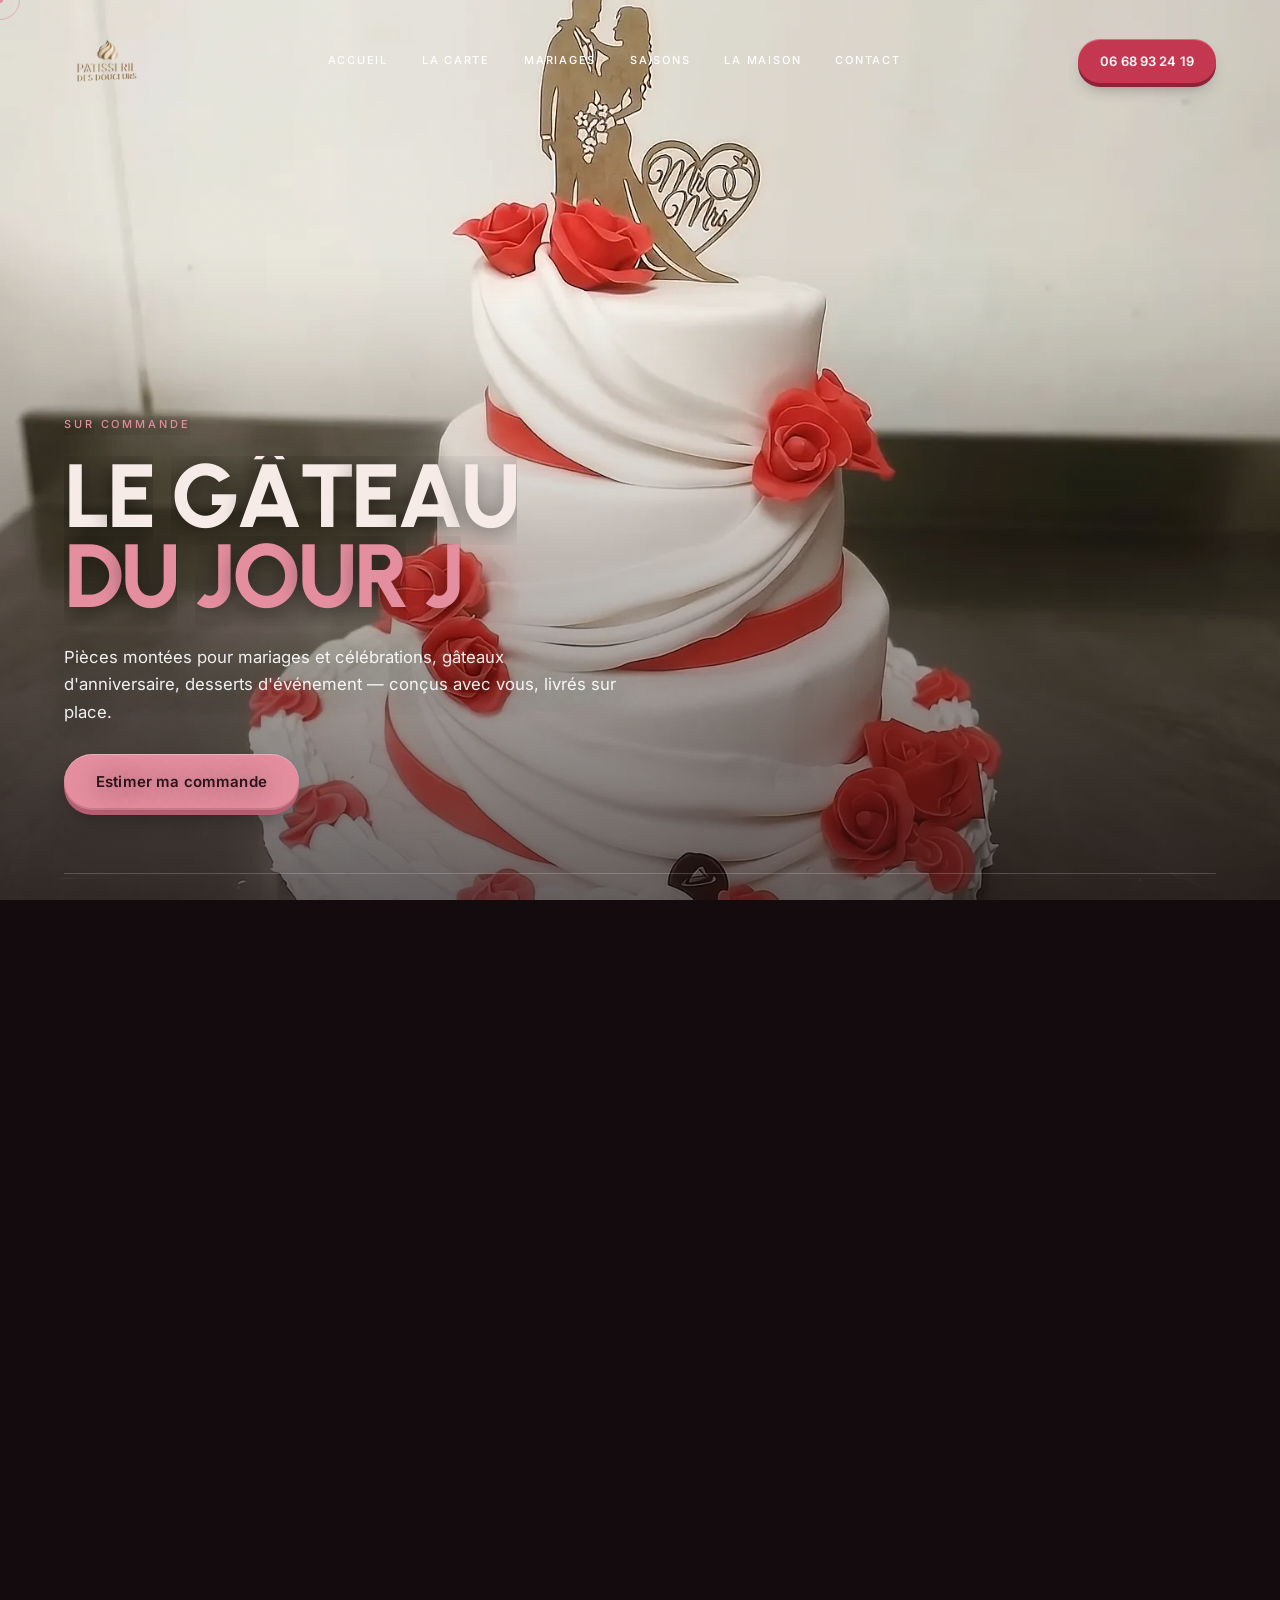
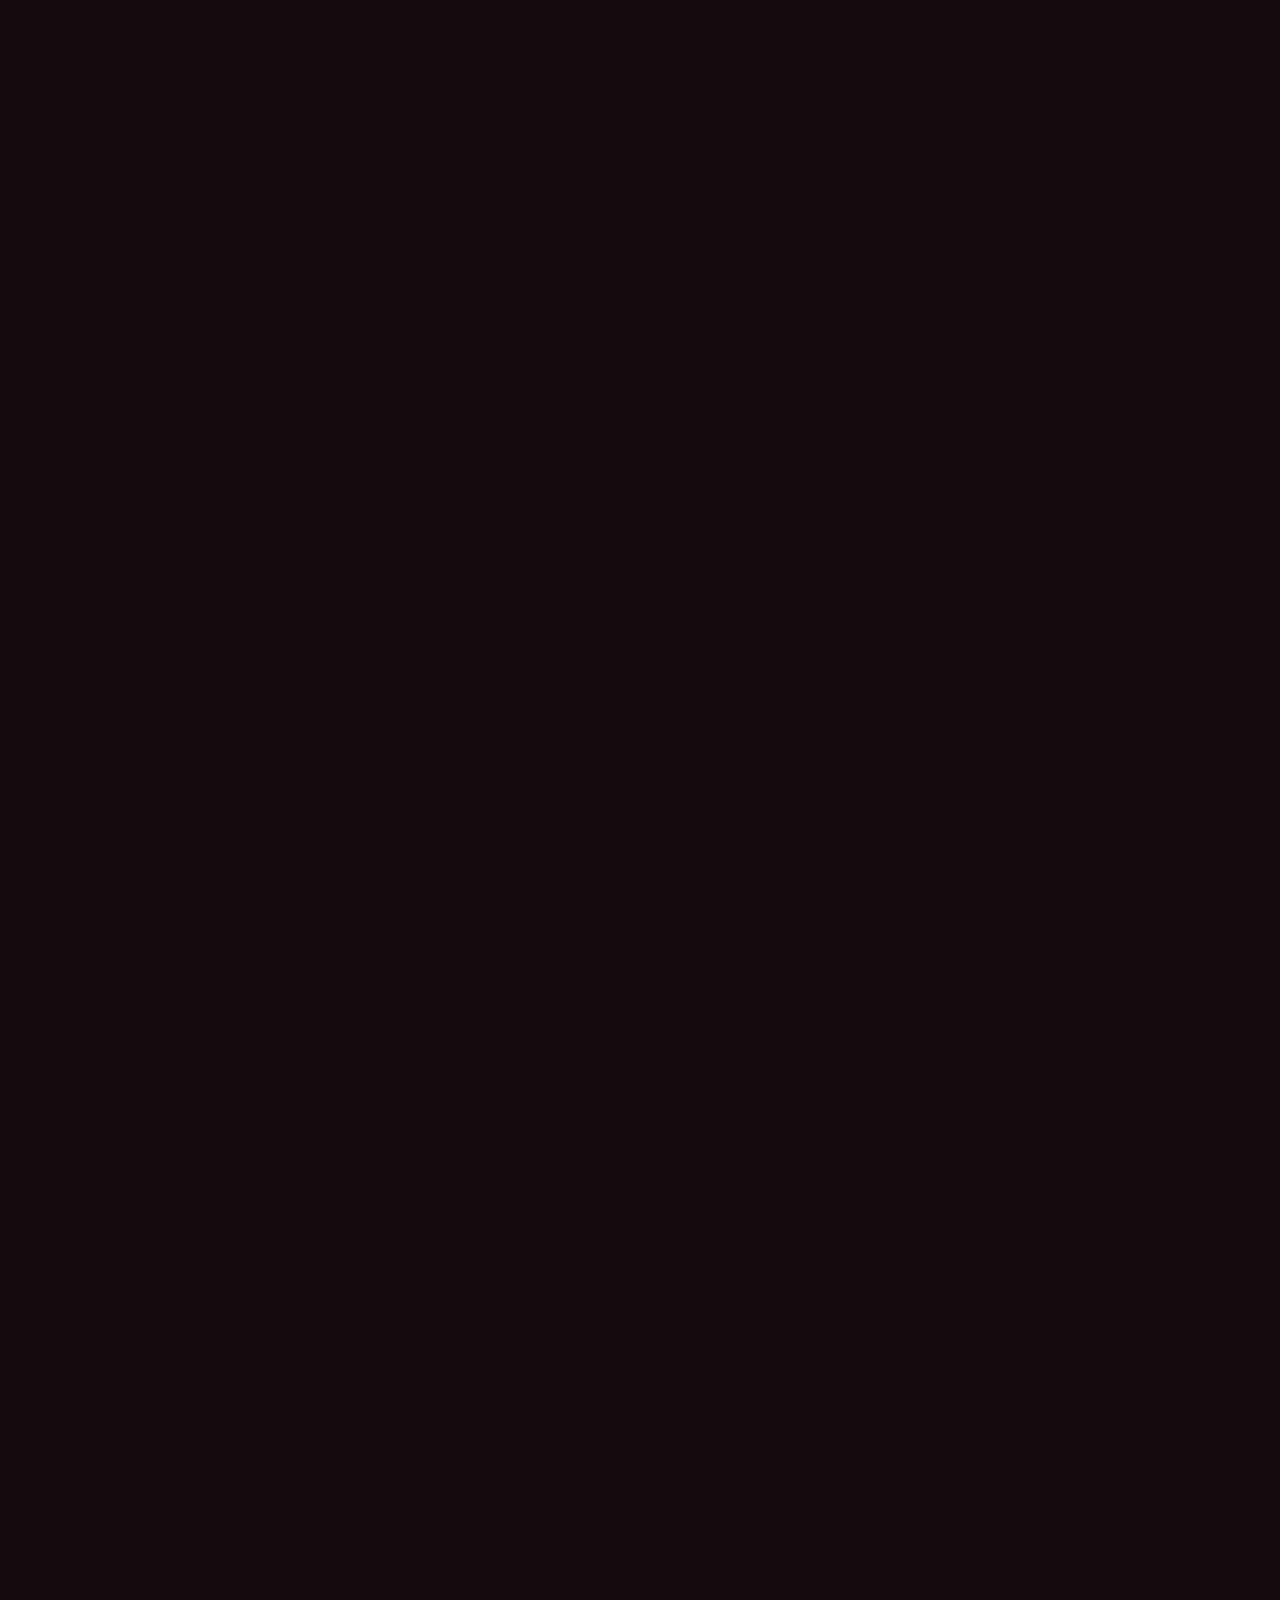
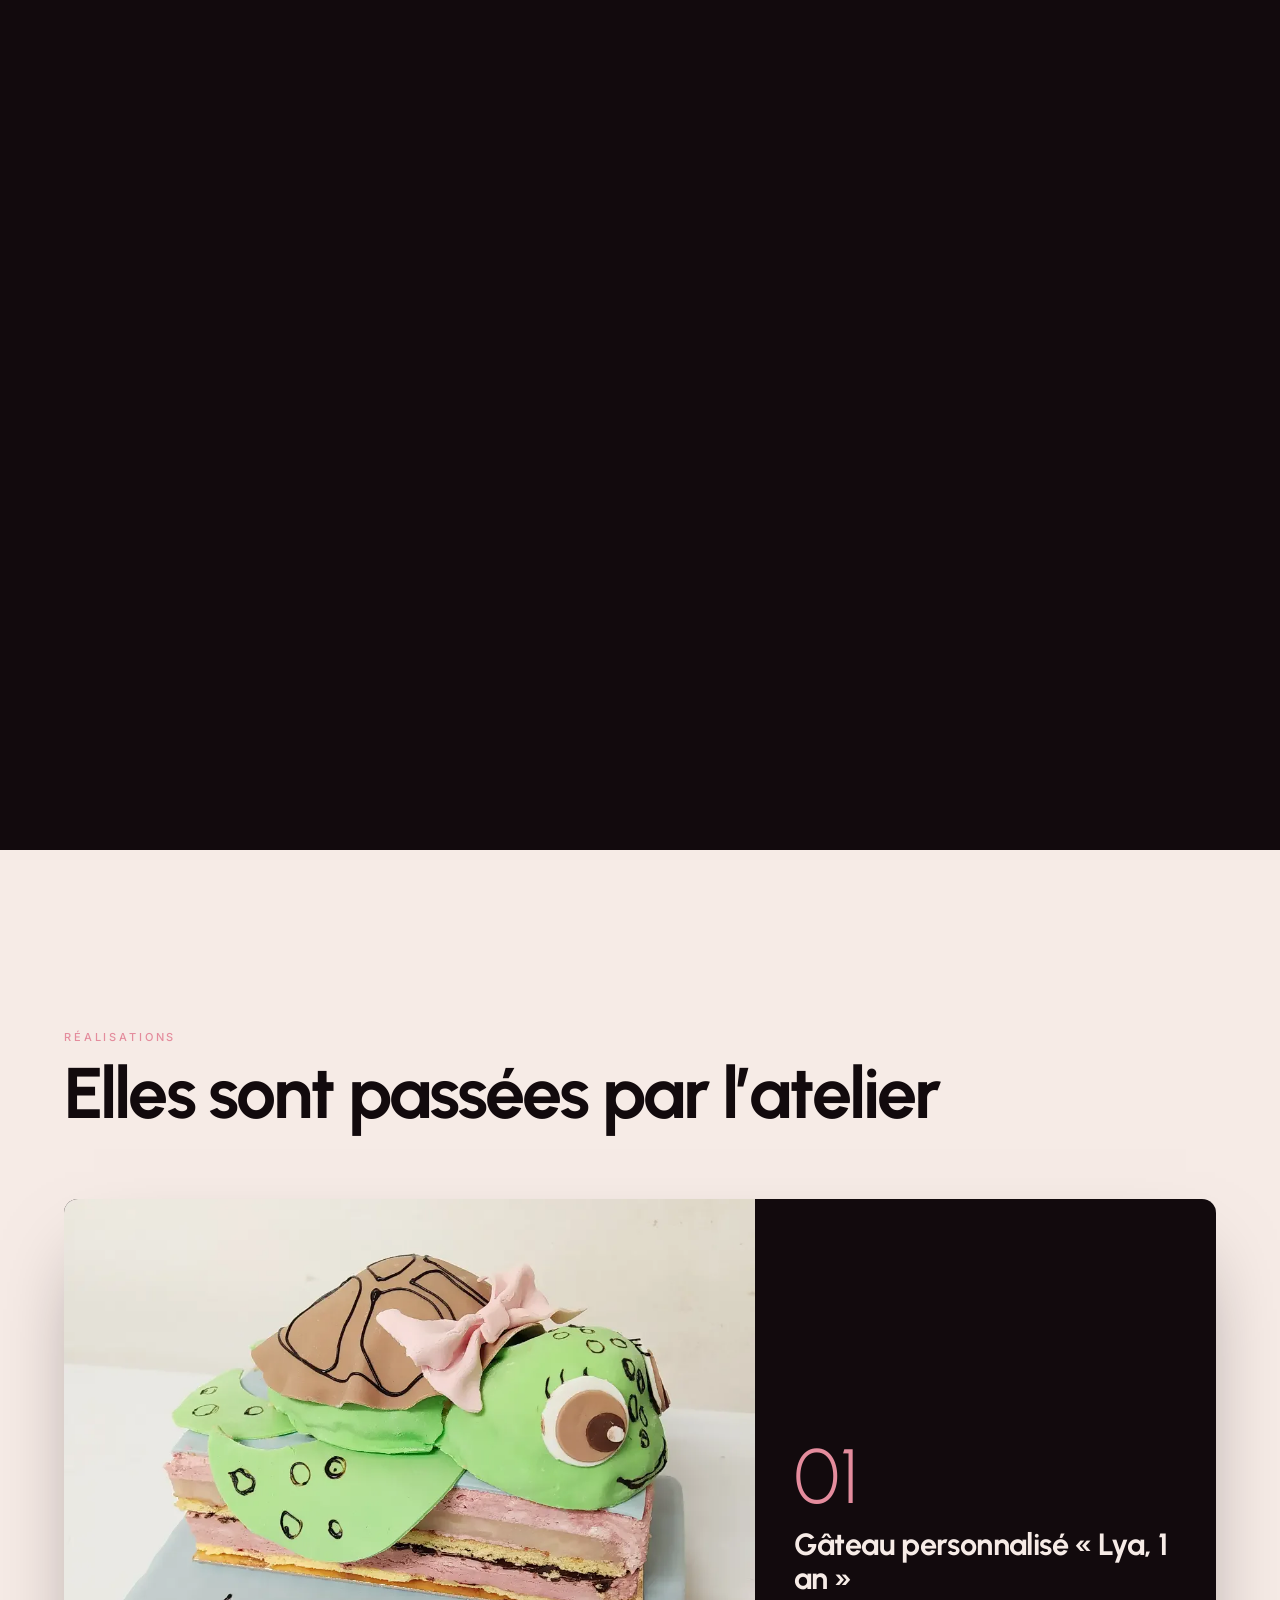
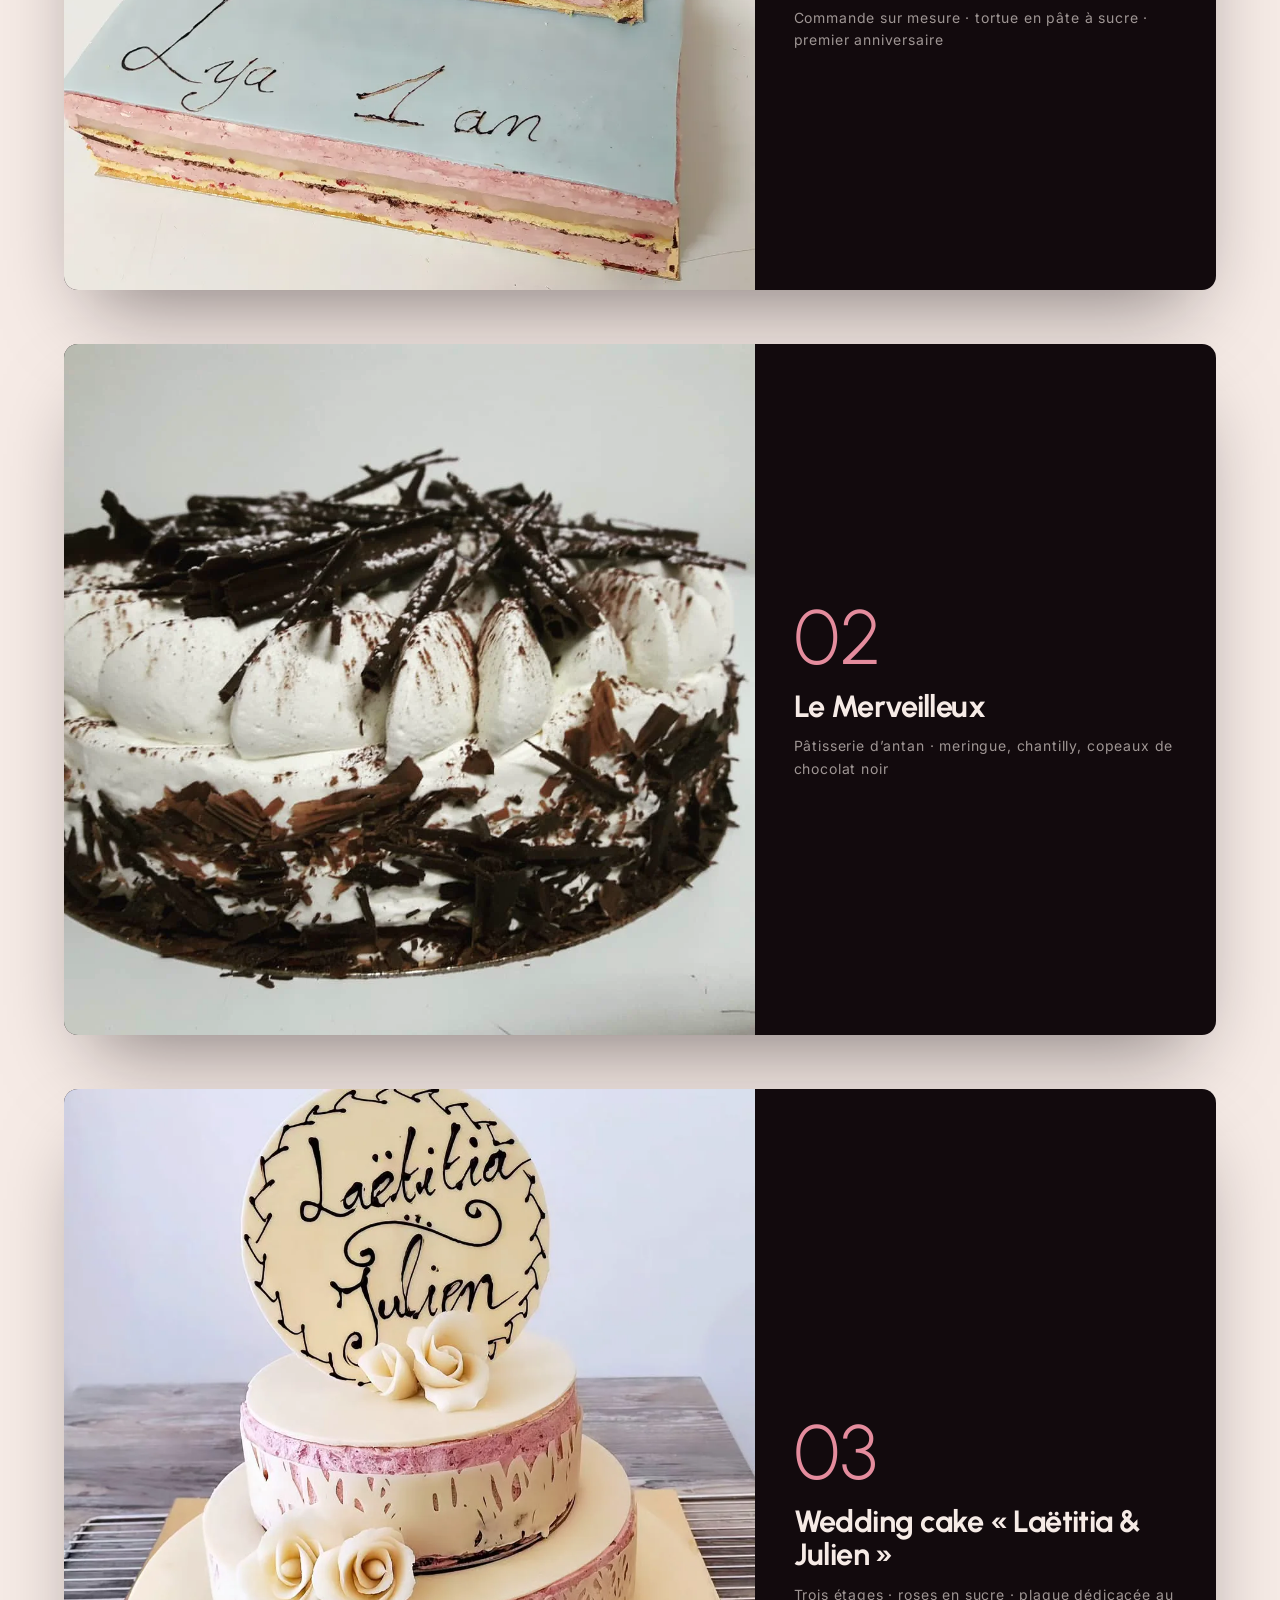
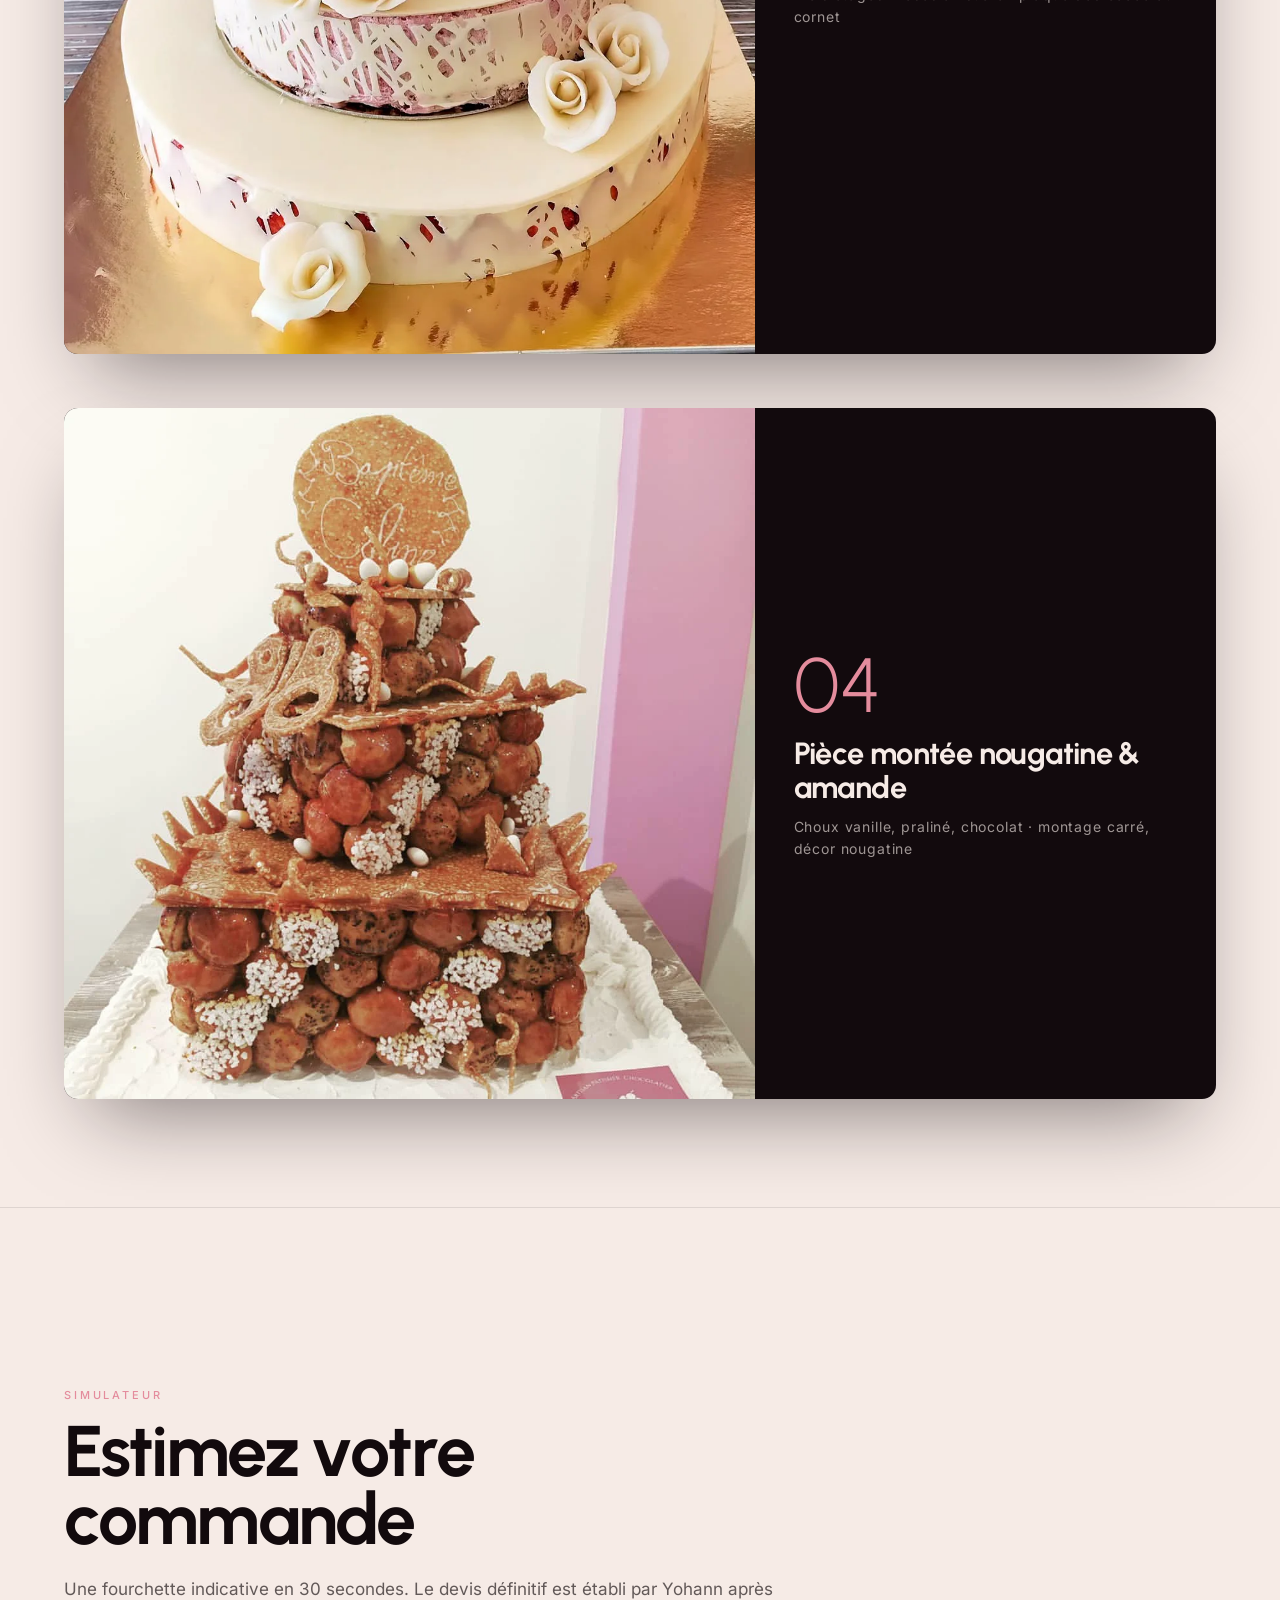
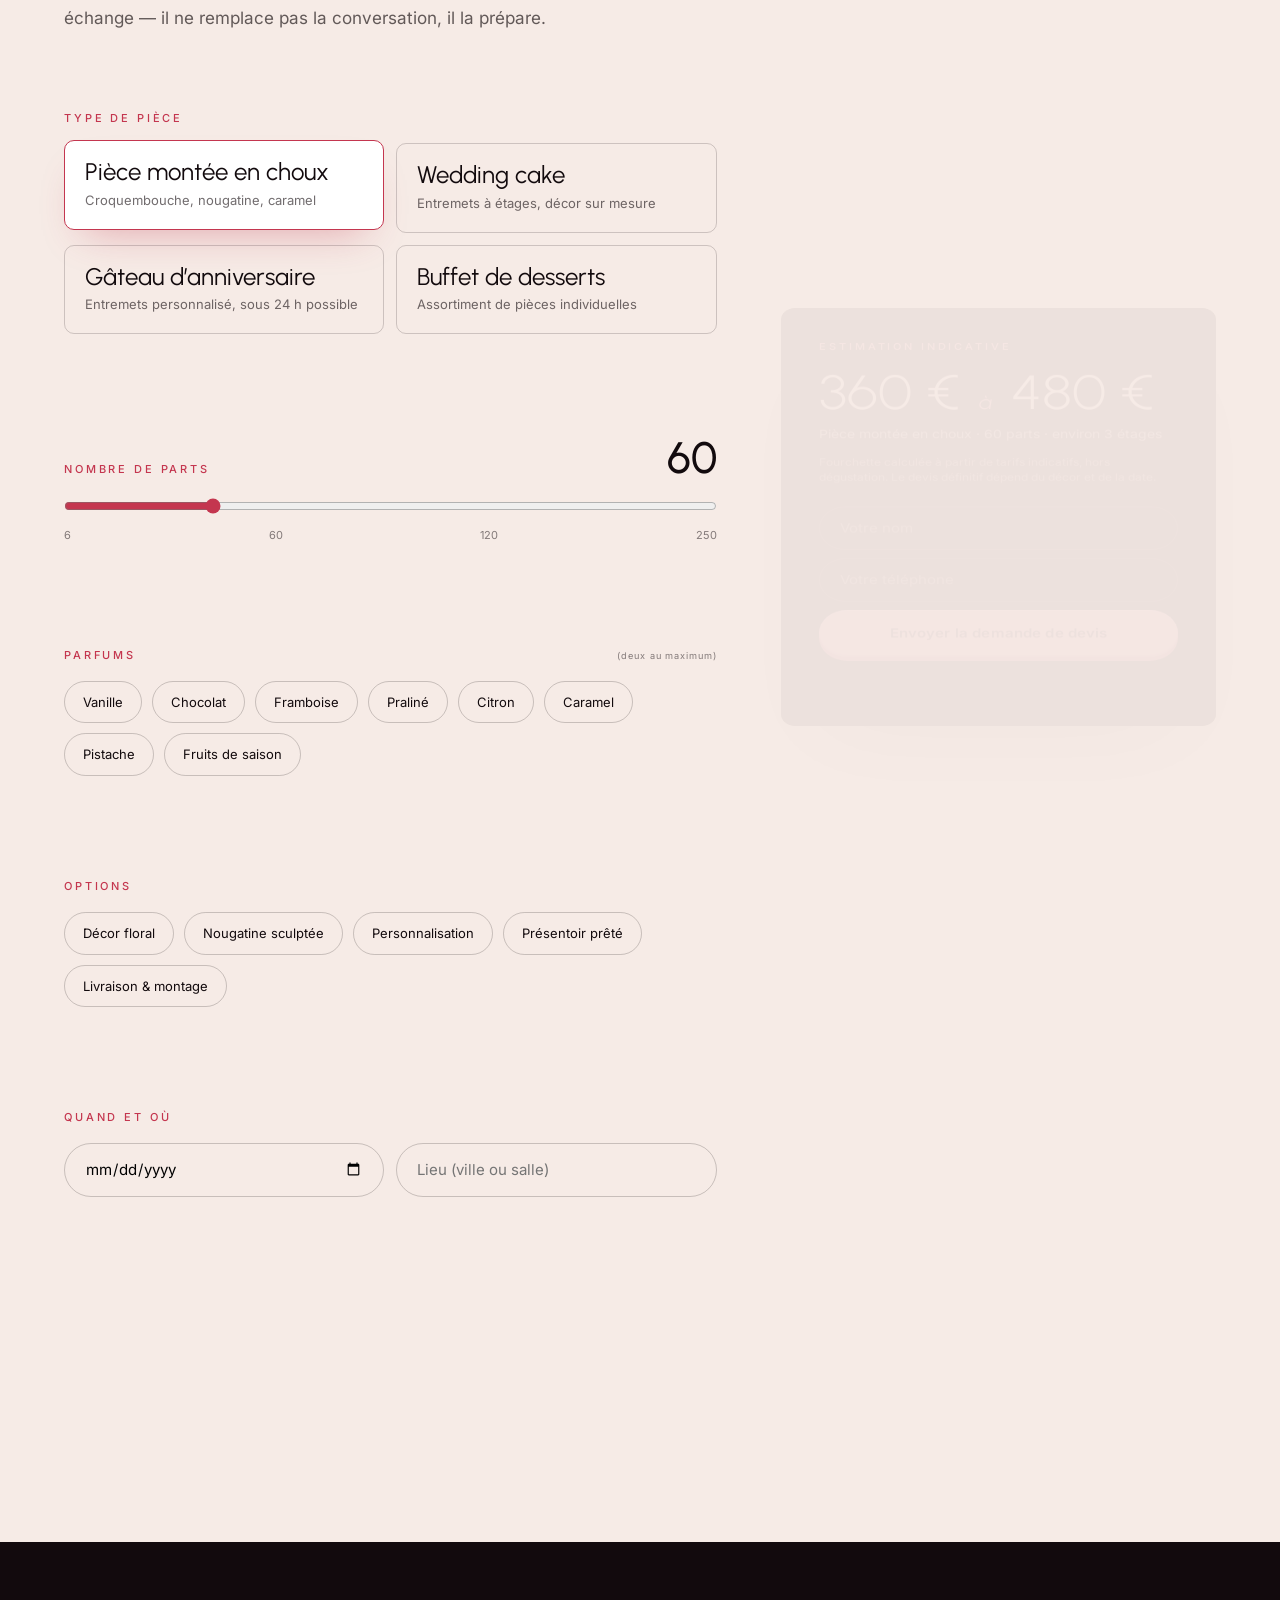
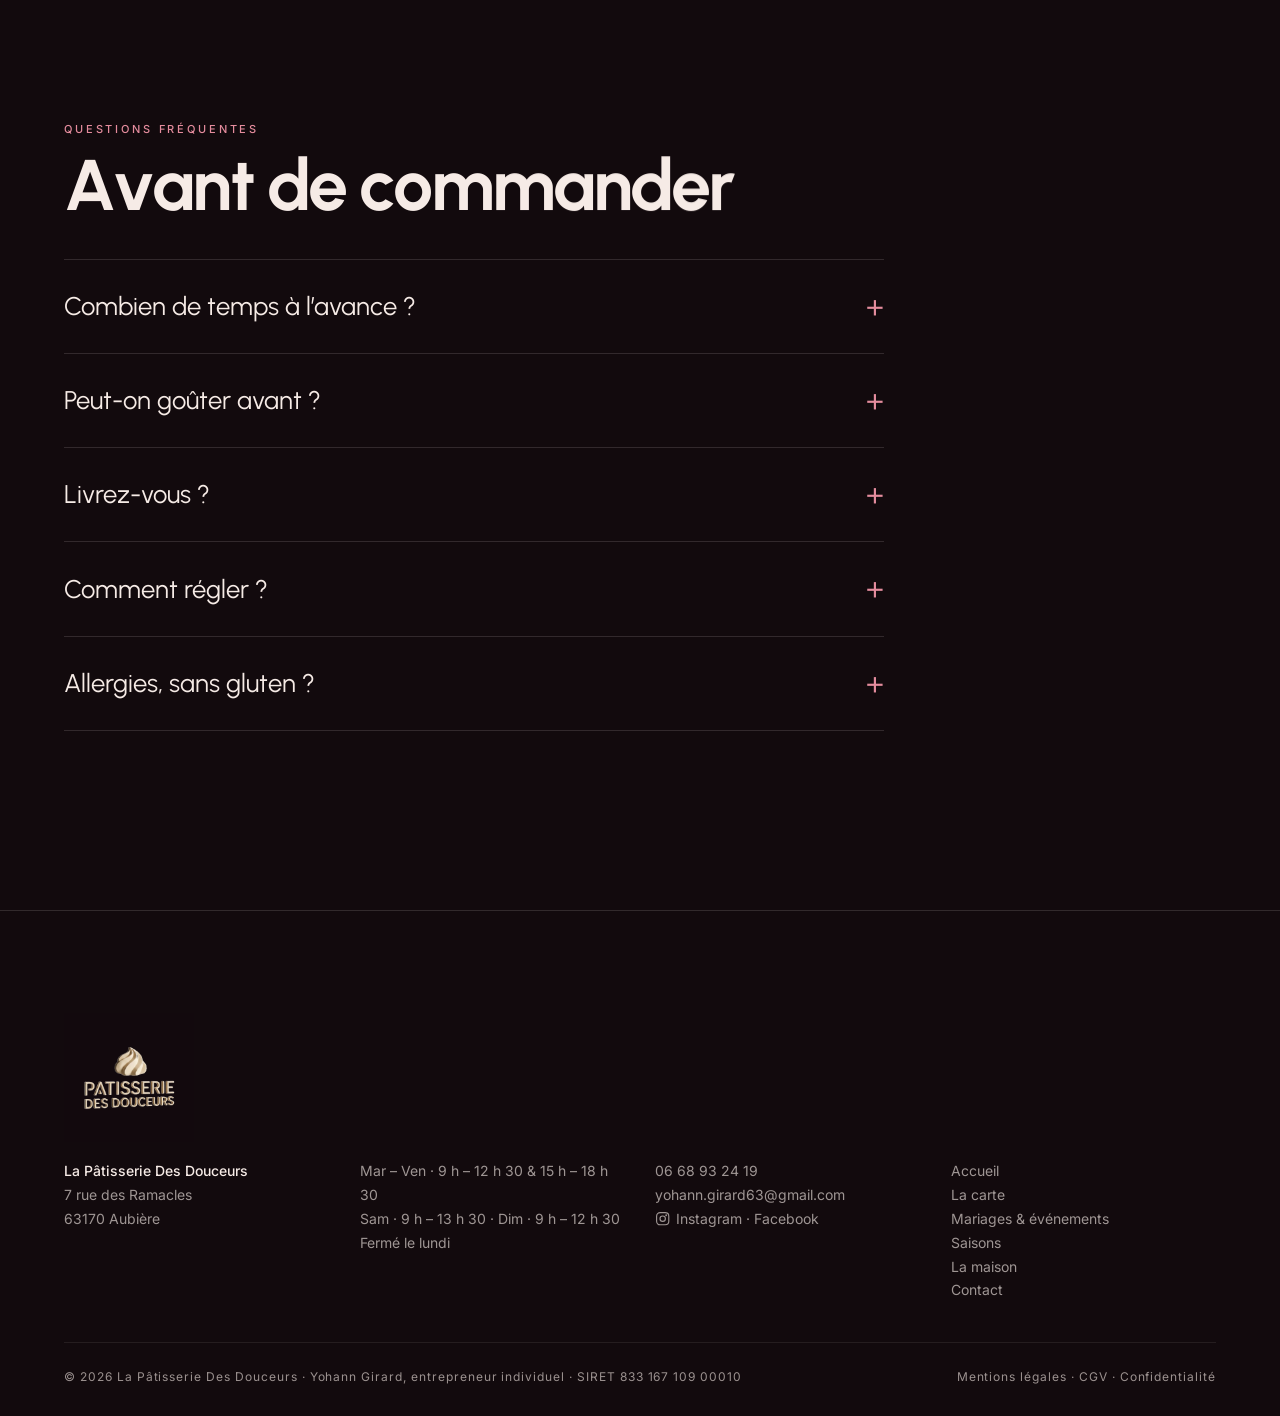
<file: mariages.html>
<!doctype html>
<html lang="fr">
<head>
<meta charset="utf-8">
<meta name="viewport" content="width=device-width, initial-scale=1">
<title>Mariages, anniversaires & pièces montées — La Pâtisserie Des Douceurs</title>
<meta name="description" content="Pièces montées de mariage, gâteaux d’anniversaire et desserts d’événement sur commande à Aubière. Simulateur de devis en ligne.">
<meta property="og:title" content="Mariages, anniversaires & pièces montées — La Pâtisserie Des Douceurs">
<meta property="og:description" content="Pièces montées de mariage, gâteaux d’anniversaire et desserts d’événement sur commande à Aubière. Simulateur de devis en ligne.">
<meta property="og:image" content="img/hero.webp">
<meta property="og:locale" content="fr_FR">
<link rel="icon" href="data:image/svg+xml,%3Csvg xmlns='http://www.w3.org/2000/svg' viewBox='0 0 32 32'%3E%3Crect width='32' height='32' rx='8' fill='%23120A0D'/%3E%3Ccircle cx='16' cy='17' r='8' fill='%23E48C9D'/%3E%3Ccircle cx='13' cy='13' r='2.2' fill='%23C4364F'/%3E%3Ccircle cx='19' cy='13' r='2.2' fill='%23C4364F'/%3E%3Ccircle cx='16' cy='10' r='2.2' fill='%23C4364F'/%3E%3C/svg%3E">
<link rel="preload" href="fonts/urbanist-latin-800-normal.woff2" as="font" type="font/woff2" crossorigin>
<link rel="preload" href="fonts/inter-latin-400-normal.woff2" as="font" type="font/woff2" crossorigin>
<link rel="stylesheet" href="vendor/lenis.css">
<link rel="stylesheet" href="styles.css">
<link rel="stylesheet" href="pages.css">
</head>
<body class="sub p-mariages">

<div class="grain" aria-hidden="true"></div>
<div class="cursor" aria-hidden="true"><span class="cursor__dot"></span><span class="cursor__ring"><span class="cursor__label"></span></span></div>
<header class="nav" id="nav">
  <button class="nav__burger" id="burger" aria-label="Menu"><i></i><i></i></button>
  <a class="nav__logo" href="index.html" aria-label="Pâtisserie des Douceurs">
    <img class="nav__logo-img" src="img/logo.webp" alt="Pâtisserie des Douceurs">
  </a>
  <nav class="nav__links"><a href="index.html">Accueil</a><a href="carte.html">La carte</a><a href="mariages.html" aria-current=page>Mariages</a><a href="saisons.html">Saisons</a><a href="a-propos.html">La maison</a><a href="contact.html">Contact</a></nav>
  <a class="btn btn--pill" href="tel:+33668932419" data-cursor="Appeler" data-magnet>06 68 93 24 19</a>
</header>
<div class="menu" id="menu">
  <a href="index.html">Accueil</a><a href="carte.html">La carte</a><a href="mariages.html" aria-current=page>Mariages</a><a href="saisons.html">Saisons</a><a href="a-propos.html">La maison</a><a href="contact.html">Contact</a>
</div>
<main id="top">
<section class="mhero">
  <div class="mhero__pin">
    <video class="mhero__video" autoplay muted loop playsinline poster="img/mariages-hero.webp" data-hero-img data-src-hd="video/mariages-hero.mp4" data-src-sd="video/mariages-hero-720.mp4"></video>
    <div class="mhero__veil"></div>
    <div class="mhero__slide" data-mslide>
      <p class="eyebrow" data-letters>Sur commande</p>
      <h1 class="mhero__h"><span data-letters>Le gâteau</span><span data-letters>du jour J</span></h1>
      <p class="mhero__p">Pièces montées pour mariages et célébrations, gâteaux d'anniversaire, desserts d'événement — conçus avec vous, livrés sur place.</p>
      <div class="mhero__cta"><a class="btn btn--light" href="#simulateur" data-magnet data-cursor="Estimer">Estimer ma commande</a></div>
    </div>
    <div class="mhero__slide" data-mslide><span class="mhero__num" aria-hidden="true">01</span><h2 class="mhero__h"><span data-letters>On en</span><span data-letters>parle</span></h2><p class="mhero__p">Nombre de parts, date, lieu, envies. Par téléphone, par e-mail, ou avec le simulateur juste en dessous.</p></div>
    <div class="mhero__slide" data-mslide><span class="mhero__num" aria-hidden="true">02</span><h2 class="mhero__h"><span data-letters>Yohann</span><span data-letters>conçoit</span></h2><p class="mhero__p">Parfums, étages, décor. Un devis précis sous 48 h, une dégustation possible pour les mariages.</p></div>
    <div class="mhero__slide" data-mslide><span class="mhero__num" aria-hidden="true">03</span><h2 class="mhero__h"><span data-letters>Livré</span><span data-letters>le jour J</span></h2><p class="mhero__p">Montage et livraison sur place à Aubière, Clermont-Ferrand et alentours. Vous n'avez rien à porter.</p></div>
    <div class="mhero__bar"><i id="mBar"></i></div>
  </div>
</section>

<section class="stackcards">
  <header class="stackcards__head"><p class="eyebrow" data-reveal>Réalisations</p><h2 class="h2" data-letters>Elles sont passées par l’atelier</h2></header>
  <div class="stackcards__list">
    <article class="scard" style="--i:0">
      <img src="img/scard-1.webp" alt="" loading="lazy">
      <div class="scard__body"><span class="scard__n">01</span><h3>Gâteau personnalisé « Lya, 1 an »</h3><p>Commande sur mesure · tortue en pâte à sucre · premier anniversaire</p></div>
    </article>
    <article class="scard" style="--i:1">
      <img src="img/scard-2.webp" alt="" loading="lazy">
      <div class="scard__body"><span class="scard__n">02</span><h3>Le Merveilleux</h3><p>Pâtisserie d’antan · meringue, chantilly, copeaux de chocolat noir</p></div>
    </article>
    <article class="scard" style="--i:2">
      <img src="img/scard-3.webp" alt="" loading="lazy">
      <div class="scard__body"><span class="scard__n">03</span><h3>Wedding cake « Laëtitia & Julien »</h3><p>Trois étages · roses en sucre · plaque dédicacée au cornet</p></div>
    </article>
    <article class="scard" style="--i:3">
      <img src="img/scard-4.webp" alt="" loading="lazy">
      <div class="scard__body"><span class="scard__n">04</span><h3>Pièce montée nougatine & amande</h3><p>Choux vanille, praliné, chocolat · montage carré, décor nougatine</p></div>
    </article></div>
</section>

<section class="simu" id="simulateur">
  <div class="simu__intro">
    <p class="eyebrow" data-reveal>Simulateur</p>
    <h2 class="h2" data-letters>Estimez votre commande</h2>
    <p class="simu__lead" data-reveal>Une fourchette indicative en 30 secondes. Le devis définitif est établi par Yohann après échange — il ne remplace pas la conversation, il la prépare.</p>
  </div>
  <form class="simu__form" id="simu" data-reveal>
    <fieldset>
      <legend>Type de pièce</legend>
      <div class="simu__choices">
        <label><input type="radio" name="type" value="choux" checked><span><b>Pièce montée en choux</b><small>Croquembouche, nougatine, caramel</small></span></label>
        <label><input type="radio" name="type" value="wedding"><span><b>Wedding cake</b><small>Entremets à étages, décor sur mesure</small></span></label>
        <label><input type="radio" name="type" value="anniv"><span><b>Gâteau d’anniversaire</b><small>Entremets personnalisé, sous 24 h possible</small></span></label>
        <label><input type="radio" name="type" value="buffet"><span><b>Buffet de desserts</b><small>Assortiment de pièces individuelles</small></span></label>
      </div>
    </fieldset>
    <fieldset>
      <legend>Nombre de parts <output id="partsOut">60</output></legend>
      <input type="range" name="parts" id="parts" min="6" max="250" step="2" value="60">
      <div class="simu__scale"><span>6</span><span>60</span><span>120</span><span>250</span></div>
    </fieldset>
    <fieldset>
      <legend>Parfums <small>(deux au maximum)</small></legend>
      <div class="simu__tags" id="parfums">
        <label><input type="checkbox" value="Vanille"><span>Vanille</span></label>
        <label><input type="checkbox" value="Chocolat"><span>Chocolat</span></label>
        <label><input type="checkbox" value="Framboise"><span>Framboise</span></label>
        <label><input type="checkbox" value="Praliné"><span>Praliné</span></label>
        <label><input type="checkbox" value="Citron"><span>Citron</span></label>
        <label><input type="checkbox" value="Caramel"><span>Caramel</span></label>
        <label><input type="checkbox" value="Pistache"><span>Pistache</span></label>
        <label><input type="checkbox" value="Fruits de saison"><span>Fruits de saison</span></label>
      </div>
    </fieldset>
    <fieldset>
      <legend>Options</legend>
      <div class="simu__tags">
        <label><input type="checkbox" name="opt" value="Décor floral" data-price="60"><span>Décor floral</span></label>
        <label><input type="checkbox" name="opt" value="Nougatine sculptée" data-price="40"><span>Nougatine sculptée</span></label>
        <label><input type="checkbox" name="opt" value="Personnalisation (prénoms, texte)" data-price="20"><span>Personnalisation</span></label>
        <label><input type="checkbox" name="opt" value="Présentoir prêté" data-price="0"><span>Présentoir prêté</span></label>
        <label><input type="checkbox" name="opt" value="Livraison et montage sur place" data-price="35"><span>Livraison &amp; montage</span></label>
      </div>
    </fieldset>
    <fieldset class="simu__when">
      <legend>Quand et où</legend>
      <input type="date" name="date" id="simuDate" aria-label="Date de l’événement" required>
      <input type="text" name="lieu" placeholder="Lieu (ville ou salle)">
    </fieldset>
    <aside class="simu__result" data-3d>
      <p class="eyebrow">Estimation indicative</p>
      <p class="simu__price"><span id="priceLow">—</span> <i>à</i> <span id="priceHigh">—</span></p>
      <p class="simu__detail" id="priceDetail"></p>
      <p class="simu__note">Fourchette calculée à partir de tarifs indicatifs, hors dégustation. Le devis définitif dépend du décor et de la date.</p>
      <div class="simu__send">
        <input type="text" name="nom" placeholder="Votre nom" required>
        <input type="tel" name="tel" placeholder="Votre téléphone" required>
        <button class="btn btn--light" type="submit" data-cursor="Envoyer" data-magnet>Envoyer la demande de devis</button>
      </div>
      <p class="boutique__ok">Votre demande s’ouvre dans votre messagerie — il ne reste qu’à l’envoyer.</p>
    </aside>
  </form>
</section>

<section class="faq">
  <p class="eyebrow" data-reveal>Questions fréquentes</p>
  <h2 class="h2" data-letters>Avant de commander</h2>
  <div class="faq__list">
    <details data-reveal><summary>Combien de temps à l’avance ?</summary><p>Un gâteau d’anniversaire peut se faire sous 24 h selon le planning. Pour une pièce montée de mariage, comptez 3 à 4 semaines, davantage en juin et septembre.</p></details>
    <details data-reveal><summary>Peut-on goûter avant ?</summary><p>Oui, pour les mariages : une dégustation des parfums est proposée lors du rendez-vous de commande.</p></details>
    <details data-reveal><summary>Livrez-vous ?</summary><p>Oui, à Aubière, Clermont-Ferrand et alentours. Le montage est fait sur place pour les pièces montées. Livraison le jour même possible.</p></details>
    <details data-reveal><summary>Comment régler ?</summary><p>Un acompte à la commande, le solde à la livraison ou au retrait. Carte bancaire, sans contact et espèces acceptés en boutique.</p></details>
    <details data-reveal><summary>Allergies, sans gluten ?</summary><p>Parlez-en à la commande : certaines recettes peuvent être adaptées. L’atelier travaille fruits à coque, gluten, lait et œufs.</p></details>
  </div>
</section>
</main><footer class="footer footer--page">
  <img class="footer__logo" src="img/logo.webp" alt="Pâtisserie des Douceurs">
  <div class="footer__cols">
    <div><b>La Pâtisserie Des Douceurs</b><br>7 rue des Ramacles<br>63170 Aubière</div>
    <div>Mar – Ven · 9 h – 12 h 30 &amp; 15 h – 18 h 30<br>Sam · 9 h – 13 h 30 · Dim · 9 h – 12 h 30<br>Fermé le lundi</div>
    <div><a href="tel:+33668932419">06 68 93 24 19</a><br><a href="mailto:yohann.girard63@gmail.com">yohann.girard63@gmail.com</a><br><a href="https://www.instagram.com/lapatisseriedesdouceurs/" target="_blank" rel="noopener"><svg class="ig-ico" viewBox="0 0 24 24" fill="none" aria-hidden="true"><rect x="2.5" y="2.5" width="19" height="19" rx="5.5" stroke="currentColor" stroke-width="1.8"/><circle cx="12" cy="12" r="4.2" stroke="currentColor" stroke-width="1.8"/><circle cx="17.4" cy="6.6" r="1.4" fill="currentColor"/></svg>Instagram</a> · <a href="https://www.facebook.com/p/La-p%C3%A2tisserie-des-douceurs-100042399776991/" target="_blank" rel="noopener">Facebook</a></div>
    <div><a href="index.html">Accueil</a><br><a href="carte.html">La carte</a><br><a href="mariages.html">Mariages &amp; événements</a><br><a href="saisons.html">Saisons</a><br><a href="a-propos.html">La maison</a><br><a href="contact.html">Contact</a></div>
  </div>
  <div class="footer__row">
    <span>© 2026 La Pâtisserie Des Douceurs · Yohann Girard, entrepreneur individuel · SIRET 833 167 109 00010</span>
    <span><a href="mentions-legales.html">Mentions légales · CGV · Confidentialité</a></span>
  </div>
</footer>

<script src="vendor/gsap.min.js"></script>
<script src="vendor/ScrollTrigger.min.js"></script>
<script src="vendor/lenis.min.js"></script>
<script src="main.js"></script>
<script src="simulateur.js"></script>
</body>
</html>
</file>
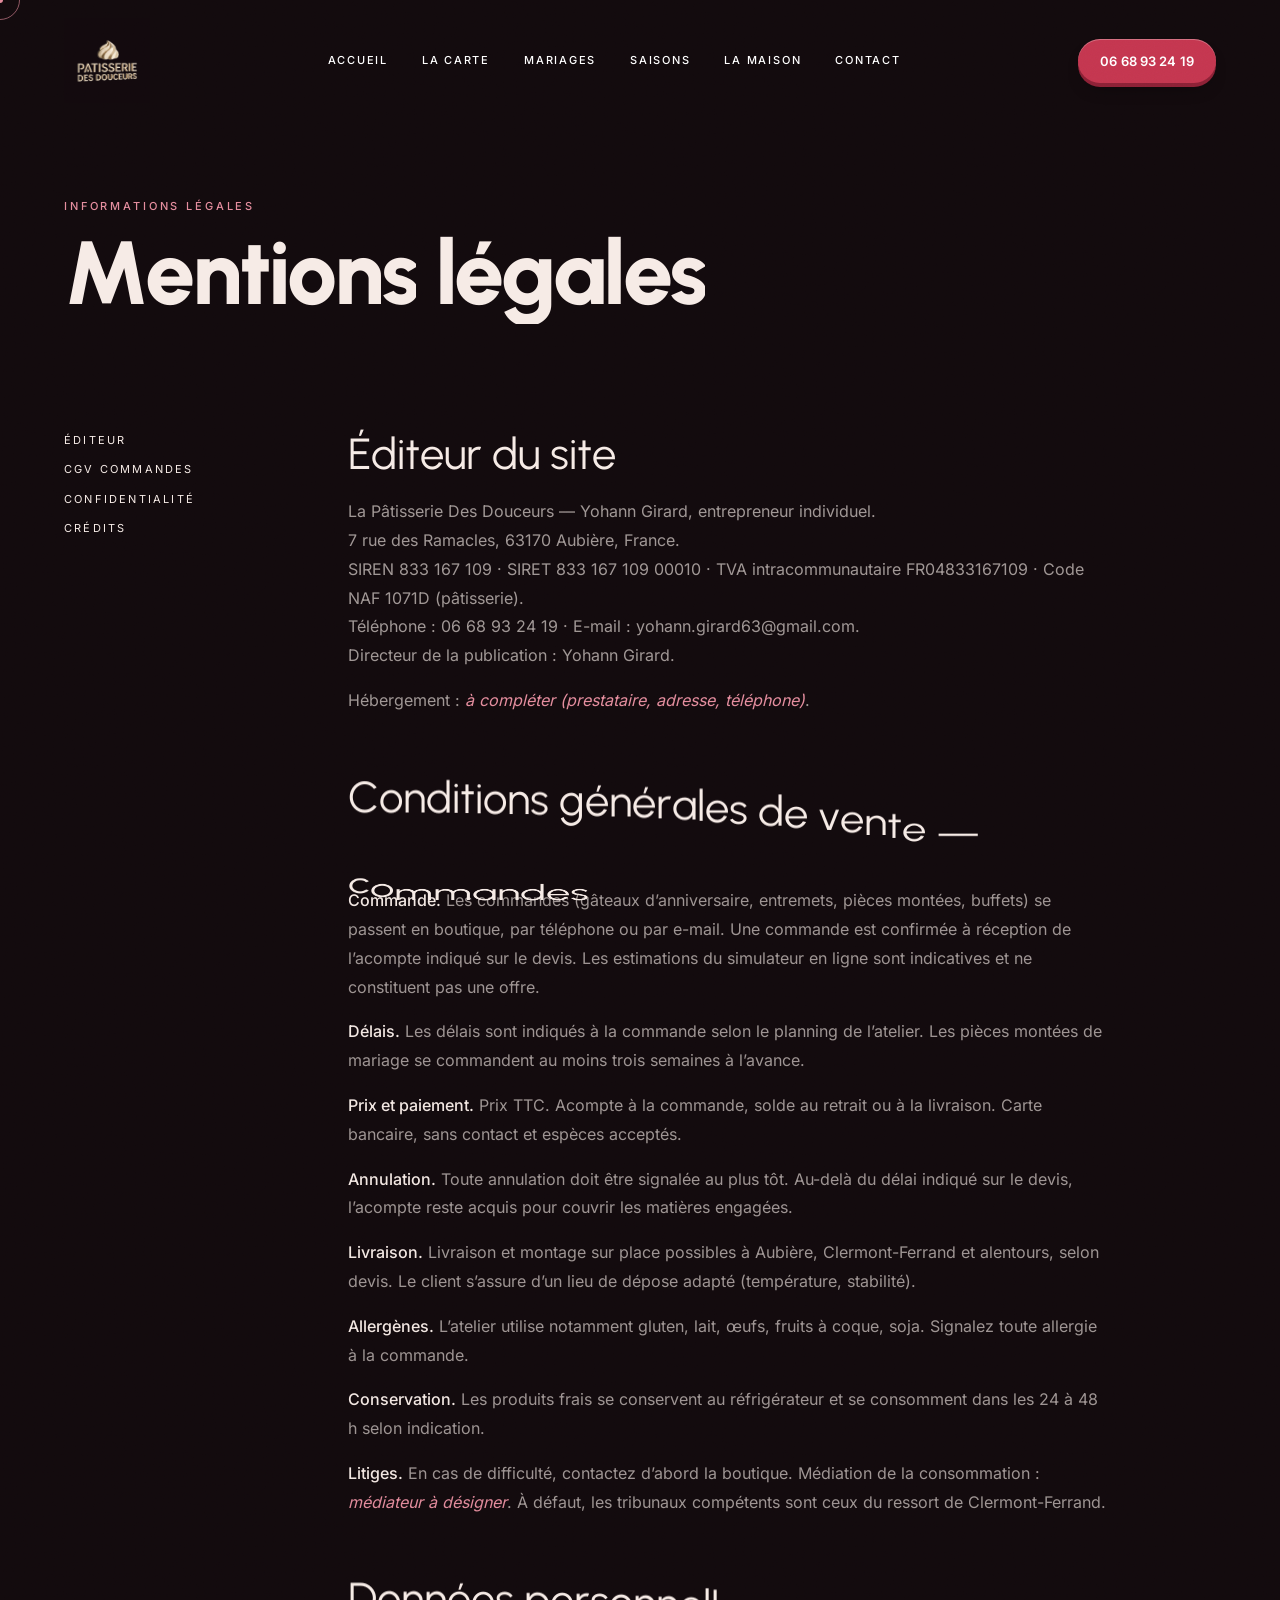
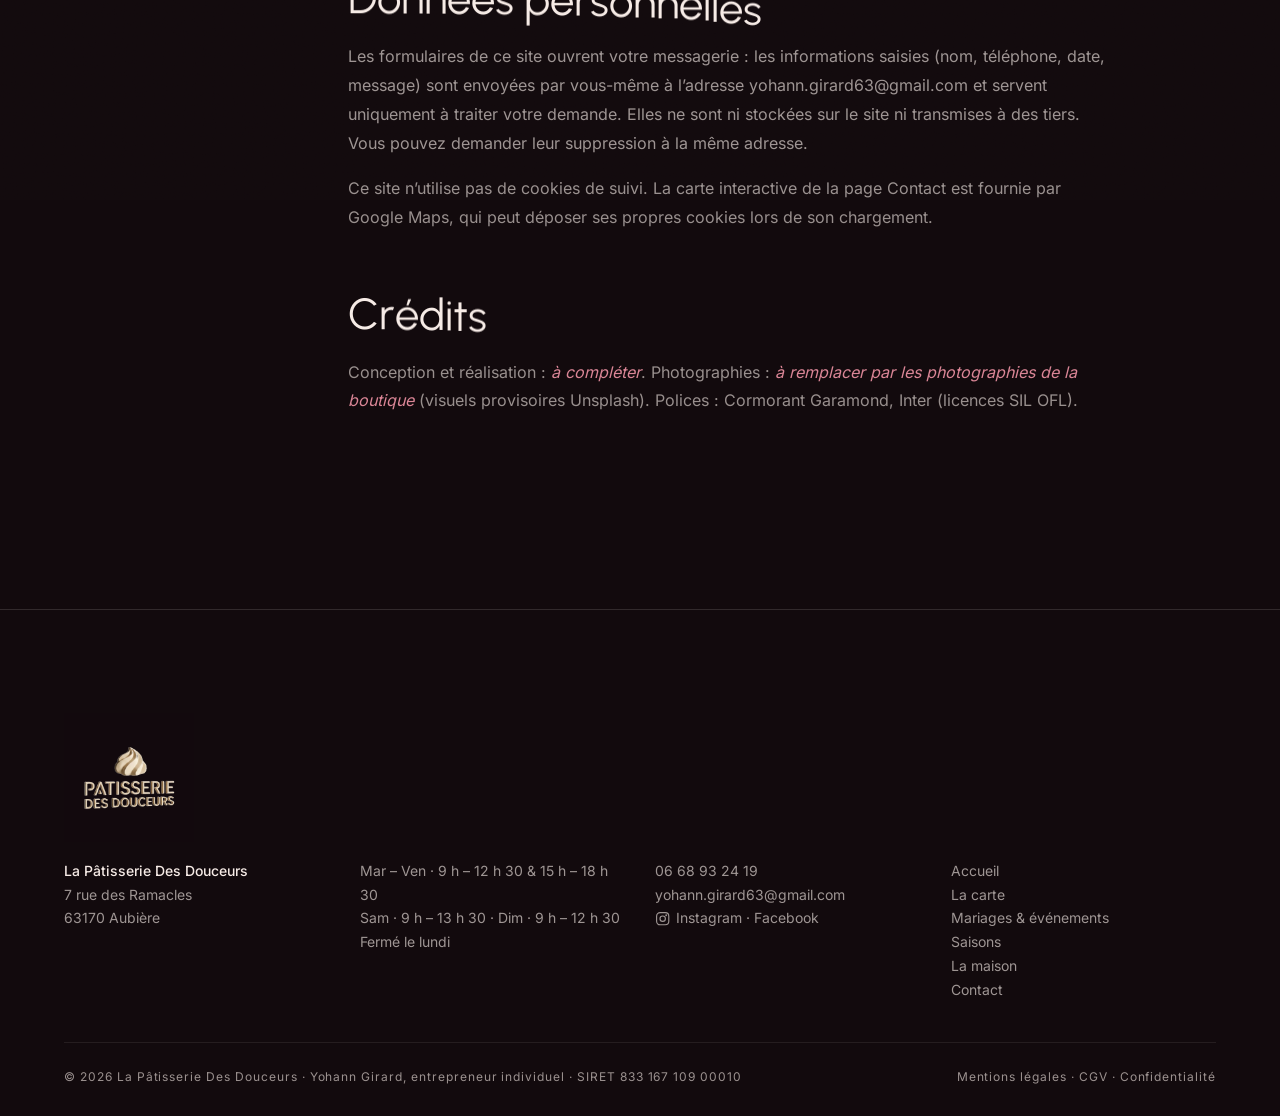
<file: mentions-legales.html>
<!doctype html>
<html lang="fr">
<head>
<meta charset="utf-8">
<meta name="viewport" content="width=device-width, initial-scale=1">
<title>Mentions légales, CGV & confidentialité — La Pâtisserie Des Douceurs</title>
<meta name="description" content="Informations légales, conditions générales de vente pour les commandes et politique de confidentialité de La Pâtisserie Des Douceurs, Aubière.">
<meta property="og:title" content="Mentions légales, CGV & confidentialité — La Pâtisserie Des Douceurs">
<meta property="og:description" content="Informations légales, conditions générales de vente pour les commandes et politique de confidentialité de La Pâtisserie Des Douceurs, Aubière.">
<meta property="og:image" content="img/hero.webp">
<meta property="og:locale" content="fr_FR">
<link rel="icon" href="data:image/svg+xml,%3Csvg xmlns='http://www.w3.org/2000/svg' viewBox='0 0 32 32'%3E%3Crect width='32' height='32' rx='8' fill='%23120A0D'/%3E%3Ccircle cx='16' cy='17' r='8' fill='%23E48C9D'/%3E%3Ccircle cx='13' cy='13' r='2.2' fill='%23C4364F'/%3E%3Ccircle cx='19' cy='13' r='2.2' fill='%23C4364F'/%3E%3Ccircle cx='16' cy='10' r='2.2' fill='%23C4364F'/%3E%3C/svg%3E">
<link rel="preload" href="fonts/urbanist-latin-800-normal.woff2" as="font" type="font/woff2" crossorigin>
<link rel="preload" href="fonts/inter-latin-400-normal.woff2" as="font" type="font/woff2" crossorigin>
<link rel="stylesheet" href="vendor/lenis.css">
<link rel="stylesheet" href="styles.css">
<link rel="stylesheet" href="pages.css">
</head>
<body class="sub p-legal">

<div class="grain" aria-hidden="true"></div>
<div class="cursor" aria-hidden="true"><span class="cursor__dot"></span><span class="cursor__ring"><span class="cursor__label"></span></span></div>
<header class="nav" id="nav">
  <button class="nav__burger" id="burger" aria-label="Menu"><i></i><i></i></button>
  <a class="nav__logo" href="index.html" aria-label="Pâtisserie des Douceurs">
    <img class="nav__logo-img" src="img/logo.webp" alt="Pâtisserie des Douceurs">
  </a>
  <nav class="nav__links"><a href="index.html">Accueil</a><a href="carte.html">La carte</a><a href="mariages.html">Mariages</a><a href="saisons.html">Saisons</a><a href="a-propos.html">La maison</a><a href="contact.html">Contact</a></nav>
  <a class="btn btn--pill" href="tel:+33668932419" data-cursor="Appeler" data-magnet>06 68 93 24 19</a>
</header>
<div class="menu" id="menu">
  <a href="index.html">Accueil</a><a href="carte.html">La carte</a><a href="mariages.html">Mariages</a><a href="saisons.html">Saisons</a><a href="a-propos.html">La maison</a><a href="contact.html">Contact</a>
</div>
<main id="top">
<section class="legal-hero">
  <p class="eyebrow" data-reveal>Informations légales</p>
  <h1 data-letters>Mentions légales</h1>
</section>
<section class="legal">
  <nav class="legal__nav" data-reveal><a href="#editeur">Éditeur</a><a href="#cgv">CGV commandes</a><a href="#confidentialite">Confidentialité</a><a href="#credits">Crédits</a></nav>
  <article class="legal__body">
    <h2 id="editeur" data-letters>Éditeur du site</h2>
    <p data-reveal>La Pâtisserie Des Douceurs — Yohann Girard, entrepreneur individuel.<br>7 rue des Ramacles, 63170 Aubière, France.<br>SIREN 833 167 109 · SIRET 833 167 109 00010 · TVA intracommunautaire FR04833167109 · Code NAF 1071D (pâtisserie).<br>Téléphone : 06 68 93 24 19 · E-mail : yohann.girard63@gmail.com.<br>Directeur de la publication : Yohann Girard.</p>
    <p data-reveal>Hébergement : <em>à compléter (prestataire, adresse, téléphone)</em>.</p>

    <h2 id="cgv" data-letters>Conditions générales de vente — commandes</h2>
    <p data-reveal><strong>Commande.</strong> Les commandes (gâteaux d’anniversaire, entremets, pièces montées, buffets) se passent en boutique, par téléphone ou par e-mail. Une commande est confirmée à réception de l’acompte indiqué sur le devis. Les estimations du simulateur en ligne sont indicatives et ne constituent pas une offre.</p>
    <p data-reveal><strong>Délais.</strong> Les délais sont indiqués à la commande selon le planning de l’atelier. Les pièces montées de mariage se commandent au moins trois semaines à l’avance.</p>
    <p data-reveal><strong>Prix et paiement.</strong> Prix TTC. Acompte à la commande, solde au retrait ou à la livraison. Carte bancaire, sans contact et espèces acceptés.</p>
    <p data-reveal><strong>Annulation.</strong> Toute annulation doit être signalée au plus tôt. Au-delà du délai indiqué sur le devis, l’acompte reste acquis pour couvrir les matières engagées.</p>
    <p data-reveal><strong>Livraison.</strong> Livraison et montage sur place possibles à Aubière, Clermont-Ferrand et alentours, selon devis. Le client s’assure d’un lieu de dépose adapté (température, stabilité).</p>
    <p data-reveal><strong>Allergènes.</strong> L’atelier utilise notamment gluten, lait, œufs, fruits à coque, soja. Signalez toute allergie à la commande.</p>
    <p data-reveal><strong>Conservation.</strong> Les produits frais se conservent au réfrigérateur et se consomment dans les 24 à 48 h selon indication.</p>
    <p data-reveal><strong>Litiges.</strong> En cas de difficulté, contactez d’abord la boutique. Médiation de la consommation : <em>médiateur à désigner</em>. À défaut, les tribunaux compétents sont ceux du ressort de Clermont-Ferrand.</p>

    <h2 id="confidentialite" data-letters>Données personnelles</h2>
    <p data-reveal>Les formulaires de ce site ouvrent votre messagerie : les informations saisies (nom, téléphone, date, message) sont envoyées par vous-même à l’adresse yohann.girard63@gmail.com et servent uniquement à traiter votre demande. Elles ne sont ni stockées sur le site ni transmises à des tiers. Vous pouvez demander leur suppression à la même adresse.</p>
    <p data-reveal>Ce site n’utilise pas de cookies de suivi. La carte interactive de la page Contact est fournie par Google Maps, qui peut déposer ses propres cookies lors de son chargement.</p>

    <h2 id="credits" data-letters>Crédits</h2>
    <p data-reveal>Conception et réalisation : <em>à compléter</em>. Photographies : <em>à remplacer par les photographies de la boutique</em> (visuels provisoires Unsplash). Polices : Cormorant Garamond, Inter (licences SIL OFL).</p>
  </article>
</section>
</main><footer class="footer footer--page">
  <img class="footer__logo" src="img/logo.webp" alt="Pâtisserie des Douceurs">
  <div class="footer__cols">
    <div><b>La Pâtisserie Des Douceurs</b><br>7 rue des Ramacles<br>63170 Aubière</div>
    <div>Mar – Ven · 9 h – 12 h 30 &amp; 15 h – 18 h 30<br>Sam · 9 h – 13 h 30 · Dim · 9 h – 12 h 30<br>Fermé le lundi</div>
    <div><a href="tel:+33668932419">06 68 93 24 19</a><br><a href="mailto:yohann.girard63@gmail.com">yohann.girard63@gmail.com</a><br><a href="https://www.instagram.com/lapatisseriedesdouceurs/" target="_blank" rel="noopener"><svg class="ig-ico" viewBox="0 0 24 24" fill="none" aria-hidden="true"><rect x="2.5" y="2.5" width="19" height="19" rx="5.5" stroke="currentColor" stroke-width="1.8"/><circle cx="12" cy="12" r="4.2" stroke="currentColor" stroke-width="1.8"/><circle cx="17.4" cy="6.6" r="1.4" fill="currentColor"/></svg>Instagram</a> · <a href="https://www.facebook.com/p/La-p%C3%A2tisserie-des-douceurs-100042399776991/" target="_blank" rel="noopener">Facebook</a></div>
    <div><a href="index.html">Accueil</a><br><a href="carte.html">La carte</a><br><a href="mariages.html">Mariages &amp; événements</a><br><a href="saisons.html">Saisons</a><br><a href="a-propos.html">La maison</a><br><a href="contact.html">Contact</a></div>
  </div>
  <div class="footer__row">
    <span>© 2026 La Pâtisserie Des Douceurs · Yohann Girard, entrepreneur individuel · SIRET 833 167 109 00010</span>
    <span><a href="mentions-legales.html">Mentions légales · CGV · Confidentialité</a></span>
  </div>
</footer>

<script src="vendor/gsap.min.js"></script>
<script src="vendor/ScrollTrigger.min.js"></script>
<script src="vendor/lenis.min.js"></script>
<script src="main.js"></script>

</body>
</html>
</file>
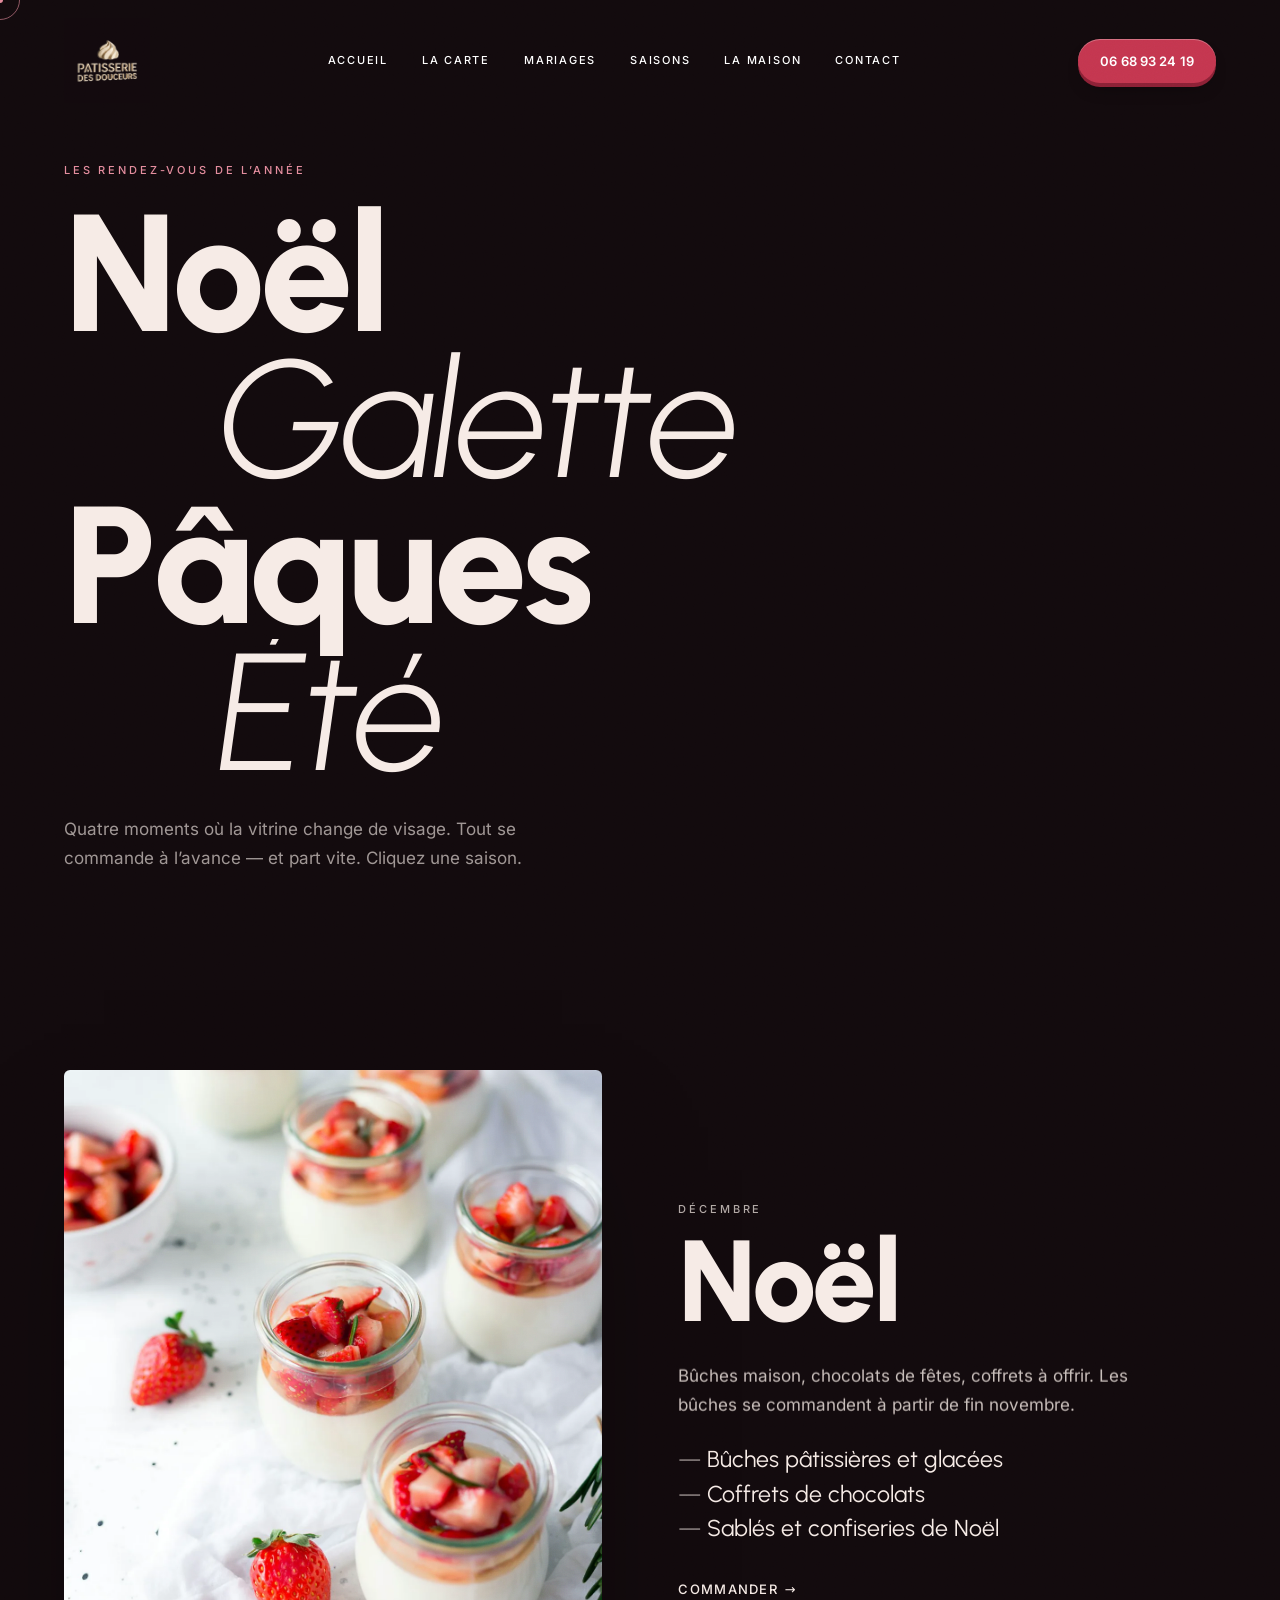
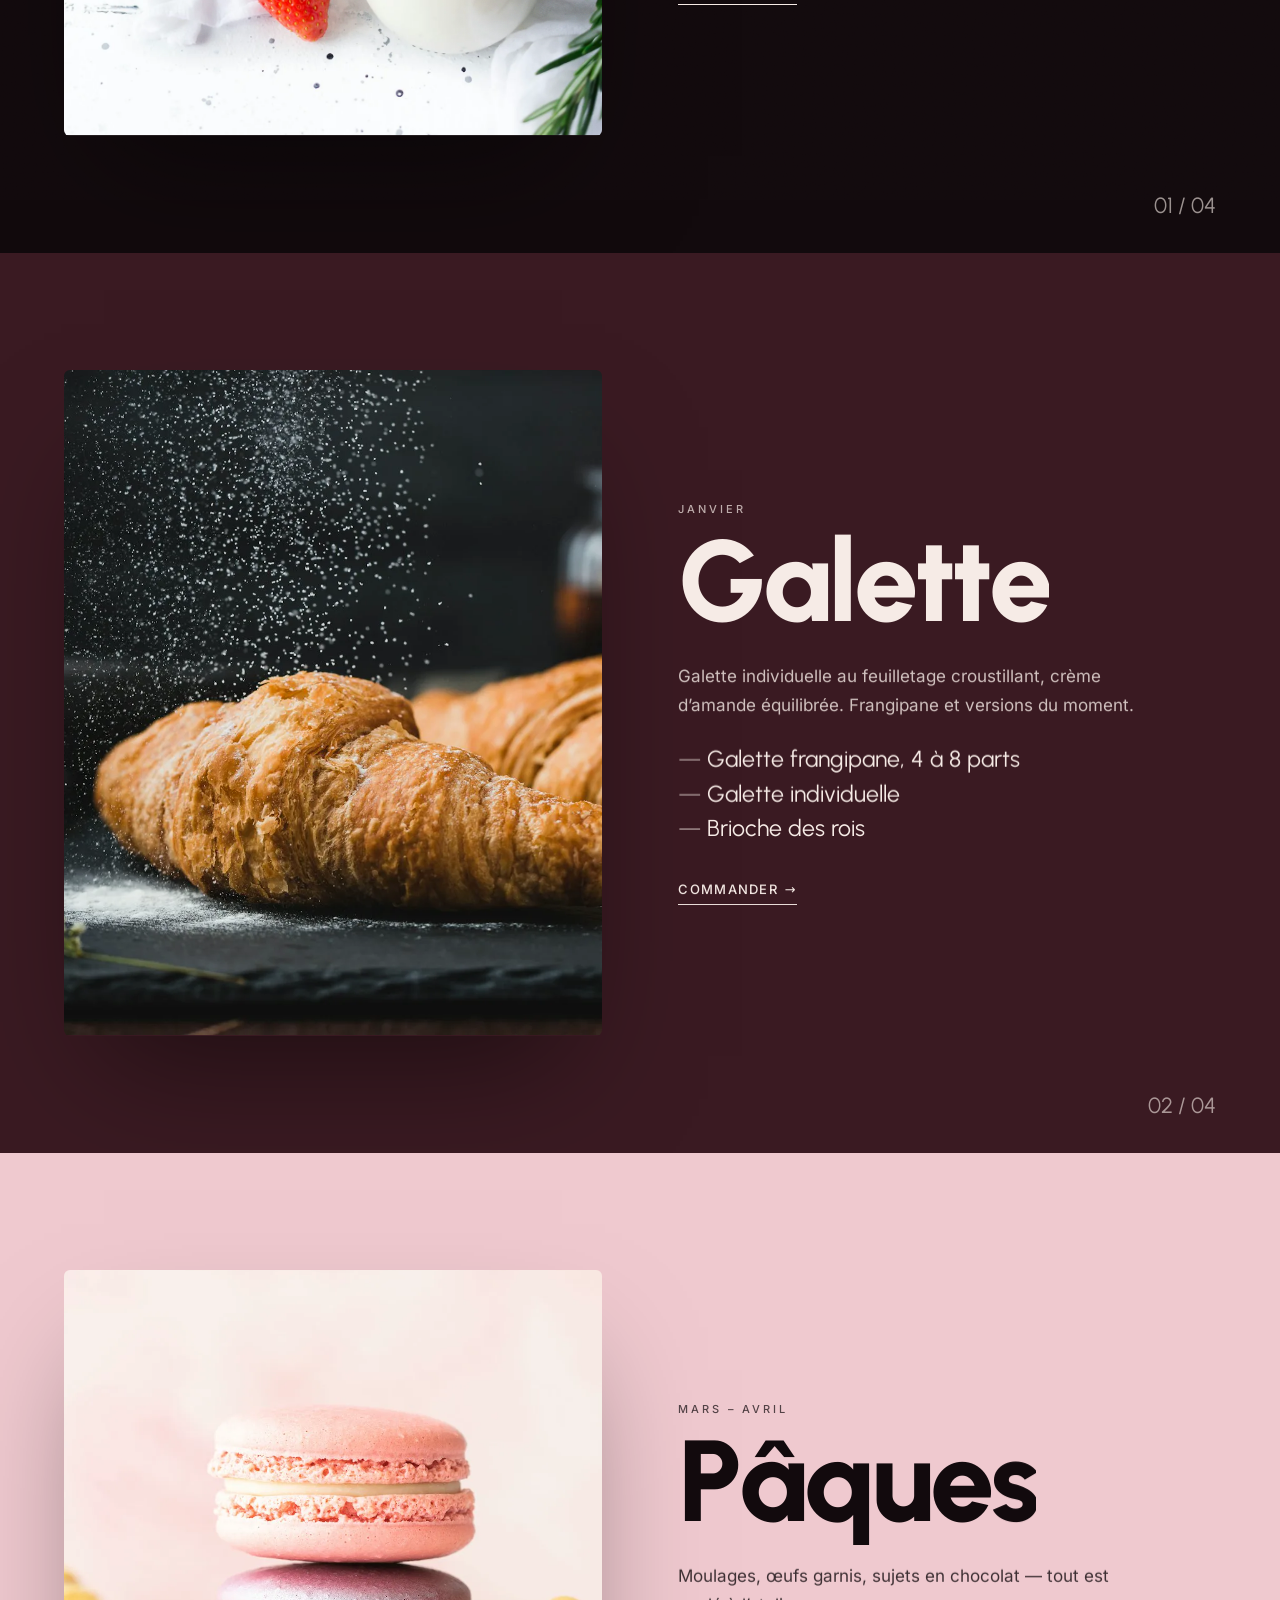
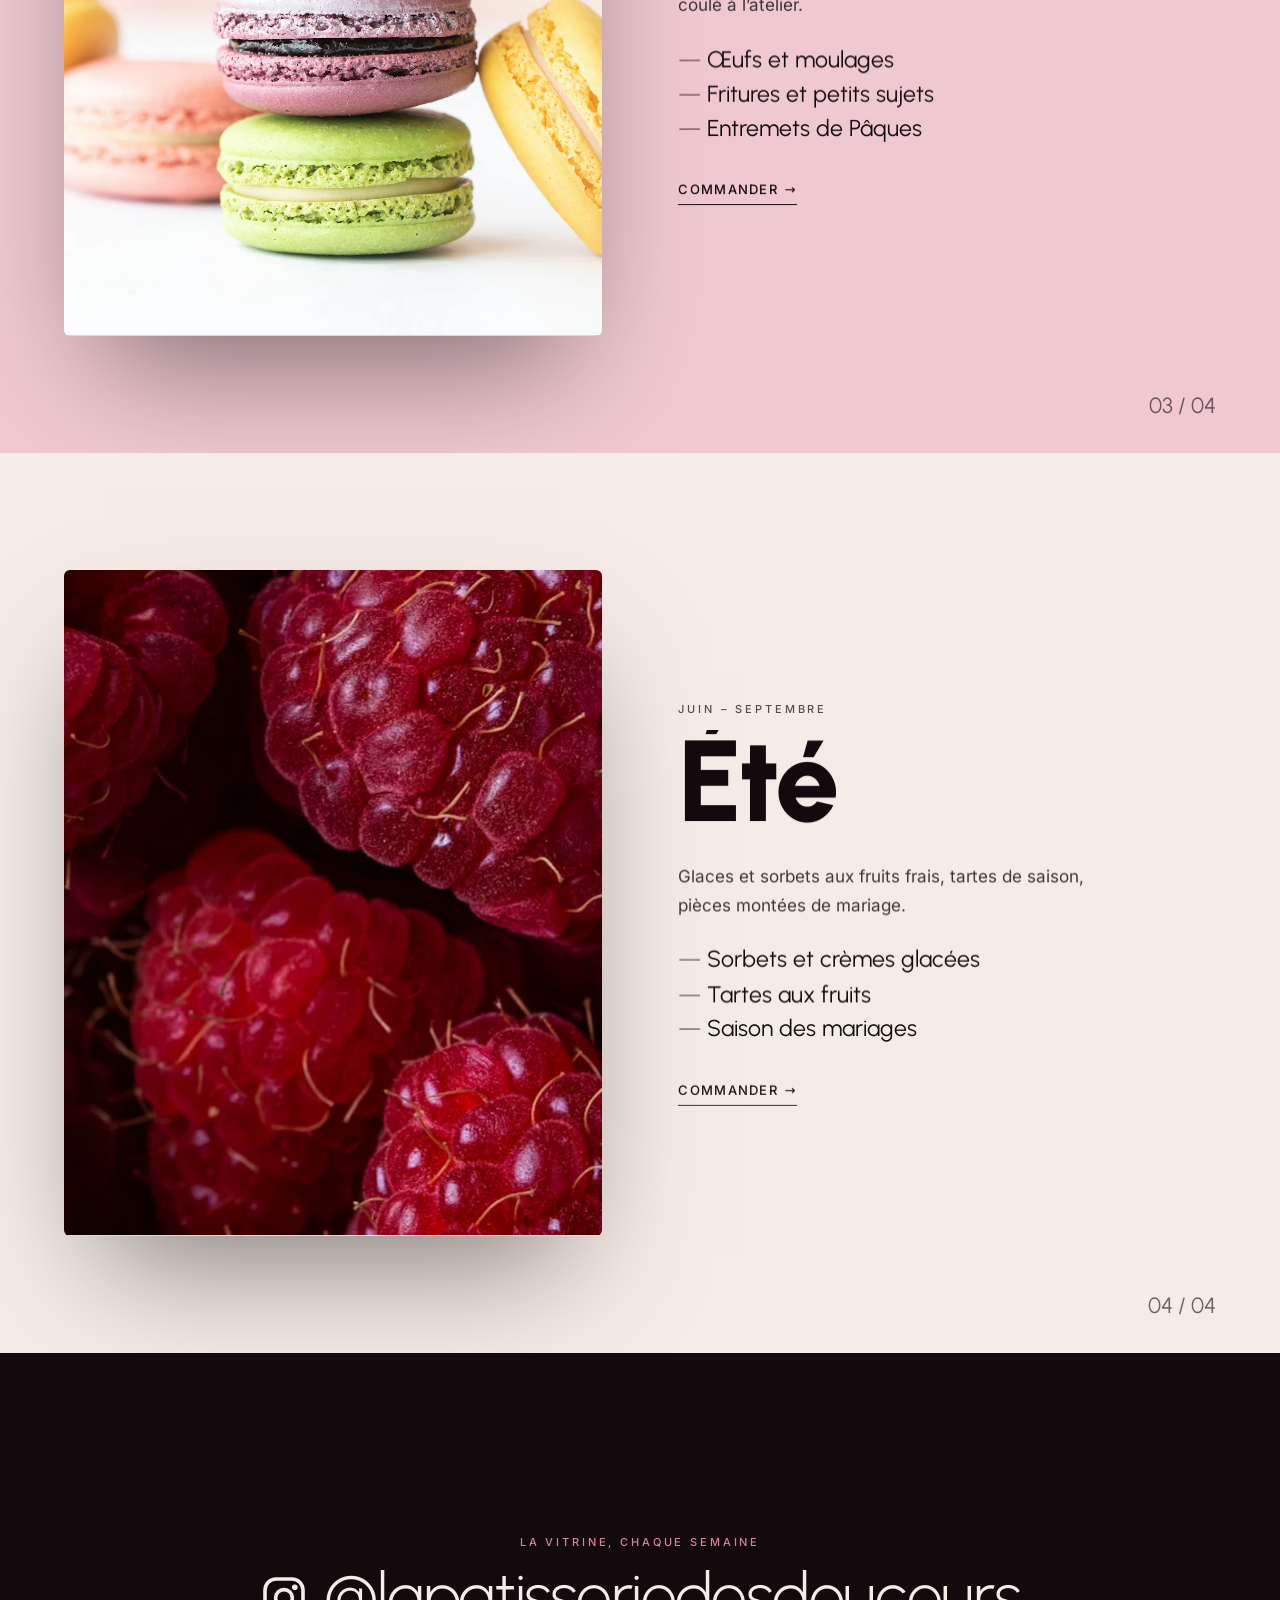
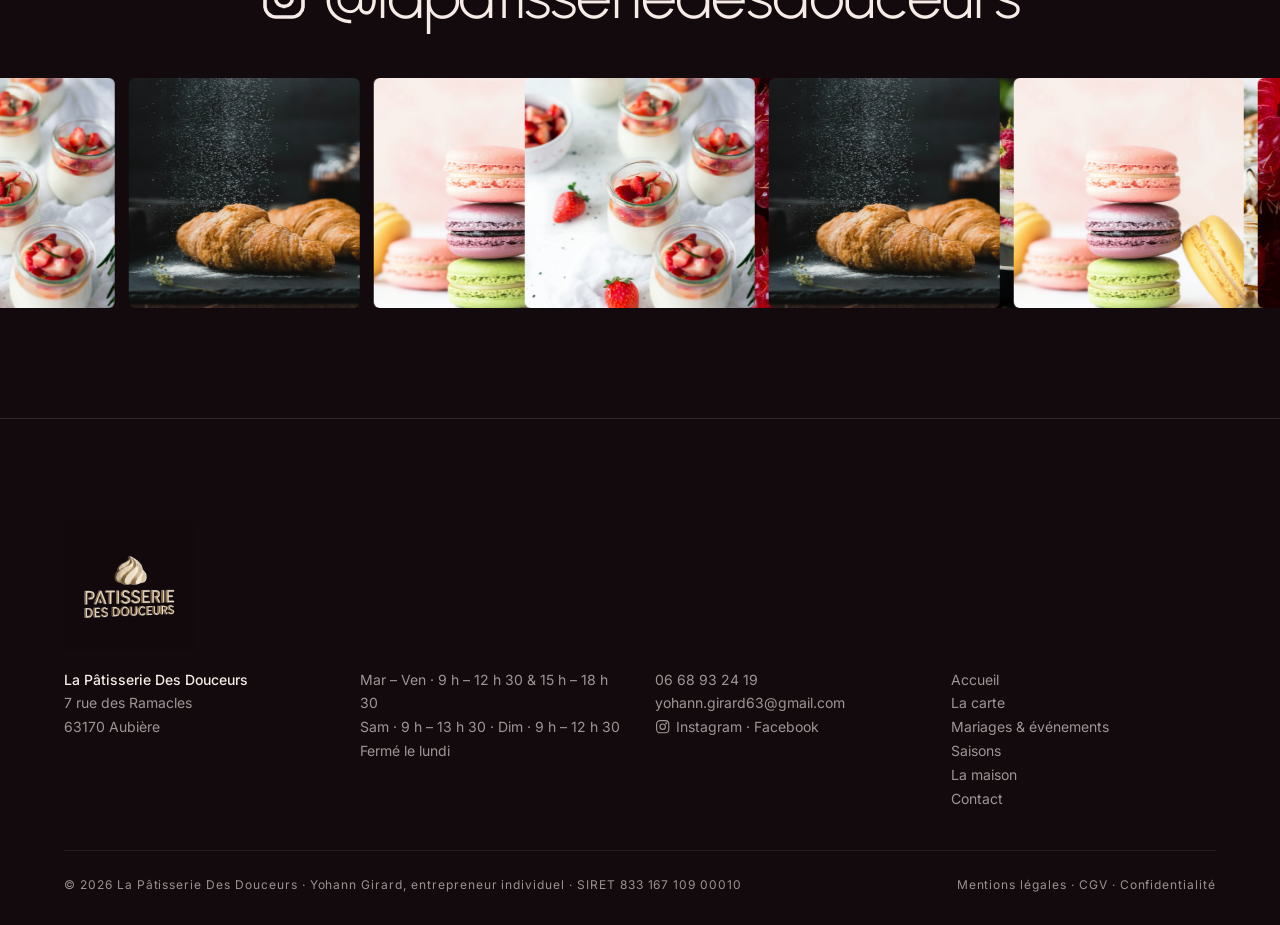
<file: saisons.html>
<!doctype html>
<html lang="fr">
<head>
<meta charset="utf-8">
<meta name="viewport" content="width=device-width, initial-scale=1">
<title>Saisons — Noël, galette, Pâques, été — La Pâtisserie Des Douceurs</title>
<meta name="description" content="Bûches de Noël, galettes des rois, chocolats de Pâques, glaces d’été : les rendez-vous de l’année à La Pâtisserie Des Douceurs, Aubière.">
<meta property="og:title" content="Saisons — Noël, galette, Pâques, été — La Pâtisserie Des Douceurs">
<meta property="og:description" content="Bûches de Noël, galettes des rois, chocolats de Pâques, glaces d’été : les rendez-vous de l’année à La Pâtisserie Des Douceurs, Aubière.">
<meta property="og:image" content="img/hero.webp">
<meta property="og:locale" content="fr_FR">
<link rel="icon" href="data:image/svg+xml,%3Csvg xmlns='http://www.w3.org/2000/svg' viewBox='0 0 32 32'%3E%3Crect width='32' height='32' rx='8' fill='%23120A0D'/%3E%3Ccircle cx='16' cy='17' r='8' fill='%23E48C9D'/%3E%3Ccircle cx='13' cy='13' r='2.2' fill='%23C4364F'/%3E%3Ccircle cx='19' cy='13' r='2.2' fill='%23C4364F'/%3E%3Ccircle cx='16' cy='10' r='2.2' fill='%23C4364F'/%3E%3C/svg%3E">
<link rel="preload" href="fonts/urbanist-latin-800-normal.woff2" as="font" type="font/woff2" crossorigin>
<link rel="preload" href="fonts/inter-latin-400-normal.woff2" as="font" type="font/woff2" crossorigin>
<link rel="stylesheet" href="vendor/lenis.css">
<link rel="stylesheet" href="styles.css">
<link rel="stylesheet" href="pages.css">
</head>
<body class="sub p-saisons">

<div class="grain" aria-hidden="true"></div>
<div class="cursor" aria-hidden="true"><span class="cursor__dot"></span><span class="cursor__ring"><span class="cursor__label"></span></span></div>
<header class="nav" id="nav">
  <button class="nav__burger" id="burger" aria-label="Menu"><i></i><i></i></button>
  <a class="nav__logo" href="index.html" aria-label="Pâtisserie des Douceurs">
    <img class="nav__logo-img" src="img/logo.webp" alt="Pâtisserie des Douceurs">
  </a>
  <nav class="nav__links"><a href="index.html">Accueil</a><a href="carte.html">La carte</a><a href="mariages.html">Mariages</a><a href="saisons.html" aria-current=page>Saisons</a><a href="a-propos.html">La maison</a><a href="contact.html">Contact</a></nav>
  <a class="btn btn--pill" href="tel:+33668932419" data-cursor="Appeler" data-magnet>06 68 93 24 19</a>
</header>
<div class="menu" id="menu">
  <a href="index.html">Accueil</a><a href="carte.html">La carte</a><a href="mariages.html">Mariages</a><a href="saisons.html" aria-current=page>Saisons</a><a href="a-propos.html">La maison</a><a href="contact.html">Contact</a>
</div>
<main id="top">
<section class="type-hero">
  <p class="eyebrow" data-reveal>Les rendez-vous de l’année</p>
  <div class="type-hero__words"><a href="#noel" class="type-hero__word" style="--c:#E48C9D" data-letters>Noël</a><a href="#galette" class="type-hero__word" style="--c:#E48C9D" data-letters>Galette</a><a href="#paques" class="type-hero__word" style="--c:#EFC9CF" data-letters>Pâques</a><a href="#ete" class="type-hero__word" style="--c:#F6EBE6" data-letters>Été</a></div>
  <p class="type-hero__lead" data-reveal>Quatre moments où la vitrine change de visage. Tout se commande à l’avance — et part vite. Cliquez une saison.</p>
</section>
<div class="stack">
<section class="panel" id="noel" style="--bg:#120A0D;--fg:#F6EBE6" data-panel>
  <div class="panel__inner">
    <span class="panel__ghost" aria-hidden="true">Noël</span>
    <figure class="panel__fig"><img src="img/cake-3.webp" alt="" loading="lazy" data-panel-img></figure>
    <div class="panel__text">
      <p class="eyebrow">Décembre</p>
      <h2 class="panel__title" data-letters>Noël</h2>
      <p class="panel__lead">Bûches maison, chocolats de fêtes, coffrets à offrir. Les bûches se commandent à partir de fin novembre.</p>
      <ul class="panel__list"><li>Bûches pâtissières et glacées</li><li>Coffrets de chocolats</li><li>Sablés et confiseries de Noël</li></ul>
      <a class="link" href="tel:+33668932419">Commander <i>→</i></a>
    </div>
    <span class="panel__count">01 / 04</span>
  </div>
</section>
<section class="panel" id="galette" style="--bg:#3A1A22;--fg:#F6EBE6" data-panel>
  <div class="panel__inner">
    <span class="panel__ghost" aria-hidden="true">Galette</span>
    <figure class="panel__fig"><img src="img/croissant.webp" alt="" loading="lazy" data-panel-img></figure>
    <div class="panel__text">
      <p class="eyebrow">Janvier</p>
      <h2 class="panel__title" data-letters>Galette</h2>
      <p class="panel__lead">Galette individuelle au feuilletage croustillant, crème d’amande équilibrée. Frangipane et versions du moment.</p>
      <ul class="panel__list"><li>Galette frangipane, 4 à 8 parts</li><li>Galette individuelle</li><li>Brioche des rois</li></ul>
      <a class="link" href="tel:+33668932419">Commander <i>→</i></a>
    </div>
    <span class="panel__count">02 / 04</span>
  </div>
</section>
<section class="panel" id="paques" style="--bg:#EFC9CF;--fg:#120A0D" data-panel>
  <div class="panel__inner">
    <span class="panel__ghost" aria-hidden="true">Pâques</span>
    <figure class="panel__fig"><img src="img/macaron.webp" alt="" loading="lazy" data-panel-img></figure>
    <div class="panel__text">
      <p class="eyebrow">Mars – Avril</p>
      <h2 class="panel__title" data-letters>Pâques</h2>
      <p class="panel__lead">Moulages, œufs garnis, sujets en chocolat — tout est coulé à l’atelier.</p>
      <ul class="panel__list"><li>Œufs et moulages</li><li>Fritures et petits sujets</li><li>Entremets de Pâques</li></ul>
      <a class="link" href="tel:+33668932419">Commander <i>→</i></a>
    </div>
    <span class="panel__count">03 / 04</span>
  </div>
</section>
<section class="panel" id="ete" style="--bg:#F6EBE6;--fg:#120A0D" data-panel>
  <div class="panel__inner">
    <span class="panel__ghost" aria-hidden="true">Été</span>
    <figure class="panel__fig"><img src="img/berries.webp" alt="" loading="lazy" data-panel-img></figure>
    <div class="panel__text">
      <p class="eyebrow">Juin – Septembre</p>
      <h2 class="panel__title" data-letters>Été</h2>
      <p class="panel__lead">Glaces et sorbets aux fruits frais, tartes de saison, pièces montées de mariage.</p>
      <ul class="panel__list"><li>Sorbets et crèmes glacées</li><li>Tartes aux fruits</li><li>Saison des mariages</li></ul>
      <a class="link" href="tel:+33668932419">Commander <i>→</i></a>
    </div>
    <span class="panel__count">04 / 04</span>
  </div>
</section></div>
<section class="ig-band">
  <p class="eyebrow" data-reveal>La vitrine, chaque semaine</p>
  <a class="ig-band__handle" href="https://www.instagram.com/lapatisseriedesdouceurs/" target="_blank" rel="noopener" data-cursor="Ouvrir"><svg class="ig-ico ig-ico--big" viewBox="0 0 24 24" fill="none" aria-hidden="true"><rect x="2.5" y="2.5" width="19" height="19" rx="5.5" stroke="currentColor" stroke-width="1.8"/><circle cx="12" cy="12" r="4.2" stroke="currentColor" stroke-width="1.8"/><circle cx="17.4" cy="6.6" r="1.4" fill="currentColor"/></svg>@lapatisseriedesdouceurs</a>
  <div class="marquee ig-band__row" aria-hidden="true"><div class="marquee__row" data-marquee><span class="ig-band__set"><img src="img/cake-3.webp" alt="" loading="lazy"><img src="img/croissant.webp" alt="" loading="lazy"><img src="img/macaron.webp" alt="" loading="lazy"><img src="img/berries.webp" alt="" loading="lazy"><img src="img/cake-2.webp" alt="" loading="lazy"><img src="img/tart.webp" alt="" loading="lazy"><img src="img/pastry.webp" alt="" loading="lazy"><img src="img/cake-5.webp" alt="" loading="lazy"></span><span class="ig-band__set"><img src="img/cake-3.webp" alt="" loading="lazy"><img src="img/croissant.webp" alt="" loading="lazy"><img src="img/macaron.webp" alt="" loading="lazy"><img src="img/berries.webp" alt="" loading="lazy"><img src="img/cake-2.webp" alt="" loading="lazy"><img src="img/tart.webp" alt="" loading="lazy"><img src="img/pastry.webp" alt="" loading="lazy"><img src="img/cake-5.webp" alt="" loading="lazy"></span></div></div>
</section>
</main><footer class="footer footer--page">
  <img class="footer__logo" src="img/logo.webp" alt="Pâtisserie des Douceurs">
  <div class="footer__cols">
    <div><b>La Pâtisserie Des Douceurs</b><br>7 rue des Ramacles<br>63170 Aubière</div>
    <div>Mar – Ven · 9 h – 12 h 30 &amp; 15 h – 18 h 30<br>Sam · 9 h – 13 h 30 · Dim · 9 h – 12 h 30<br>Fermé le lundi</div>
    <div><a href="tel:+33668932419">06 68 93 24 19</a><br><a href="mailto:yohann.girard63@gmail.com">yohann.girard63@gmail.com</a><br><a href="https://www.instagram.com/lapatisseriedesdouceurs/" target="_blank" rel="noopener"><svg class="ig-ico" viewBox="0 0 24 24" fill="none" aria-hidden="true"><rect x="2.5" y="2.5" width="19" height="19" rx="5.5" stroke="currentColor" stroke-width="1.8"/><circle cx="12" cy="12" r="4.2" stroke="currentColor" stroke-width="1.8"/><circle cx="17.4" cy="6.6" r="1.4" fill="currentColor"/></svg>Instagram</a> · <a href="https://www.facebook.com/p/La-p%C3%A2tisserie-des-douceurs-100042399776991/" target="_blank" rel="noopener">Facebook</a></div>
    <div><a href="index.html">Accueil</a><br><a href="carte.html">La carte</a><br><a href="mariages.html">Mariages &amp; événements</a><br><a href="saisons.html">Saisons</a><br><a href="a-propos.html">La maison</a><br><a href="contact.html">Contact</a></div>
  </div>
  <div class="footer__row">
    <span>© 2026 La Pâtisserie Des Douceurs · Yohann Girard, entrepreneur individuel · SIRET 833 167 109 00010</span>
    <span><a href="mentions-legales.html">Mentions légales · CGV · Confidentialité</a></span>
  </div>
</footer>

<script src="vendor/gsap.min.js"></script>
<script src="vendor/ScrollTrigger.min.js"></script>
<script src="vendor/lenis.min.js"></script>
<script src="main.js"></script>

</body>
</html>
</file>
<file: vendor/lenis.css>
html.lenis,
html.lenis body {
  height: auto;
}

.lenis:not(.lenis-autoToggle).lenis-stopped {
  overflow: clip;
}

.lenis [data-lenis-prevent],
.lenis [data-lenis-prevent-wheel],
.lenis [data-lenis-prevent-touch],
.lenis [data-lenis-prevent-vertical],
.lenis [data-lenis-prevent-horizontal] {
  overscroll-behavior: contain;
}

.lenis.lenis-smooth iframe {
  pointer-events: none;
}

.lenis.lenis-autoToggle {
  transition-property: overflow;
  transition-duration: 1ms;
  transition-behavior: allow-discrete;
}
</file>
<file: styles.css>
/* ═══════════════════════════════════════════════
   MAISON ROSALIE — styles · direction « noir framboise »
   ═══════════════════════════════════════════════ */
@font-face{font-family:Urbanist;font-weight:300;font-display:swap;src:url(fonts/urbanist-latin-300-normal.woff2) format('woff2')}
@font-face{font-family:Urbanist;font-weight:300;font-style:italic;font-display:swap;src:url(fonts/urbanist-latin-300-italic.woff2) format('woff2')}
@font-face{font-family:Urbanist;font-weight:400;font-display:swap;src:url(fonts/urbanist-latin-400-normal.woff2) format('woff2')}
@font-face{font-family:Urbanist;font-weight:400;font-style:italic;font-display:swap;src:url(fonts/urbanist-latin-400-italic.woff2) format('woff2')}
@font-face{font-family:Urbanist;font-weight:500;font-display:swap;src:url(fonts/urbanist-latin-500-normal.woff2) format('woff2')}
@font-face{font-family:Urbanist;font-weight:600;font-display:swap;src:url(fonts/urbanist-latin-600-normal.woff2) format('woff2')}
@font-face{font-family:Urbanist;font-weight:700;font-display:swap;src:url(fonts/urbanist-latin-700-normal.woff2) format('woff2')}
@font-face{font-family:Urbanist;font-weight:800;font-display:swap;src:url(fonts/urbanist-latin-800-normal.woff2) format('woff2')}
@font-face{font-family:Inter;font-weight:400;font-display:swap;src:url(fonts/inter-latin-400-normal.woff2) format('woff2')}
@font-face{font-family:Inter;font-weight:500;font-display:swap;src:url(fonts/inter-latin-500-normal.woff2) format('woff2')}
@font-face{font-family:Inter;font-weight:600;font-display:swap;src:url(fonts/inter-latin-600-normal.woff2) format('woff2')}

:root{
  --noir:#120A0D;
  --noir-2:#1E1216;
  --cream:#F6EBE6;
  --blush:#EFC9CF;
  --rose:#E48C9D;
  --framboise:#C4364F;
  --ink-2:rgba(246,235,230,.62);
  --line:rgba(246,235,230,.14);
  --serif:Urbanist,'Helvetica Neue',Arial,sans-serif;
  --sans:Inter,system-ui,sans-serif;
  --pad:clamp(20px,5vw,80px);
  --ease:cubic-bezier(.16,1,.3,1);
}
*{box-sizing:border-box;margin:0;padding:0}
html{scroll-behavior:smooth;-webkit-text-size-adjust:100%}
html.lenis-active{scroll-behavior:auto}
body{font-family:var(--sans);font-size:16px;line-height:1.6;color:var(--cream);background:var(--noir);overflow-x:hidden}
img,video{display:block;max-width:100%}
a{color:inherit;text-decoration:none}
button{font:inherit;color:inherit;background:none;border:0;cursor:pointer}
main{position:relative}

/* — grain — */
.grain{position:fixed;inset:-100%;z-index:97;pointer-events:none;opacity:.075;mix-blend-mode:overlay;background-image:url("data:image/svg+xml,%3Csvg xmlns='http://www.w3.org/2000/svg' width='300' height='300'%3E%3Cfilter id='n'%3E%3CfeTurbulence type='fractalNoise' baseFrequency='.9' numOctaves='3' stitchTiles='stitch'/%3E%3C/filter%3E%3Crect width='100%25' height='100%25' filter='url(%23n)'/%3E%3C/svg%3E");animation:grain 1.2s steps(6) infinite}
@keyframes grain{0%{transform:translate(0,0)}20%{transform:translate(-3%,2%)}40%{transform:translate(2%,-4%)}60%{transform:translate(-4%,-1%)}80%{transform:translate(3%,3%)}100%{transform:translate(0,0)}}

/* — typo — */
.eyebrow{font-size:11px;letter-spacing:.26em;text-transform:uppercase;font-weight:500;color:var(--rose)}
.h2{font-family:var(--serif);font-weight:700;font-size:clamp(40px,5.6vw,84px);line-height:.95;letter-spacing:-.04em}
.link{display:inline-flex;gap:.5em;align-items:center;font-size:13px;letter-spacing:.1em;text-transform:uppercase;font-weight:500;border-bottom:1px solid currentColor;padding-bottom:5px}
.link i{font-style:normal;transition:transform .4s var(--ease)}
.link:hover i{transform:translateX(6px)}

/* lettres découpées */
.wd{display:inline-block;white-space:nowrap}
.ch{display:inline-block;will-change:transform;backface-visibility:hidden}

/* — boutons : pilules 3D pleines (style capsule), AUCUN effet au survol — */
.btn{--c:#C4364F;--c-edge:#8C2136;position:relative;display:inline-flex;align-items:center;justify-content:center;gap:.5em;height:56px;padding:0 32px;border-radius:999px;font-size:15px;font-weight:700;letter-spacing:.01em;white-space:nowrap;color:#fff;background:var(--c);box-shadow:0 5px 0 var(--c-edge),inset 0 1px 0 rgba(255,255,255,.28),inset 0 -2px 0 rgba(0,0,0,.12),0 14px 24px -10px rgba(0,0,0,.45)}
.btn--light{--c:#E48C9D;--c-edge:#B75B6F;color:#2A1219}
.btn--ghost{--c:#3E2230;--c-edge:#241119;color:#F6EBE6}
.btn--noir{--c:#1E1216;--c-edge:#0B0608;color:#F6EBE6}
.btn--pill{height:44px;padding:0 22px;font-size:13px;box-shadow:0 4px 0 var(--c-edge),inset 0 1px 0 rgba(255,255,255,.28),0 10px 18px -8px rgba(0,0,0,.45)}

/* lettres découpées */
.wd{display:inline-block;white-space:nowrap}
.ch{display:inline-block;will-change:transform;backface-visibility:hidden}



.ig-ico{width:1.1em;height:1.1em;vertical-align:-.18em;margin-right:.4em;display:inline-block}
.ig-ico--big{width:.75em;height:.75em;vertical-align:-.06em;margin-right:.25em}

/* ══════════ LOADER ══════════ */
.loader{position:fixed;inset:0;z-index:100;background:var(--noir);color:var(--cream);display:grid;place-items:center;border-radius:0 0 0 0}
.loader__inner{text-align:center}
.loader__logo{display:block;width:clamp(150px,22vw,260px);margin:0 auto 14px}
.loader__mark{display:block;font-family:var(--serif);font-weight:800;letter-spacing:-.02em;font-size:clamp(26px,4.6vw,58px);line-height:1;overflow:hidden}
.loader__mark .ch{transform:translateY(110%)}
.loader__sub{display:block;font-size:11px;letter-spacing:.34em;text-transform:uppercase;opacity:.55;margin-top:14px}
.loader__count{position:absolute;right:var(--pad);bottom:var(--pad);font-family:var(--serif);font-size:clamp(60px,10vw,140px);line-height:1;font-weight:300;color:var(--rose)}

/* ══════════ CURSEUR ══════════ */
.cursor{position:fixed;left:0;top:0;z-index:99;pointer-events:none;display:none}
@media (hover:hover) and (pointer:fine){.cursor{display:block}}
.cursor__dot{position:absolute;width:6px;height:6px;border-radius:50%;background:var(--rose);transform:translate(-50%,-50%)}
.cursor__ring{position:absolute;width:40px;height:40px;border-radius:50%;border:1px solid rgba(228,140,157,.6);transform:translate(-50%,-50%);display:grid;place-items:center;transition:width .4s var(--ease),height .4s var(--ease),background .4s,border-color .4s}
.cursor__label{font-size:10px;letter-spacing:.14em;text-transform:uppercase;font-weight:500;color:#fff;opacity:0;transition:opacity .3s}
.cursor.is-label .cursor__ring{width:92px;height:92px;background:var(--framboise);border-color:var(--framboise)}
.cursor.is-label .cursor__label{opacity:1}
.cursor.is-label .cursor__dot{opacity:0}

/* ══════════ NAV ══════════ */
.nav{position:fixed;top:0;left:0;right:0;z-index:50;display:flex;align-items:center;justify-content:space-between;gap:20px;padding:18px var(--pad);color:#fff}
.nav__burger,.nav__logo,.nav__links{mix-blend-mode:difference}
.nav__logo{display:block;line-height:0}
.nav__logo-img{height:86px;width:auto;display:block}
.nav__logo-crown{font-size:14px;margin-bottom:2px}
.nav__logo-word{font-family:var(--serif);font-size:26px;letter-spacing:.06em;text-transform:uppercase}
.nav__logo-sub{font-size:8px;letter-spacing:.3em;text-transform:uppercase;opacity:.8;margin-top:3px}
.nav__links{display:flex;gap:34px;font-size:11px;letter-spacing:.16em;text-transform:uppercase;font-weight:500}
.nav__links a{position:relative}
.nav__links a::after{content:"";position:absolute;left:0;right:0;bottom:-6px;height:1px;background:currentColor;transform:scaleX(0);transform-origin:right;transition:transform .5s var(--ease)}
.nav__links a:hover::after{transform:scaleX(1);transform-origin:left}
.nav__burger{display:none;width:32px;height:32px;position:relative}
.nav__burger i{position:absolute;left:5px;right:5px;height:1.5px;background:currentColor;transition:transform .4s var(--ease),top .4s}
.nav__burger i:first-child{top:12px}.nav__burger i:last-child{top:19px}
.menu{position:fixed;inset:0;z-index:49;background:var(--framboise);color:var(--cream);display:flex;flex-direction:column;justify-content:center;padding:var(--pad);gap:10px;font-family:var(--serif);font-size:clamp(44px,11vw,72px);line-height:1.05;transform:translateY(-100%);transition:transform .8s var(--ease)}
.menu.open{transform:none}
body.menu-open .nav__burger i:first-child{top:15px;transform:rotate(45deg)}
body.menu-open .nav__burger i:last-child{top:15px;transform:rotate(-45deg)}

/* ══════════ 1. HERO — vidéo plein écran, phrases en séquence ══════════ */
.hero-wrap{height:200svh;position:relative;z-index:1}
.hero{position:sticky;top:0;height:100svh;min-height:640px;overflow:hidden;background:var(--noir);color:#fff}
.hero__media{position:absolute;inset:0;background:var(--noir);display:grid;grid-template-columns:1fr 1fr 1fr}
.hero__cell{position:relative;overflow:hidden}
.hero__cell+.hero__cell{border-left:1px solid rgba(246,235,230,.08)}
.hero__video{width:100%;height:100%;object-fit:cover;object-position:50% 45%;will-change:transform;filter:contrast(1.04) saturate(1.06)}
/* pas d'aplat : un dégradé doux sous le texte, rien d'autre */
.hero__veil{position:absolute;inset:0;background:linear-gradient(0deg,rgba(18,10,13,.72) 0%,rgba(18,10,13,.28) 42%,rgba(18,10,13,0) 70%);pointer-events:none}
.hero__text{position:absolute;left:var(--pad);right:var(--pad);bottom:clamp(60px,9svh,100px);max-width:980px;z-index:2;text-shadow:0 2px 24px rgba(0,0,0,.55)}
.hero__eyebrow{display:flex;align-items:center;gap:16px;font-size:11px;letter-spacing:.3em;text-transform:uppercase;color:var(--rose);font-weight:600}
.hero__eyebrow i{width:40px;height:1px;background:currentColor;transform:scaleX(0);transform-origin:left}
.hero__title{font-family:var(--serif);font-weight:800;font-size:clamp(50px,7vw,120px);line-height:.9;letter-spacing:-.045em;text-transform:uppercase;margin:.28em 0 .3em}
.hero__line{display:block}
.hero__line:nth-child(2){color:var(--rose)}
.hero__title .wd{overflow:hidden;vertical-align:top;padding-bottom:.08em;margin-bottom:-.08em}
.hero__title .ch{transform:translateY(110%)}
.hero__lines{position:relative;height:2.6em;font-size:clamp(17px,1.5vw,23px);line-height:1.3;max-width:620px;font-weight:500}
.hero__lines p{position:absolute;left:0;top:0;opacity:0;transform:translateY(14px);will-change:transform,opacity}
.hero__actions{display:flex;gap:14px;flex-wrap:wrap;margin-top:26px;clip-path:inset(0 0 100% 0)}
.hero__meta{list-style:none;display:flex;gap:26px;flex-wrap:wrap;margin-top:36px;font-size:11px;letter-spacing:.22em;text-transform:uppercase;color:rgba(255,255,255,.75);clip-path:inset(0 0 100% 0)}
.hero__meta li::before{content:"";display:inline-block;width:6px;height:6px;border-radius:50%;background:var(--rose);margin-right:10px;vertical-align:middle}
.hero__scroll{position:absolute;right:var(--pad);bottom:30px;z-index:2;display:flex;align-items:center;gap:12px;font-size:10px;letter-spacing:.3em;text-transform:uppercase;opacity:.8}
.hero__scroll svg{animation:bounce 1.8s infinite}
@keyframes bounce{0%,100%{transform:translateY(0)}50%{transform:translateY(6px)}}

/* ══════════ 2. MANIFESTE ══════════ */
.manifeste{position:relative;z-index:2;background:var(--cream);color:var(--noir);padding:clamp(80px,10vw,140px) 0 clamp(100px,14vw,200px);border-radius:clamp(24px,4vw,56px) clamp(24px,4vw,56px) 0 0;box-shadow:0 -40px 120px rgba(0,0,0,.5);overflow:hidden}
.mani__lines{font-family:var(--serif);font-weight:700;font-size:clamp(46px,8.6vw,140px);line-height:1;letter-spacing:-.04em;padding:0 var(--pad)}
.mani__line{display:flex;align-items:center;gap:.22em;white-space:nowrap;will-change:transform}
.mani__line--right{justify-content:flex-end}
.mani__line .it{font-style:italic;font-weight:300;color:var(--framboise)}
.mani__inline{width:1.45em;height:.82em;object-fit:cover;border-radius:999px;flex:none;transform:scaleX(.3);transform-origin:left center;will-change:transform}
.mani__grid{display:grid;grid-template-columns:1fr 1fr;gap:clamp(40px,7vw,120px);align-items:center;padding:clamp(80px,10vw,160px) var(--pad) 0;position:relative}
.mani__fig{position:relative;overflow:hidden;border-radius:6px;aspect-ratio:4/5;box-shadow:0 50px 100px -30px rgba(18,10,13,.5)}
.mani__fig img{width:100%;height:100%;object-fit:cover}
.mani__fig figcaption{position:absolute;left:22px;bottom:20px;color:#fff;font-size:11px;letter-spacing:.24em;text-transform:uppercase}
.mani__p{font-family:var(--serif);font-weight:300;font-size:clamp(26px,2.6vw,40px);line-height:1.25;margin:24px 0 40px}
.mani__p .sw{opacity:.16}
.mani__ctas{display:flex;gap:26px;align-items:center;flex-wrap:wrap}
.mani__badge{position:absolute;right:var(--pad);top:clamp(30px,5vw,80px);width:150px;height:150px;color:var(--framboise)}
.mani__badge svg{width:100%;height:100%;animation:spin 18s linear infinite}
.mani__badge text{font-family:var(--sans);font-size:10.5px;letter-spacing:.2em;fill:currentColor;font-weight:500}
@keyframes spin{to{transform:rotate(360deg)}}

/* — clip reveal — */
[data-reveal-clip]{clip-path:inset(14% 0 14% 0 round 6px)}
[data-reveal-clip] img,[data-reveal-clip] video{transform:scale(1.18)}
.no-js [data-reveal-clip]{clip-path:none}.no-js [data-reveal-clip] img{transform:none}
[data-reveal]{opacity:0;transform:translateY(30px)}

/* ══════════ 3. VITRINE ══════════ */
.vitrine{background:var(--noir);position:relative;z-index:2}
.vitrine__pin{height:100svh;min-height:640px;display:flex;flex-direction:column;justify-content:center;overflow:hidden;padding:0 0 0 var(--pad);position:relative;perspective:1400px}
.vitrine__ghost{position:absolute;left:-1vw;top:50%;transform:translateY(-50%);font-family:var(--serif);font-style:italic;font-weight:300;font-size:36vw;line-height:1;color:transparent;-webkit-text-stroke:1px rgba(246,235,230,.14);pointer-events:none;white-space:nowrap;will-change:transform}
.vitrine__head{display:flex;align-items:flex-end;justify-content:space-between;gap:20px;padding-right:var(--pad);margin-bottom:clamp(30px,5vh,60px);position:relative;z-index:2}
.vitrine__head .h2{margin-top:10px}
.vitrine__count{font-family:var(--serif);font-size:clamp(40px,5vw,80px);line-height:1;white-space:nowrap;font-weight:300}
.vitrine__count b{font-weight:400}
.vitrine__count span{font-size:.4em;opacity:.5;margin-left:.2em}
.vitrine__track{display:flex;gap:clamp(18px,2.4vw,40px);width:max-content;transform-style:preserve-3d;padding-right:var(--pad);position:relative;z-index:2}
.card{width:clamp(280px,27vw,400px);flex:none;background:var(--noir-2);border:1px solid var(--line);border-radius:8px;overflow:hidden;transform-style:preserve-3d;will-change:transform;position:relative}
.card__img{aspect-ratio:4/4.4;overflow:hidden}
.card__img img{width:110%;max-width:none;height:100%;object-fit:cover;margin-left:-5%;transition:transform 1.2s var(--ease)}
.card:hover .card__img img{transform:scale(1.06)}
.card__body{padding:20px 22px 24px;position:relative}
.card__n{position:absolute;right:18px;top:-30px;font-family:var(--serif);font-size:60px;line-height:1;color:var(--rose);font-weight:300}
.card__body h3{font-family:var(--serif);font-weight:600;font-size:26px;line-height:1.05;letter-spacing:-.02em}
.card__body p{font-size:13px;color:var(--ink-2);margin:8px 0 14px;line-height:1.5}
.card__body b{font-weight:400;font-size:16px;color:var(--rose)}
.card--end{display:flex;flex-direction:column;justify-content:center;gap:24px;padding:40px;background:var(--framboise);border:0;font-family:var(--serif);font-size:32px;line-height:1.1}
.vitrine__bar{position:absolute;left:var(--pad);right:var(--pad);bottom:34px;height:1px;background:var(--line);z-index:2}
.vitrine__bar i{display:block;height:100%;background:var(--rose);transform:scaleX(0);transform-origin:left}

/* ══════════ 4. ATELIER ══════════ */
.atelier{position:relative;background:var(--noir);color:var(--cream);z-index:2}
.atelier__sticky{position:sticky;top:0;height:100svh;overflow:hidden;border-radius:clamp(24px,4vw,56px) clamp(24px,4vw,56px) 0 0;box-shadow:0 -40px 110px rgba(0,0,0,.6)}
.atelier__video{width:100%;height:100%;object-fit:cover;opacity:.85;will-change:transform}
.atelier__veil{position:absolute;inset:0;background:radial-gradient(ellipse at 50% 42%,rgba(18,10,13,0) 30%,rgba(18,10,13,.42) 85%),linear-gradient(180deg,rgba(18,10,13,.18),rgba(18,10,13,.42))}
.atelier__word{position:absolute;left:50%;top:50%;transform:translate(-50%,-50%);font-family:var(--serif);font-weight:300;font-style:italic;font-size:clamp(60px,15vw,240px);white-space:nowrap;color:transparent;-webkit-text-stroke:1px rgba(246,235,230,.18);pointer-events:none}
.atelier__line{position:absolute;left:var(--pad);top:15vh;bottom:15vh;width:1px;background:var(--line)}
.atelier__line i{display:block;width:100%;height:100%;background:var(--rose);transform:scaleY(0);transform-origin:top}
.atelier__steps{position:relative;z-index:2;margin-top:-100svh;padding:0 var(--pad);perspective:1400px}
.step{min-height:100svh;display:flex;align-items:center;gap:clamp(10px,3vw,50px);transform-style:preserve-3d}
.step--right{flex-direction:row-reverse;text-align:right}
.step__n{font-family:var(--serif);font-size:clamp(120px,26vw,420px);line-height:.8;color:transparent;-webkit-text-stroke:1.5px var(--rose);font-weight:300;flex:none}
.step__body{max-width:480px}
.step h3{font-family:var(--serif);font-weight:700;font-size:clamp(30px,3.6vw,54px);line-height:1;letter-spacing:-.03em;margin-bottom:18px}
.step p{font-size:17px;line-height:1.7;color:rgba(246,235,230,.88)}
.step h3,.step p,.step--stats b,.step--stats span{text-shadow:0 2px 22px rgba(10,5,7,.75),0 1px 4px rgba(10,5,7,.5)}
.step--stats{justify-content:space-around;flex-wrap:wrap;text-align:center}
.step--stats b{display:block;font-family:var(--serif);font-weight:300;font-size:clamp(64px,9vw,140px);line-height:1}
.step--stats span{font-size:11px;letter-spacing:.26em;text-transform:uppercase;color:var(--rose)}
.step--stats small{font-size:.35em;color:var(--rose)}


/* ══════════ 4b. BANDEAU D'AVIS ══════════ */
.avis-band{position:relative;z-index:2;background:var(--noir);padding:clamp(50px,7vw,90px) 0 clamp(60px,8vw,100px);border-top:1px solid var(--line)}
.avis-band__head{display:flex;align-items:center;justify-content:space-between;gap:18px;flex-wrap:wrap;padding:0 var(--pad);margin-bottom:34px}
.avis-band__stars{color:#E5A33F;font-size:22px;letter-spacing:.2em}
.avis-band__note{font-size:14px;color:var(--ink-2)}
.avis-band__note b{font-family:var(--serif);font-weight:700;font-size:22px;color:var(--cream);margin-right:.3em}
.avis-band__set{display:inline-flex;gap:16px;padding-right:16px}
.acard{width:340px;flex:none;background:var(--t);color:#221418;border-radius:14px;padding:20px 22px;white-space:normal;display:flex;flex-direction:column;gap:12px}
.acard__stars{color:#C4364F;font-size:13px;letter-spacing:.18em}
.acard p{font-size:13.5px;line-height:1.55;font-weight:500}
.acard footer{display:flex;align-items:center;gap:10px;margin-top:auto}
.acard footer i{width:34px;height:34px;border-radius:50%;background:rgba(18,10,13,.85);color:var(--t);display:grid;place-items:center;font-style:normal;font-weight:700;font-size:14px;flex:none}
.acard footer b{display:block;font-size:13px;font-weight:700;line-height:1.2}
.acard footer span{font-size:11px;color:rgba(18,10,13,.55)}
@media (max-width:760px){.acard{width:280px}.avis-band__head{margin-bottom:24px}}

/* ══════════ 5. SIGNATURE ══════════ */
.signature{position:relative;z-index:2}
.sig__pin{background:var(--noir)}
.sig__pin{height:100svh;min-height:640px;position:relative;overflow:hidden;perspective:1000px}
.sig__canvas,.sig__fallback{position:absolute;inset:0;width:100%;height:100%;object-fit:cover}
.sig__fallback{display:none}
.no-gl .sig__fallback{display:block}
.no-gl .sig__canvas{display:none}
.sig__veil{position:absolute;inset:0;background:linear-gradient(90deg,rgba(18,10,13,.82),rgba(18,10,13,.25) 55%,rgba(18,10,13,.1))}
.sig__ghost{position:absolute;inset:0;display:flex;justify-content:space-around;align-items:center;font-family:var(--serif);font-size:24vw;line-height:1;color:transparent;-webkit-text-stroke:1px rgba(246,235,230,.2);pointer-events:none;transform-style:preserve-3d;padding:0 2vw}
.sig__ghost span{will-change:transform}
.sig__slides{position:absolute;left:var(--pad);bottom:16svh;max-width:600px;z-index:2}
.sig__slide{position:absolute;left:0;bottom:0;width:min(600px,80vw);pointer-events:none}
.sig__slide h2{font-family:var(--serif);font-weight:800;font-size:clamp(48px,7vw,120px);line-height:.9;letter-spacing:-.04em;text-transform:uppercase;margin:.1em 0 .2em}
.sig__slide h2>span{display:block}
.sig__slide h2>span:nth-child(2){color:var(--rose)}
.sig__slide h2 .wd{overflow:hidden;vertical-align:top;padding-bottom:.08em;margin-bottom:-.08em}
.sig__slide h2 .ch{transform:translateY(110%);transition:transform .9s var(--ease) calc(var(--i)*.03s + .1s)}
.sig__slide p:not(.eyebrow){font-size:17px;line-height:1.7;color:var(--ink-2);max-width:460px;opacity:0;transform:translateY(16px);transition:opacity .7s .35s,transform .7s var(--ease) .35s}
.sig__slide .eyebrow{opacity:0;transform:translateY(10px);transition:opacity .6s,transform .6s var(--ease)}
.sig__slide b{display:block;font-family:var(--serif);font-size:34px;font-weight:300;color:var(--rose);margin-top:16px;opacity:0;transition:opacity .6s .5s}
.sig__slide.is-active{pointer-events:auto}
.sig__slide.is-active h2 .ch{transform:none}
.sig__slide.is-active p,.sig__slide.is-active b,.sig__slide.is-active .eyebrow{opacity:1;transform:none}
.sig__slide.is-leaving h2 .ch{transform:translateY(-110%);transition-delay:calc(var(--i)*.015s)}
.sig__slide:not(.is-active):not(.is-leaving) h2 .ch{transition:none}
.sig__progress{position:absolute;right:var(--pad);top:50%;transform:translateY(-50%);width:1px;height:160px;background:var(--line);z-index:2}
.sig__progress i{display:block;width:100%;height:100%;background:var(--rose);transform:scaleY(0);transform-origin:top}
.sig__cta{position:absolute;right:var(--pad);bottom:var(--pad);z-index:2}

/* ══════════ 6. GALERIE ══════════ */
.galerie{position:relative;background:var(--cream);color:var(--noir);z-index:2}
.gal__pin{height:100svh;min-height:640px;position:relative;overflow:hidden;perspective:1400px}
.gal__stage{position:absolute;inset:0;transform-style:preserve-3d}
.gal__item{position:absolute;left:calc(50% + var(--x)*1vw);top:calc(50% + var(--y)*1vh);width:calc(var(--w)*1vw);min-width:140px;will-change:transform;transform-style:preserve-3d}
.gal__item>div{transform:translate(-50%,-50%);border-radius:6px;overflow:hidden;box-shadow:0 40px 80px -20px rgba(18,10,13,.45);background:var(--blush)}
.gal__item img,.gal__item video{width:100%;aspect-ratio:4/5;object-fit:cover}
.gal__head{position:absolute;left:50%;top:50%;transform:translate(-50%,-50%);text-align:center;z-index:3;pointer-events:none;width:100%}
.gal__title{font-family:var(--serif);font-weight:800;font-size:clamp(48px,8vw,130px);line-height:.95;letter-spacing:-.04em;text-transform:uppercase;margin-top:14px;overflow:hidden;padding-bottom:.08em}
.gal__title .ch{transform:translateY(110%)}
.gal__head .eyebrow{opacity:0}

/* ══════════ 7. BOUTIQUE ══════════ */
.boutique{background:var(--noir);padding:clamp(100px,14vw,200px) var(--pad) 0;position:relative;z-index:2;overflow:hidden}
.boutique__grid{display:grid;grid-template-columns:1fr 1fr;gap:clamp(40px,7vw,120px);align-items:center}
.boutique__img{position:relative;perspective:1200px}
.tilt{transform-style:preserve-3d}
.tilt__inner{position:relative;transform-style:preserve-3d;border-radius:6px;overflow:hidden;box-shadow:0 50px 100px -30px rgba(0,0,0,.6)}
.tilt__inner img{width:100%;aspect-ratio:4/5;object-fit:cover}
.boutique__stamp{position:absolute;left:-30px;bottom:40px;width:150px;height:150px;border-radius:50%;background:var(--framboise);color:var(--cream);display:grid;place-items:center;text-align:center;font-family:var(--serif);font-size:34px;line-height:1;font-style:italic;transform:translateZ(80px)}
.boutique__stamp small{display:block;font-family:var(--sans);font-style:normal;font-size:10px;letter-spacing:.26em;text-transform:uppercase;margin-top:6px}
.boutique__text .h2{margin:12px 0 44px}
.boutique__info{display:grid;gap:26px}
.boutique__info dt{font-size:11px;letter-spacing:.26em;text-transform:uppercase;color:var(--rose);font-weight:500;margin-bottom:6px}
.boutique__info dd{font-family:var(--serif);font-size:26px;line-height:1.3}
.boutique__info small{display:block;font-family:var(--sans);font-size:13px;color:var(--ink-2);line-height:1.5;margin-top:4px}
.boutique__info dd a:hover{color:var(--rose)}
.boutique__form{display:flex;gap:10px;margin-top:44px;flex-wrap:wrap;position:relative}
.boutique__form input,.boutique__form textarea{flex:1;min-width:200px;height:54px;padding:0 22px;border:1px solid var(--line);border-radius:999px;background:transparent;color:var(--cream);font:inherit;font-size:15px;color-scheme:dark}
.boutique__form textarea{width:100%;flex:none;height:auto;padding:16px 22px;border-radius:26px;resize:vertical}
.boutique__form input::placeholder,.boutique__form textarea::placeholder{color:rgba(246,235,230,.4)}
.boutique__form input:focus,.boutique__form textarea:focus{outline:2px solid var(--rose);outline-offset:2px}
.boutique__ok{width:100%;font-size:14px;color:var(--rose);opacity:0;transition:opacity .4s}
.boutique__form.sent .boutique__ok{opacity:1}
.avis{list-style:none;display:grid;grid-template-columns:repeat(3,1fr);gap:clamp(20px,3vw,40px);margin-top:clamp(80px,10vw,140px);padding-top:clamp(40px,5vw,60px);border-top:1px solid var(--line)}
.avis p{font-family:var(--serif);font-size:clamp(20px,1.7vw,26px);line-height:1.3;font-weight:300}
.avis span{display:block;margin-top:14px;font-size:11px;letter-spacing:.22em;text-transform:uppercase;color:var(--rose)}
.footer{margin:clamp(80px,12vw,160px) calc(-1*var(--pad)) 0;padding:0 var(--pad) 30px;position:relative}
.footer__giant{font-family:var(--serif);font-weight:800;letter-spacing:-.05em;text-transform:uppercase;font-size:22vw;line-height:.8;text-align:center;color:var(--cream);letter-spacing:-.03em;transform-origin:50% 100%;will-change:transform;margin-bottom:-.05em}
.footer__marquee{font-family:var(--serif);font-size:clamp(28px,4vw,60px);line-height:1;color:var(--rose);border-top:1px solid var(--line);border-bottom:1px solid var(--line);padding:.3em 0}
.marquee{overflow:hidden;white-space:nowrap}
.marquee__row{display:inline-flex;will-change:transform}
.footer__row{display:flex;justify-content:space-between;align-items:center;gap:16px;flex-wrap:wrap;font-size:12px;letter-spacing:.08em;opacity:.6;margin-top:24px}
.footer__logo{height:130px;width:auto;display:block;margin-bottom:16px}

/* ══════════ RESPONSIVE ══════════ */
@media (min-width:761px){
  /* l'atelier recouvre la vitrine encore épinglée ; la signature s'ouvre en iris sur l'atelier */
  .atelier{margin-top:-100svh;z-index:3}
  .signature{margin-top:-45svh;z-index:4}
}
@media (max-width:1000px){
  .nav__links,.nav .btn--pill{display:none}
  .nav__burger{display:block}
  .mani__grid,.boutique__grid{grid-template-columns:1fr}
  .avis{grid-template-columns:1fr}
  .boutique__img{order:-1}
  .mani__badge{width:110px;height:110px}
}
@media (max-width:760px){
  .nav__logo-img{height:60px}
  .hero-wrap{height:170svh}
  .hero__text{bottom:48px}
  .hero__title{font-size:clamp(42px,12vw,76px)}
  .hero__lines{height:3.4em;font-size:16px}
  .hero__meta{display:none}
  .hero__scroll{display:none}
  .hero__veil{background:linear-gradient(0deg,rgba(18,10,13,.8) 0%,rgba(18,10,13,.35) 55%,rgba(18,10,13,0) 80%)}
  .mani__lines{font-size:7.9vw;padding:0 10px}
  .mani__line{gap:.18em;justify-content:center}
  .mani__line--right{justify-content:center}
  /* vitrine : défilement natif horizontal sur mobile */
  .vitrine__pin{height:auto;min-height:0;padding:100px 0;perspective:none}
  .vitrine__track{width:auto;overflow-x:auto;scroll-snap-type:x mandatory;padding:20px var(--pad) 30px;-webkit-overflow-scrolling:touch}
  .card{width:78vw;scroll-snap-align:start}
  .vitrine__count,.vitrine__bar{display:none}
  .vitrine__ghost{font-size:60vw}
  .step{min-height:85svh;flex-direction:column;align-items:flex-start;text-align:left}
  .step--right{align-items:flex-end;text-align:right}
  .step__n{font-size:38vw}
  .atelier__line{display:none}
  .sig__slides{bottom:20svh}
  .sig__cta{right:auto;left:var(--pad);bottom:24px}
  .sig__progress{display:none}
  .gal__item{min-width:110px;width:calc(var(--w)*2.2vw)}
  .gal__title{font-size:14vw}
  .boutique__stamp{width:110px;height:110px;font-size:22px;left:-10px}
}
@media (prefers-reduced-motion:reduce){
  .ch,.hero__title .ch,.loader__mark .ch,.gal__title .ch,.sig__slide h2 .ch,[data-reveal]{transform:none!important;opacity:1!important}
  [data-reveal-clip]{clip-path:none}[data-reveal-clip] img,[data-reveal-clip] video{transform:none}
  .hero__actions,.hero__meta{clip-path:none}
  .hero__eyebrow i{transform:none}
  .hero__lines p:first-child{opacity:1;transform:none}
  .mani__p .sw{opacity:1}
  .mani__inline{transform:none}
  .gal__head .eyebrow,.sig__slide p,.sig__slide b,.sig__slide .eyebrow{opacity:1}
  .loader,.grain{display:none}
  *{animation:none!important}
}
</file>
<file: pages.css>
/* ══════════ PAGES SECONDAIRES — un mécanisme par page ══════════ */
.sub .hero-wrap{display:none}
.sub main>section:first-child [data-letters] .ch{transform:translateY(110%) rotateX(-70deg);transform-origin:50% 100%}
.sub main>section:first-child [data-letters] .wd{overflow:hidden;vertical-align:top;padding-bottom:.1em;margin-bottom:-.1em}

/* pied de page compact (le « Douceurs » géant reste sur l'accueil) */
.footer--page{margin:0;padding:clamp(60px,8vw,110px) var(--pad) 30px;background:var(--noir);position:relative;z-index:2;border-top:1px solid var(--line)}
.footer__cols{display:grid;grid-template-columns:repeat(4,1fr);gap:30px;font-size:14px;line-height:1.7;color:var(--ink-2)}
.footer__cols b{color:var(--cream);font-weight:500}
.footer__cols a:hover{color:var(--rose)}
.footer--page .footer__row{margin-top:40px;padding-top:24px;border-top:1px solid var(--line)}
.cta-band__actions{display:flex;gap:14px;justify-content:center;flex-wrap:wrap}

/* ════════ CARTE : hero scindé + colonne défilante ════════ */
.split-hero{display:grid;grid-template-columns:1.1fr .9fr;min-height:100svh;background:var(--noir);position:relative;z-index:2}
.split-hero__text{padding:clamp(120px,18vh,180px) var(--pad) 60px;display:flex;flex-direction:column;justify-content:center}
.split-hero__title{font-family:var(--serif);font-weight:800;letter-spacing:-.04em;font-size:clamp(56px,7.5vw,128px);line-height:.92;letter-spacing:-.02em;margin:.2em 0 .3em}
.split-hero__lead{font-size:17px;line-height:1.7;color:var(--ink-2);max-width:480px;margin-bottom:34px}
.split-hero__nav{display:flex;flex-wrap:wrap;gap:8px}
.split-hero__nav a{font-size:11px;letter-spacing:.2em;text-transform:uppercase;padding:12px 18px;border-radius:999px;border:1px solid var(--line);transition:border-color .3s,color .3s,background .3s}
.split-hero__nav a:hover{border-color:var(--rose);color:var(--rose)}
.split-hero__col{position:relative;overflow:hidden;background:var(--noir-2)}
.split-hero__col::before,.split-hero__col::after{content:"";position:absolute;left:0;right:0;height:18%;z-index:2;pointer-events:none}
.split-hero__col::before{top:0;background:linear-gradient(var(--noir),transparent)}
.split-hero__col::after{bottom:0;background:linear-gradient(transparent,var(--noir))}
.vmarquee{position:absolute;inset:0;padding:0 clamp(20px,4vw,60px)}
.vmarquee__row{display:grid;gap:18px;padding-bottom:18px;will-change:transform}
.vmarquee__row img{width:100%;aspect-ratio:4/5;object-fit:cover;border-radius:6px}
.phone-band{padding:clamp(100px,14vw,200px) var(--pad);text-align:center;background:var(--noir-2);position:relative;z-index:2}
.phone-band__num{display:block;font-family:var(--serif);font-weight:300;font-size:clamp(48px,9vw,150px);line-height:1;margin:.15em 0;letter-spacing:-.02em;transition:color .3s}
.phone-band__num:hover{color:var(--rose)}
.phone-band__sub{font-size:13px;letter-spacing:.1em;color:var(--ink-2)}

/* familles (inchangé) */
.fam{display:grid;grid-template-columns:1fr 1fr;gap:clamp(40px,7vw,120px);align-items:center;padding:clamp(100px,14vw,200px) var(--pad);position:relative;z-index:2;background:var(--noir)}
.fam--alt{background:var(--noir-2)}
.fam--alt .fam__visual{order:2}
.fam__visual{position:relative;perspective:1200px}
.fam__fig{border-radius:6px;overflow:hidden;aspect-ratio:4/5;box-shadow:0 50px 100px -30px rgba(0,0,0,.6)}
.fam__fig img{width:100%;height:100%;object-fit:cover}
.fam__small{position:absolute;right:-8%;bottom:-8%;width:42%;border-radius:6px;overflow:hidden;box-shadow:0 30px 60px -20px rgba(0,0,0,.6)}
.fam--alt .fam__small{right:auto;left:-8%}
.fam__small img{aspect-ratio:1;object-fit:cover}
.fam__num{position:absolute;left:-6%;top:-12%;font-family:var(--serif);font-size:clamp(120px,18vw,280px);line-height:1;color:transparent;-webkit-text-stroke:1px rgba(246,235,230,.25);pointer-events:none;font-weight:300}
.fam__lead{font-family:var(--serif);font-weight:300;font-size:clamp(24px,2.2vw,34px);line-height:1.25;margin:20px 0 36px}
.fam__lead .sw{opacity:.16}
.fam__list{list-style:none;display:grid;gap:0}
.fam__list li{display:grid;grid-template-columns:1fr auto;gap:6px 20px;padding:18px 0;border-top:1px solid var(--line)}
.fam__list li:last-child{border-bottom:1px solid var(--line)}
.fam__list h3{font-family:var(--serif);font-weight:400;font-size:24px;line-height:1.1}
.fam__list p{font-size:14px;color:var(--ink-2);grid-column:1}
.fam__list p a{text-decoration:underline;text-underline-offset:3px}
.fam__list b{grid-column:2;grid-row:1/3;align-self:center;font-weight:400;font-size:12px;letter-spacing:.14em;text-transform:uppercase;color:var(--rose);white-space:nowrap}

/* ════════ MARIAGES : hero épinglé, points 01-03 sur la vidéo ════════ */
.mhero{position:relative;z-index:2;background:var(--noir)}
.mhero__pin{height:100svh;min-height:600px;position:relative;overflow:hidden}
.mhero__video{position:absolute;inset:0;width:100%;height:100%;object-fit:cover;will-change:transform}
.mhero__veil{position:absolute;inset:0;background:linear-gradient(0deg,rgba(18,10,13,.66),rgba(18,10,13,.16) 45%,rgba(18,10,13,0) 72%);pointer-events:none}
.mhero__slide{position:absolute;left:var(--pad);right:var(--pad);bottom:clamp(60px,10svh,110px);max-width:920px;text-shadow:0 2px 24px rgba(0,0,0,.55)}
.mhero__h{font-family:var(--serif);font-weight:800;font-size:clamp(46px,7vw,120px);line-height:.9;letter-spacing:-.045em;text-transform:uppercase;margin:.24em 0 .3em;color:var(--cream)}
.mhero__h>span{display:block}
.mhero__h>span:nth-child(2){color:var(--rose)}
.mhero__h .wd{overflow:hidden;vertical-align:top;padding-bottom:.08em;margin-bottom:-.08em}
.mhero__p{font-size:clamp(15px,1.3vw,19px);line-height:1.65;color:rgba(255,255,255,.92);max-width:560px}
.mhero__cta{margin-top:28px}
.mhero__num{position:absolute;right:0;bottom:65%;font-family:var(--serif);font-weight:800;font-size:clamp(130px,20vw,320px);line-height:1;color:transparent;-webkit-text-stroke:2px var(--rose);opacity:.9;pointer-events:none}
.mhero__bar{position:absolute;left:var(--pad);right:var(--pad);bottom:26px;height:1px;background:rgba(255,255,255,.18)}
.mhero__bar i{display:block;height:100%;background:var(--rose);transform:scaleX(0);transform-origin:left}

.stackcards{background:var(--cream);color:var(--noir);padding:clamp(100px,14vw,180px) var(--pad) 12vh;position:relative;z-index:2}
.stackcards__head{margin-bottom:8vh}
.stackcards__head .h2{margin-top:12px}
.stackcards__list{display:grid;gap:6vh}
.scard{position:sticky;top:calc(90px + var(--i)*24px);display:grid;grid-template-columns:1.2fr .8fr;background:var(--noir);color:var(--cream);border-radius:14px;overflow:hidden;min-height:60vh;box-shadow:0 40px 80px -30px rgba(18,10,13,.5);will-change:transform;transform-origin:50% 0}
.scard img{width:100%;height:100%;object-fit:cover;min-height:60vh}
.scard__body{padding:clamp(24px,3vw,48px);display:flex;flex-direction:column;justify-content:center;gap:6px}
.scard__n{font-family:var(--serif);font-size:clamp(50px,6vw,90px);font-weight:300;color:var(--rose);line-height:1}
.scard h3{font-family:var(--serif);font-weight:700;font-size:clamp(24px,2.4vw,38px);line-height:1.08;letter-spacing:-.02em;margin:8px 0 6px}
.scard p{color:var(--ink-2);font-size:14px;letter-spacing:.06em}

/* simulateur + faq */
.simu{background:var(--cream);color:var(--noir);padding:clamp(100px,14vw,200px) var(--pad);position:relative;z-index:2;border-top:1px solid rgba(18,10,13,.1)}
.simu__intro{max-width:760px;margin-bottom:clamp(40px,6vw,80px)}
.simu__intro .h2{margin:12px 0 22px}
.simu__lead{font-size:17px;line-height:1.7;color:rgba(18,10,13,.65)}
.simu__form{display:grid;grid-template-columns:1.2fr .8fr;gap:clamp(30px,5vw,80px);align-items:start}
.simu__form fieldset{border:0;margin-bottom:38px;grid-column:1}
.simu__form legend{font-size:11px;letter-spacing:.26em;text-transform:uppercase;font-weight:500;color:var(--framboise);margin-bottom:16px;display:flex;justify-content:space-between;width:100%;align-items:baseline}
.simu__form legend small{font-weight:400;letter-spacing:.1em;text-transform:none;color:rgba(18,10,13,.5)}
.simu__form legend output{font-family:var(--serif);font-size:44px;line-height:1;color:var(--noir);letter-spacing:0}
.simu__choices{display:grid;grid-template-columns:1fr 1fr;gap:12px}
.simu__choices label{position:relative;display:block;cursor:pointer}
.simu__choices input{position:absolute;opacity:0}
.simu__choices span{display:block;padding:18px 20px;border:1px solid rgba(18,10,13,.18);border-radius:10px;transition:border-color .3s,background .3s,transform .5s var(--ease)}
.simu__choices b{display:block;font-family:var(--serif);font-weight:400;font-size:24px;line-height:1.1}
.simu__choices small{display:block;font-size:13px;color:rgba(18,10,13,.6);margin-top:4px}
.simu__choices input:checked+span{border-color:var(--framboise);background:#fff;transform:translateY(-3px);box-shadow:0 20px 40px -20px rgba(196,54,79,.4)}
.simu__form input[type=range]{width:100%;accent-color:var(--framboise)}
.simu__scale{display:flex;justify-content:space-between;font-size:11px;color:rgba(18,10,13,.5);margin-top:6px}
.simu__tags{display:flex;flex-wrap:wrap;gap:10px}
.simu__tags label{cursor:pointer;position:relative}
.simu__tags input{position:absolute;opacity:0}
.simu__tags span{display:inline-block;padding:10px 18px;border-radius:999px;border:1px solid rgba(18,10,13,.2);font-size:13px;transition:all .3s}
.simu__tags input:checked+span{background:var(--noir);color:var(--cream);border-color:var(--noir)}
.simu__when{display:grid;grid-template-columns:1fr 1fr;gap:12px}
.simu__when legend{grid-column:1/-1}
.simu__when input{height:54px;padding:0 20px;border:1px solid rgba(18,10,13,.2);border-radius:999px;background:transparent;font:inherit;font-size:15px}
.simu__result{grid-column:2;grid-row:1/8;position:sticky;top:90px;background:var(--noir);color:var(--cream);border-radius:14px;padding:clamp(24px,3vw,40px);box-shadow:0 50px 100px -30px rgba(0,0,0,.5);transform-style:preserve-3d}
.simu__price{font-family:var(--serif);font-size:clamp(40px,4.5vw,68px);line-height:1;margin:16px 0 10px;font-weight:300}
.simu__price i{font-size:.4em;font-style:italic;color:var(--rose);margin:0 .2em}
.simu__detail{font-size:14px;color:var(--ink-2);min-height:1.5em}
.simu__note{font-size:12px;color:rgba(246,235,230,.45);margin:14px 0 26px;line-height:1.5}
.simu__send{display:grid;gap:10px}
.simu__send input{height:52px;padding:0 20px;border:1px solid var(--line);border-radius:999px;background:transparent;color:var(--cream);font:inherit;font-size:15px}
.simu__send input::placeholder{color:rgba(246,235,230,.4)}
.simu__form.sent .boutique__ok{opacity:1}
.faq{background:var(--noir);padding:clamp(100px,14vw,200px) var(--pad);position:relative;z-index:2}
.faq .h2{margin:12px 0 40px}
.faq__list{max-width:820px}
.faq details{border-top:1px solid var(--line);padding:22px 0}
.faq details:last-child{border-bottom:1px solid var(--line)}
.faq summary{font-family:var(--serif);font-size:clamp(22px,2vw,30px);cursor:pointer;list-style:none;display:flex;justify-content:space-between;align-items:center;gap:20px}
.faq summary::after{content:"+";font-size:1.2em;color:var(--rose);transition:transform .4s var(--ease)}
.faq details[open] summary::after{transform:rotate(45deg)}
.faq details p{margin-top:14px;color:var(--ink-2);line-height:1.7;max-width:640px}

/* ════════ SAISONS : hero typographique + panneaux + bande Instagram ════════ */
.type-hero{min-height:100svh;display:flex;flex-direction:column;justify-content:center;padding:clamp(120px,18vh,180px) var(--pad) 80px;background:var(--noir);position:relative;z-index:2}
.type-hero__words{display:flex;flex-direction:column;margin:20px 0 30px}
.type-hero__word{font-family:var(--serif);font-weight:800;font-size:clamp(64px,13vw,210px);line-height:.88;letter-spacing:-.03em;color:var(--cream);transition:color .4s,padding-left .6s var(--ease);width:max-content;position:relative}
.type-hero__word:nth-child(even){margin-left:clamp(20px,12vw,220px);font-style:italic;font-weight:300}
.type-hero__word:hover{color:var(--c);padding-left:.25em}
.type-hero__word::before{content:"→";position:absolute;left:-.1em;top:.1em;font-size:.4em;opacity:0;transition:opacity .3s}
.type-hero__word:hover::before{opacity:1}
.type-hero__lead{font-size:17px;line-height:1.7;color:var(--ink-2);max-width:520px}
.stack{position:relative;z-index:2}
.panel{position:sticky;top:0;height:100svh;min-height:640px;overflow:hidden;background:var(--bg);color:var(--fg)}
.panel__inner{position:absolute;inset:0;display:grid;grid-template-columns:1fr 1fr;align-items:center;gap:clamp(30px,6vw,100px);padding:0 var(--pad);will-change:transform,filter}
.panel__ghost{position:absolute;left:-2vw;bottom:-6vw;font-family:var(--serif);font-style:italic;font-weight:300;font-size:34vw;line-height:1;color:transparent;-webkit-text-stroke:1px currentColor;opacity:.18;pointer-events:none;white-space:nowrap}
.panel__fig{height:74svh;border-radius:6px;overflow:hidden;box-shadow:0 60px 120px -40px rgba(0,0,0,.5)}
.panel__fig img{width:100%;height:120%;object-fit:cover;margin-top:-10%}
.panel__text{position:relative;z-index:2}
.panel__title{font-family:var(--serif);font-weight:800;letter-spacing:-.04em;font-size:clamp(60px,9vw,150px);line-height:.9;margin:.1em 0 .25em}
.panel__title .wd{overflow:hidden;vertical-align:top;padding-bottom:.1em;margin-bottom:-.1em}
.panel__lead{font-size:17px;line-height:1.7;opacity:.8;max-width:460px;margin-bottom:22px}
.panel__list{list-style:none;font-family:var(--serif);font-size:clamp(20px,1.8vw,26px);line-height:1.5;margin-bottom:30px}
.panel__list li::before{content:"— ";opacity:.5}
.panel .eyebrow{color:inherit;opacity:.7}
.panel .link{border-color:currentColor}
.panel__count{position:absolute;right:var(--pad);bottom:30px;font-family:var(--serif);font-size:22px;opacity:.6}
.ig-band{background:var(--noir);padding:clamp(100px,14vw,180px) 0 clamp(60px,8vw,120px);position:relative;z-index:2;text-align:center}
.ig-band__handle{display:inline-block;font-family:var(--serif);font-weight:300;font-size:clamp(28px,5vw,88px);line-height:1;margin:14px 0 50px;letter-spacing:-.02em;transition:color .3s}
.ig-band__handle:hover{color:var(--rose)}
.ig-band__row{padding:0}
.ig-band__set{display:inline-flex;gap:14px;padding-right:14px}
.ig-band__set img{width:clamp(160px,18vw,260px);aspect-ratio:1;object-fit:cover;border-radius:6px}

/* ════════ LA MAISON : portrait, citation, horloge, mur d'avis ════════ */
.portrait-hero{display:grid;grid-template-columns:1fr 1fr;gap:clamp(40px,7vw,120px);align-items:center;min-height:100svh;padding:clamp(120px,18vh,180px) var(--pad) 80px;background:var(--noir);position:relative;z-index:2}
.portrait-hero__title{font-family:var(--serif);font-weight:800;letter-spacing:-.04em;font-size:clamp(52px,6.5vw,110px);line-height:.92;letter-spacing:-.02em;margin:.2em 0 .3em}
.portrait-hero__lead{font-size:17px;line-height:1.7;color:var(--ink-2);max-width:480px;margin-bottom:36px}
.facts{display:grid;grid-template-columns:repeat(3,1fr);gap:14px;max-width:680px}
.fact{position:relative;border-radius:18px;padding:20px 18px 16px;border:1px solid rgba(255,255,255,.16);background:linear-gradient(115deg,rgba(255,255,255,.1),rgba(255,255,255,.02) 40%,transparent 65%),radial-gradient(120% 160% at 14% 140%,rgba(196,54,79,.3),transparent 60%),rgba(24,13,17,.45);backdrop-filter:blur(14px) saturate(1.4);-webkit-backdrop-filter:blur(14px) saturate(1.4);box-shadow:inset 0 1px 0 rgba(255,255,255,.3),0 16px 36px -18px rgba(0,0,0,.6)}
.fact b{display:block;font-family:var(--serif);font-weight:800;font-size:clamp(32px,2.8vw,50px);line-height:1;letter-spacing:-.03em}
.fact b i{font-style:normal;font-size:.45em;color:var(--rose)}
.fact__stars{display:inline-block;margin-top:8px;font-size:15px;letter-spacing:.18em;background:linear-gradient(90deg,#E5A33F var(--p,98%),rgba(255,255,255,.22) var(--p,98%));-webkit-background-clip:text;background-clip:text;color:transparent}
.fact__label{display:block;margin-top:10px;font-size:10.5px;letter-spacing:.13em;text-transform:uppercase;color:var(--ink-2);line-height:1.7}
.fact__tags{display:flex;flex-wrap:wrap;gap:5px;margin-top:10px}
.fact__tags i{font-style:normal;font-size:9.5px;letter-spacing:.1em;text-transform:uppercase;padding:5px 9px;border-radius:999px;border:1px solid rgba(228,140,157,.4);color:var(--rose)}
.portrait-hero__fig{position:relative;perspective:1200px}
.portrait-hero__stamp{position:absolute;right:-24px;top:40px;width:140px;height:140px;border-radius:50%;background:var(--framboise);color:var(--cream);display:grid;place-items:center;text-align:center;font-family:var(--serif);font-size:28px;line-height:1;font-style:italic;transform:translateZ(80px)}
.quote{background:var(--cream);color:var(--noir);padding:clamp(120px,16vw,220px) var(--pad);position:relative;z-index:2}
.quote__mark{font-family:var(--serif);font-size:clamp(120px,20vw,320px);line-height:.6;color:var(--framboise);opacity:.25;margin-bottom:-.1em}
.quote__text{font-family:var(--serif);font-weight:300;font-size:clamp(28px,3.4vw,54px);line-height:1.2;max-width:1100px}
.quote__text .sw{opacity:.14}
.day{background:var(--noir);position:relative;z-index:2}
.day__pin{height:100svh;min-height:640px;display:grid;grid-template-columns:1fr 1fr;align-items:center;gap:clamp(30px,6vw,100px);padding:0 var(--pad);overflow:hidden}
.day__clock{position:relative;width:min(66vh,500px);aspect-ratio:1;margin:0 auto}
.day__halo{position:absolute;inset:-7%;border-radius:50%;background:radial-gradient(circle,rgba(255,255,255,.05),rgba(255,255,255,.015) 60%,transparent 72%);border:1px solid rgba(255,255,255,.05)}
.day__glow{position:absolute;inset:3%;border-radius:50%;background:conic-gradient(from 0deg,rgba(255,158,94,.95) var(--a,0deg),rgba(228,140,157,.25) var(--a,0deg),transparent calc(var(--a,0deg) + 40deg),transparent);filter:blur(22px);transform:rotate(-90deg)}
.day__disc{position:absolute;inset:7%;border-radius:50%;background:radial-gradient(120% 120% at 32% 24%,#FBF3EC,#EFDFD6 62%,#DFCCC2);box-shadow:inset 0 2px 5px rgba(255,255,255,.95),inset 0 -12px 28px rgba(150,110,92,.28),0 34px 90px -24px rgba(0,0,0,.75);display:grid;place-items:center}
.day__ticks{position:absolute;inset:0}
.day__ticks u{position:absolute;inset:0;display:block}
.day__ticks u::before{content:"";position:absolute;left:calc(50% - .5px);top:4.5%;width:1px;height:9px;background:rgba(70,45,38,.2)}
.day__hand{position:absolute;inset:0;will-change:transform}
.day__hand b{position:absolute;left:calc(50% - 5px);top:2.2%;width:10px;height:10px;border-radius:50%;background:var(--framboise);box-shadow:0 0 12px rgba(228,140,157,.9)}
.day__time{font-family:var(--serif);font-weight:300;font-size:clamp(44px,7vh,86px);letter-spacing:-.02em;color:#3A2A24;position:relative}
.day__time::after{content:"";position:absolute;right:-.34em;top:.14em;width:.16em;height:.16em;border-radius:50%;border:2px solid rgba(58,42,36,.55)}
.day__moments{position:relative;min-height:40vh}
.day__moment{position:absolute;inset:0;opacity:0;transform:translateY(30px);transition:opacity .6s,transform .8s var(--ease);pointer-events:none}
.day__moment.is-on{opacity:1;transform:none}
.day__moment b{display:block;font-size:11px;letter-spacing:.26em;text-transform:uppercase;color:var(--rose);font-weight:500;margin-bottom:14px}
.day__moment h3{font-family:var(--serif);font-weight:400;font-size:clamp(40px,5vw,80px);line-height:1;margin-bottom:18px}
.day__moment p{font-size:17px;line-height:1.7;color:var(--ink-2);max-width:460px}
.day__dots{display:flex;gap:8px;margin-top:20px}
.day__dots i{width:7px;height:7px;border-radius:50%;background:var(--line);transition:background .3s}
.day__dots i.on{background:var(--rose)}
/* témoignages — grille claire, cartes qui se soulèvent au survol */
.trev{background:var(--cream);color:var(--noir);padding:clamp(90px,12vw,170px) var(--pad);position:relative;z-index:2;text-align:center}
.trev__eyebrow{font-size:11px;letter-spacing:.3em;text-transform:uppercase;color:rgba(18,10,13,.45);font-weight:600}
.trev__title{font-family:var(--serif);font-weight:800;font-size:clamp(34px,4.6vw,64px);letter-spacing:-.03em;margin:18px 0 clamp(40px,5vw,70px)}
.trev__title span{display:inline-block;background:var(--framboise);color:var(--cream);padding:.04em .22em .1em;border-radius:8px;transform:rotate(-1.2deg)}
.trev__grid{display:grid;grid-template-columns:repeat(3,1fr);gap:18px;max-width:1180px;margin:0 auto;text-align:left}
.trev__card{background:#fff;border:1px solid rgba(18,10,13,.07);border-radius:16px;padding:22px 24px;display:flex;flex-direction:column;gap:14px;box-shadow:0 8px 24px -16px rgba(18,10,13,.25);transition:transform .5s var(--ease),box-shadow .5s var(--ease)}
.trev__card:hover{transform:translateY(-10px) rotate(-1.6deg) scale(1.02);box-shadow:0 30px 60px -22px rgba(18,10,13,.35)}
.trev__card:nth-child(even):hover{transform:translateY(-10px) rotate(1.6deg) scale(1.02)}
.trev__card header{display:flex;align-items:center;justify-content:space-between}
.trev__score{font-size:13px;font-weight:700;letter-spacing:.04em}
.trev__score i{font-style:normal;color:#E5A33F}
.trev__quote{font-size:14px;line-height:1.65;color:rgba(18,10,13,.8)}
.trev__card footer{display:flex;align-items:center;gap:12px;margin-top:auto}
.trev__card footer b{width:38px;height:38px;flex:none;border-radius:50%;background:var(--blush);color:var(--framboise);display:grid;place-items:center;font-size:13px;font-weight:800}
.trev__card footer strong{display:block;font-size:13px;font-weight:700}
.trev__card footer span{font-size:11.5px;color:rgba(18,10,13,.5)}
.trev__more{margin-top:clamp(36px,4vw,56px)}
.addr-band{padding:clamp(100px,14vw,200px) var(--pad);text-align:center;background:var(--noir);position:relative;z-index:2}
.addr-band__line{display:block;font-family:var(--serif);font-weight:400;font-size:clamp(40px,8vw,130px);line-height:1;letter-spacing:-.02em;transition:color .3s}
.addr-band__line--small{font-weight:300;font-style:italic;font-size:clamp(28px,4vw,64px);color:var(--rose);margin:.1em 0 .6em}
.addr-band__line:hover{color:var(--rose)}

/* ════════ CONTACT : numéro géant + horaires ════════ */
.tel-hero{min-height:88svh;display:flex;flex-direction:column;justify-content:center;align-items:center;text-align:center;padding:clamp(120px,18vh,180px) var(--pad) 60px;background:var(--noir);position:relative;z-index:2}
.tel-hero__num{display:block;font-family:var(--serif);font-weight:300;font-size:clamp(52px,11vw,190px);line-height:1;margin:.15em 0;letter-spacing:-.03em;transition:color .3s}
.tel-hero__num:hover{color:var(--rose)}
.tel-hero__now{font-size:12px;letter-spacing:.2em;text-transform:uppercase;display:flex;align-items:center;gap:10px;margin:10px 0 24px}
.tel-hero__now i{width:8px;height:8px;border-radius:50%;background:var(--rose)}
.tel-hero__now i.on{background:#7BD389;box-shadow:0 0 12px #7BD389}
.tel-hero__alt{color:var(--ink-2);font-size:15px}
.tel-hero__alt a:hover{color:var(--rose)}
.hours{background:var(--noir);padding:0 var(--pad);position:relative;z-index:2;perspective:1400px}
.hours__grid{display:grid;grid-template-columns:repeat(7,1fr);gap:10px}
.hours__day{border:1px solid var(--line);border-radius:10px;padding:22px 14px;text-align:center;transform-style:preserve-3d;min-height:160px}
.hours__day b{display:block;font-family:var(--serif);font-size:clamp(28px,3vw,44px);font-weight:400;line-height:1;margin-bottom:14px}
.hours__day span{display:block;font-size:13px;color:var(--ink-2);line-height:1.6}
.hours__closed{color:var(--rose)!important;font-style:italic;font-family:var(--serif);font-size:18px!important}
.contact{background:var(--noir);padding:clamp(60px,8vw,120px) var(--pad) clamp(100px,14vw,200px);position:relative;z-index:2}
.contact__grid{display:grid;grid-template-columns:1fr 1fr;gap:clamp(40px,7vw,120px);align-items:start}
.contact__map{position:relative;border-radius:10px;overflow:hidden;aspect-ratio:4/5;background:var(--noir-2)}
.contact__map iframe{width:100%;height:100%;border:0;filter:grayscale(1) invert(.92) contrast(.9) hue-rotate(180deg)}
.contact__go{position:absolute;left:20px;bottom:20px}

/* ════════ MENTIONS ════════ */
.legal-hero{padding:clamp(140px,22vh,220px) var(--pad) 40px;background:var(--noir);position:relative;z-index:2}
.legal-hero h1{font-family:var(--serif);font-weight:800;letter-spacing:-.04em;font-size:clamp(48px,7vw,120px);line-height:.95;margin-top:14px}
.legal{background:var(--noir);padding:clamp(40px,6vw,80px) var(--pad) clamp(100px,14vw,200px);position:relative;z-index:2;display:grid;grid-template-columns:220px 1fr;gap:clamp(30px,5vw,80px);align-items:start}
.legal__nav{position:sticky;top:90px;display:grid;gap:12px;font-size:11px;letter-spacing:.2em;text-transform:uppercase}
.legal__nav a:hover{color:var(--rose)}
.legal__body{max-width:760px}
.legal__body h2{font-family:var(--serif);font-weight:400;font-size:clamp(30px,3.4vw,52px);line-height:1.05;margin:60px 0 20px}
.legal__body h2:first-child{margin-top:0}
.legal__body p{color:var(--ink-2);line-height:1.8;margin-bottom:16px}
.legal__body strong{color:var(--cream);font-weight:500}
.legal__body em{color:var(--rose);font-style:italic}

@media (max-width:1000px){
  .footer__cols{grid-template-columns:1fr 1fr}
  .split-hero{grid-template-columns:1fr;min-height:0}
  .split-hero__col{height:46vh}
  .vmarquee__row{grid-template-columns:1fr 1fr}
  .fam{grid-template-columns:1fr}
  .fam--alt .fam__visual{order:0}
  .scard{grid-template-columns:1fr;min-height:0}
  .scard img{min-height:0;aspect-ratio:4/3}
  .simu__form{grid-template-columns:1fr}
  .simu__result{grid-column:1;grid-row:auto;position:static}
  .simu__form fieldset{grid-column:1}
  .panel__inner{grid-template-columns:1fr;align-content:end;padding-bottom:80px}
  .panel__fig{height:34svh}
  .portrait-hero{grid-template-columns:1fr;min-height:0}
  .portrait-hero__fig{order:-1}
  .day__pin{grid-template-columns:1fr;align-content:center;gap:20px}
  .day__clock{width:min(38vh,250px)}
  .day__moments{min-height:36vh}
  .trev__grid{grid-template-columns:1fr 1fr}
  .hours__grid{grid-template-columns:repeat(4,1fr)}
  .contact__grid{grid-template-columns:1fr}
  .legal{grid-template-columns:1fr}
  .legal__nav{position:static;display:flex;flex-wrap:wrap;gap:16px}
}
@media (max-width:760px){
  .split-hero__col{height:38vh}
  .mhero__num{font-size:34vw;bottom:75%}
  .mhero__h{font-size:13vw}
  .fam__small{width:46%;right:0}
  .fam--alt .fam__small{left:0}
  .scard{top:calc(80px + var(--i)*14px)}
  .simu__choices{grid-template-columns:1fr}
  .simu__when{grid-template-columns:1fr}
  .type-hero__word{font-size:17vw}
  .type-hero__word:nth-child(even){margin-left:12vw}
  .panel__fig{height:30svh}
  .panel__title{font-size:16vw}
  .facts{grid-template-columns:1fr 1fr}
  .fact:first-child{grid-column:1/-1}
  .portrait-hero__stamp{width:100px;height:100px;font-size:20px;right:-8px}
  .trev__grid{grid-template-columns:1fr}
  .hours__grid{grid-template-columns:repeat(2,1fr)}
  .hours__day{min-height:0}
  .footer__cols{grid-template-columns:1fr}
  .tel-hero__num{font-size:13vw}
}
</file>
